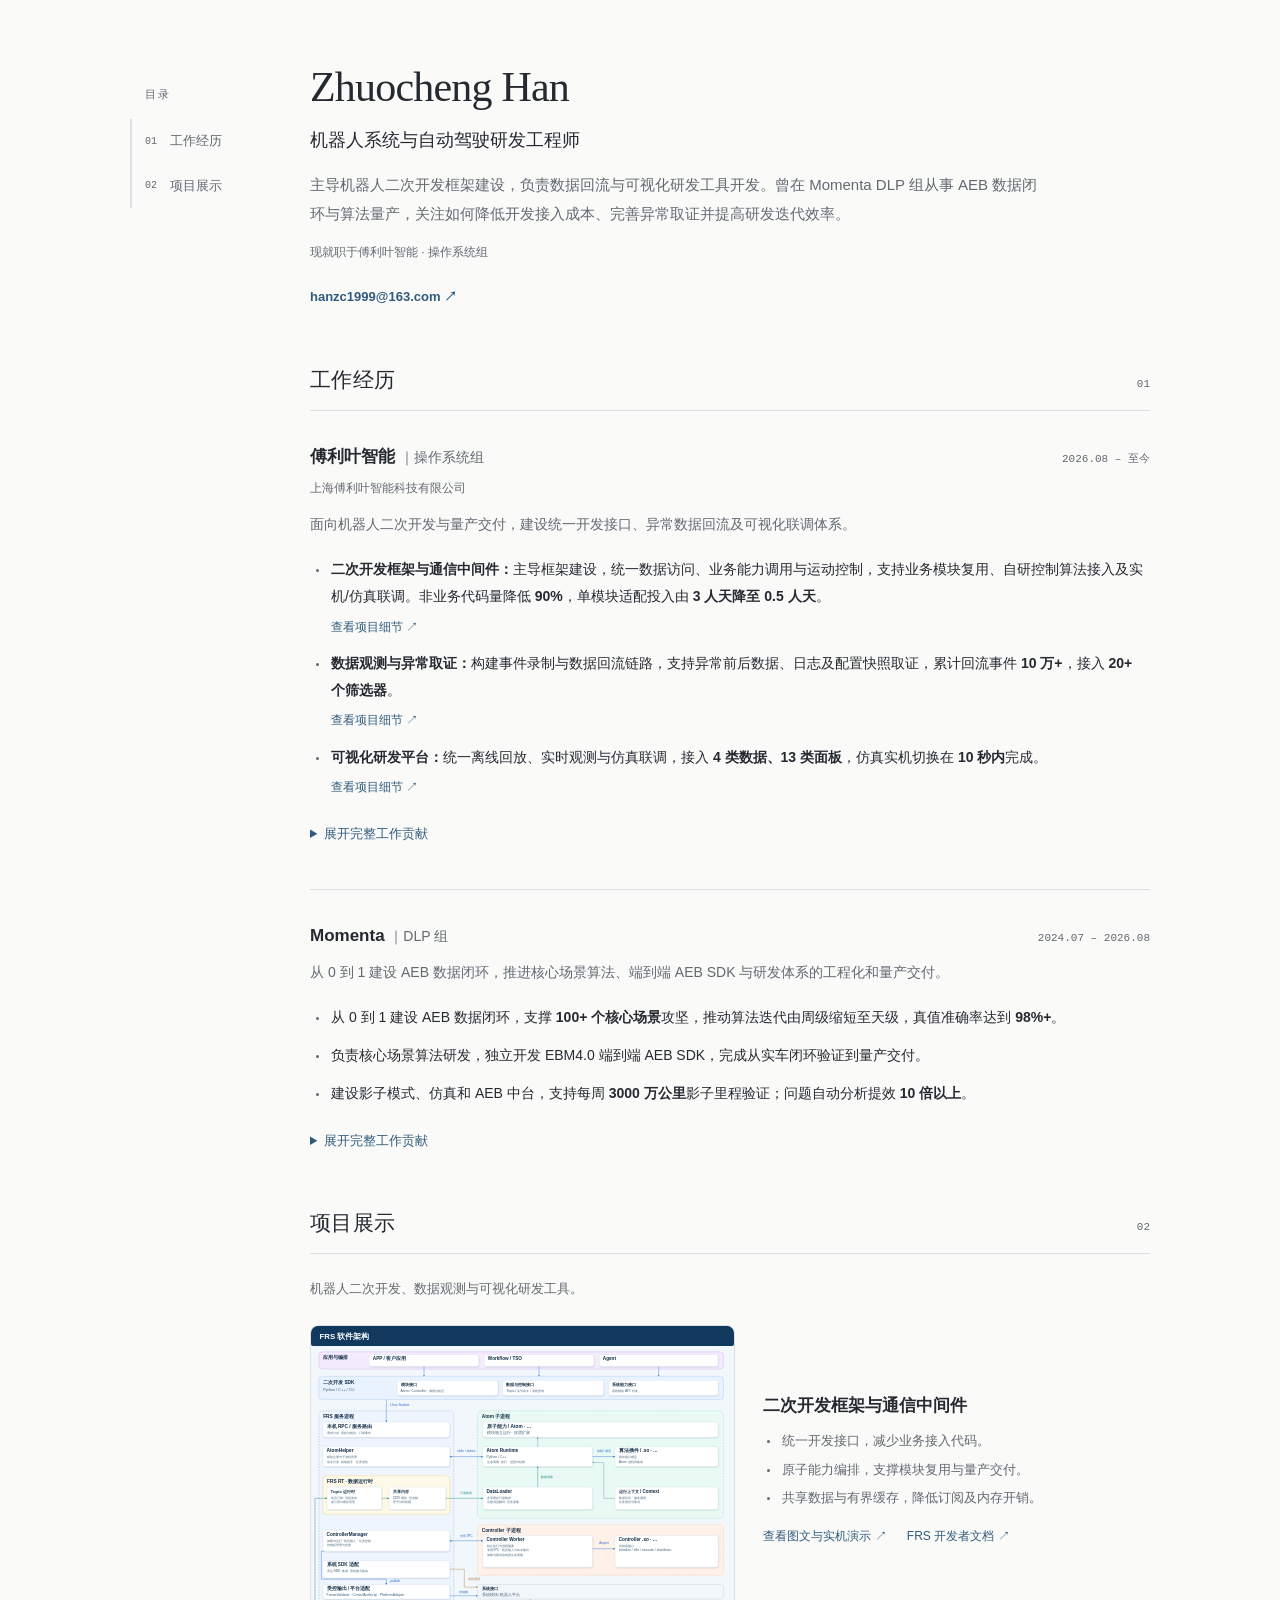
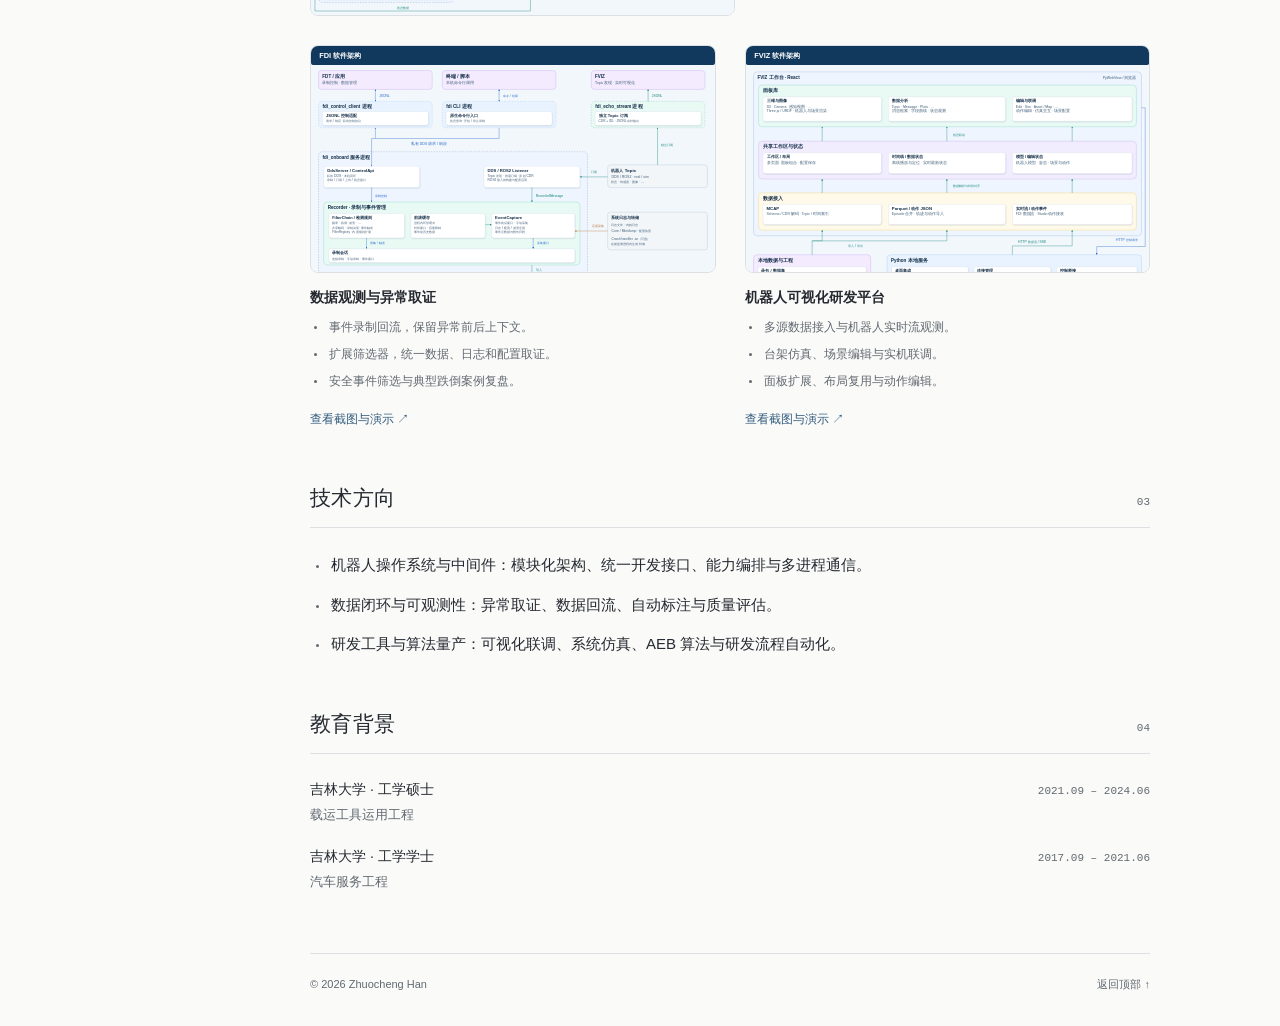
<file: index.html>
<!doctype html>
<html lang="zh-CN">
<head>
  <meta charset="utf-8">
  <meta name="viewport" content="width=device-width, initial-scale=1">
  <meta name="color-scheme" content="light dark">
  <title>Zhuocheng Han｜机器人系统与自动驾驶研发</title>
  <meta name="description" content="Zhuocheng Han，机器人系统与自动驾驶研发工程师。二次开发框架、数据观测与异常取证、可视化研发平台，以及 Momenta AEB 数据闭环与量产经历。">
  <meta property="og:title" content="Zhuocheng Han｜机器人系统与自动驾驶研发">
  <meta property="og:description" content="Zhuocheng Han，机器人系统与自动驾驶研发工程师。二次开发框架、数据观测与异常取证、可视化研发平台，以及 Momenta AEB 数据闭环与量产经历。">
  <meta property="og:type" content="website">
  <link rel="icon" href="favicon.svg" type="image/svg+xml">
  <link rel="stylesheet" href="style.css?v=20261110">
  <script src="navigation.js" defer></script>
<link rel="canonical" href="https://ganboyu1999.github.io/">
<meta property="og:locale" content="zh_CN">
<meta property="og:url" content="https://ganboyu1999.github.io/">
</head>
<body id="top" class="home">
  <a class="skip-link" href="#main">跳到正文</a>
  <header class="hero"><div class="hero-copy">
<h1>Zhuocheng Han</h1>
<p class="subtitle">机器人系统与自动驾驶研发工程师</p>
<p class="hero-about">主导机器人二次开发框架建设，负责数据回流与可视化研发工具开发。曾在 Momenta DLP 组从事 AEB 数据闭环与算法量产，关注如何降低开发接入成本、完善异常取证并提高研发迭代效率。</p>
<p class="current-role">现就职于傅利叶智能 · 操作系统组</p>
<div class="hero-links">
<a class="primary-link" href="mailto:hanzc1999@163.com" aria-label="通过邮件联系：hanzc1999@163.com">hanzc1999@163.com <span aria-hidden="true">↗</span></a>
</div>
</div></header>
<nav class="side-nav" aria-label="页面目录">
  <p class="directory-title">目录</p>
  <a href="#experience"><span aria-hidden="true">01</span>工作经历</a>
  <a href="#works"><span aria-hidden="true">02</span>项目展示</a>
</nav>
<details class="mobile-directory">
  <summary>目录 <span aria-hidden="true">≡</span></summary>
  <nav aria-label="页面目录">
    <a href="#experience"><span aria-hidden="true">01</span>工作经历</a>
    <a href="#works"><span aria-hidden="true">02</span>项目展示</a>
  </nav>
</details>
<main id="main"><section id="experience" aria-labelledby="experience-title"><div class="section-heading">
<h2 id="experience-title">工作经历</h2>
<span class="section-number" aria-hidden="true">01</span>
</div>
<article class="experience"><div class="experience-heading">
<h3>傅利叶智能 <span class="team">｜操作系统组</span>
</h3>
<span class="date">2026.08 – 至今</span>
</div>
<p class="company-full">上海傅利叶智能科技有限公司</p>
<p>面向机器人二次开发与量产交付，建设统一开发接口、异常数据回流及可视化联调体系。</p>
<ul class="experience-summary">
<li id="development-framework">
<strong>二次开发框架与通信中间件：</strong>主导框架建设，统一数据访问、业务能力调用与运动控制，支持业务模块复用、自研控制算法接入及实机/仿真联调。非业务代码量降低 <strong>90%</strong>，单模块适配投入由 <strong>3 人天降至 0.5 人天</strong>。<a class="experience-project-link" href="frs.html">查看项目细节 <span aria-hidden="true">↗</span></a>
</li>
<li id="data-observability">
<strong>数据观测与异常取证：</strong>构建事件录制与数据回流链路，支持异常前后数据、日志及配置快照取证，累计回流事件 <strong>10 万+</strong>，接入 <strong>20+ 个筛选器</strong>。<a class="experience-project-link" href="fdi.html">查看项目细节 <span aria-hidden="true">↗</span></a>
</li>
<li id="visual-workbench">
<strong>可视化研发平台：</strong>统一离线回放、实时观测与仿真联调，接入 <strong>4 类数据、13 类面板</strong>，仿真实机切换在 <strong>10 秒内</strong>完成。<a class="experience-project-link" href="fviz.html">查看项目细节 <span aria-hidden="true">↗</span></a>
</li>
</ul>
<details class="experience-details"><summary>展开完整工作贡献</summary><div class="details-content">
<h4>二次开发框架与通信中间件</h4>
<ul>
<li><strong>降低二次开发门槛：</strong>主导框架设计与开发，统一机器人数据、业务能力及运动控制接口，将通信接入、运行管理和异常处理从业务逻辑中抽离，非业务代码量降低 <strong>90%</strong>。</li>
<li><strong>提高模块复用与交付效率：</strong>建设可独立开发、部署和组合调用的原子能力体系，统一模块启动、任务执行、状态查询与退出管理，支撑 GR3/GRW 等项目量产交付，单模块适配投入由 <strong>3 人天降至 0.5 人天</strong>。</li>
<li><strong>支持自研运动算法接入：</strong>建设控制器接入与管理机制，支持用户自主开发运动控制算法，统一控制器运行、切换和停止流程，完成自研控制器与内置运控之间的控制权交接。</li>
<li><strong>完善任务执行与问题追溯：</strong>贯通任务发起、受理、进度报告及结果查询，支持执行记录留存和异常追踪，提高多模块协作与复杂任务联调效率。</li>
<li><strong>减少重复数据接入成本：</strong>建设共享数据访问与有界缓存机制，支持多个模块复用订阅及缓存资源，并按使用需求建立和回收，内存使用效率提升 <strong>20%–30%</strong>。</li>
<li><strong>提高跨环境研发效率：</strong>统一实机与仿真的开发接口，支持业务模块和控制算法在不同环境中接入、验证与联调，减少重复适配及研发过程对实机的依赖。</li>
</ul>
<h4>数据观测与异常取证</h4>
<ul>
<li>
<strong>补齐异常发生前后的证据：</strong>构建 DDS 采集、环形前滚缓存与 MCAP 录制链路，解耦数据接收、录制和上传，支持异常事件取证及训练数据采集，累计录制回流事件 <strong>10 万+</strong>。</li>
<li>
<strong>降低业务事件接入成本：</strong>设计统一接口、独立配置的可扩展筛选器架构，支持业务模块自行开发筛选器，自动收集事件前后数据、日志和配置快照，并支持异步上传、失败重试与重启恢复，已接入 <strong>20+ 个筛选器</strong>。</li>
<li>
<strong>为机器人安全功能提供真实数据：</strong>开发摔倒、急停等安全类筛选器，回流召回率 <strong>100%</strong>、准确率 <strong>99%</strong>，累计回流真实摔倒数据 <strong>300+ 条</strong>，支撑问题回溯、执行器与运控算法安全保护功能的开发测试，以及版本准出和客户交付。</li>
</ul>
<h4>可视化研发平台</h4>
<ul>
<li>
<strong>支撑跨团队联动定位问题：</strong>设计开发机器人可视化研发工作台，统一离线回放与实时观测，接入 MCAP、Parquet、运动学轨迹和实时流 <strong>4 类数据</strong>，实现 3D 状态、曲线、图像和消息联动分析，服务系统、感知、导航及运控团队。</li>
<li>
<strong>降低二次开发联调对实机的依赖：</strong>实现机器人系统级台架仿真、场景编辑及仿真实机快速切换，为二开用户提供可视化开发与联调环境，仿真实机切换在 <strong>10 秒内</strong>完成。</li>
<li>
<strong>支持团队扩展和复用研发工具：</strong>实现插件化面板架构和布局复用，支持二开用户自定义面板，已接入运控、感知、FK/IK 动作编辑等 <strong>13 类功能面板</strong>。</li>
</ul>
</div></details></article><article class="experience"><div class="experience-heading">
<h3>Momenta <span class="team">｜DLP 组</span>
</h3>
<span class="date">2024.07 – 2026.08</span>
</div>
<p>从 0 到 1 建设 AEB 数据闭环，推进核心场景算法、端到端 AEB SDK 与研发体系的工程化和量产交付。</p>
<ul class="experience-summary">
<li>从 0 到 1 建设 AEB 数据闭环，支撑 <strong>100+ 个核心场景</strong>攻坚，推动算法迭代由周级缩短至天级，真值准确率达到 <strong>98%+</strong>。</li>
<li>负责核心场景算法研发，独立开发 EBM4.0 端到端 AEB SDK，完成从实车闭环验证到量产交付。</li>
<li>建设影子模式、仿真和 AEB 中台，支持每周 <strong>3000 万公里</strong>影子里程验证；问题自动分析提效 <strong>10 倍以上</strong>。</li>
</ul>
<details class="experience-details"><summary>展开完整工作贡献</summary><div class="details-content">
<h4>数据闭环</h4>
<ul>
<li>
<strong>搭建 AEB 数据闭环：</strong>从0到1搭建AEB数据闭环体系，支撑 <strong>100+ 个核心场景</strong>攻坚落地，项目在公司内部 <strong>2 次</strong>获得飞轮悬赏令。</li>
<li>
<strong>提高真值生成效率：</strong>构建自车轨迹、自车刹车轨迹及物体未来轨迹预测，实现全场景 AEB 真值自动生成，支持规控算法迭代及 E2E/RTR/IHC 模型训练，产线自动化率达到 <strong>90%+</strong>、真值准确率达到 <strong>98%+</strong>。</li>
<li>
<strong>加速有效数据积累与算法迭代：</strong>建设高质量 AEB 制动数据产线，累计挖掘触发 bag <strong>1100 万+</strong>、单日回流 <strong>3 万+</strong>，推动算法迭代由<strong>周级缩短至天级</strong>，有效数据积累效率提升 <strong>2 个量级</strong>。</li>
<li>
<strong>降低数据标注成本：</strong>累计自动标注 AEB 黄金数据 <strong>500 万+</strong>，覆盖 <strong>20 亿公里</strong>影子里程，提供 CFAM/DAM/TAM 等指标；标注准确率 <strong>90%+</strong>，节省 <strong>80%+</strong> 标注成本。</li>
</ul>
<h4>算法研发</h4>
<ul>
<li>
<strong>完善核心场景 AEB 能力：</strong>负责动物、通用障碍物、三轮车等场景开发，结合规则与模型优化性能，CPD 达到 <strong>100+</strong>、CFAM 达到 <strong>800+</strong>；负责雪地 AEB 功能开发与整体性能优化，改善核心场景正误报表现和刹停性能。</li>
<li>
<strong>推动端到端算法量产：</strong>独立开发 EBM4.0 版本 E2E AEB SDK，解决工程接入问题，完成从实车闭环验证到量产交付。</li>
</ul>
<h4>研发体系与中台建设</h4>
<ul>
<li>
<strong>打通版本验证与迭代链路：</strong>建设 AEB 热更新影子模式研发体系，连接编译、部署测试、数据回流、自动标注、性能看板、仿真回刷与发版，实现每周 <strong>3000 万公里</strong>影子里程验证；建设评测集、指标和仿真工具，推动仿真实车一致性达到 <strong>90%+</strong>。</li>
<li>
<strong>提高问题分析与流转效率：</strong>开发 Agent 自动分析重点案例和路测上报问题并完成流转，自动分析准确率 <strong>70%+</strong>，提效 <strong>10 倍以上</strong>。</li>
<li>
<strong>建设 AEB 研发协作中台：</strong>作为中台负责人开发全链路工具与 Agent，建设技能仓库并接入 BOT；搭建 FO 平台，集成影子准出、实车看板、数据生产、媒体监控、人工标注、一键训练和版本管理，支持产品、测试等团队协作。</li>
</ul>
</div></details></article></section><section id="works" aria-labelledby="works-title"><div class="section-heading">
<h2 id="works-title">项目展示</h2>
<span class="section-number" aria-hidden="true">02</span>
</div>
<p class="section-note">机器人二次开发、数据观测与可视化研发工具。</p>
<div class="works-grid">
<article class="work-item" id="work-frs">
<a class="work-image-link" href="frs.html#project-works" aria-label="查看二次开发框架图文介绍"><img class="work-image" src="assets/frs-module-integration.svg?v=20261110" width="3200" height="2180" loading="lazy" alt="FRS 二次开发 SDK、模块运行框架与 RT，包含共享内存、插件集成和进程边界"></a>
<div>
<h3><a href="frs.html">二次开发框架与通信中间件</a></h3>
<ul class="work-points"><li>统一开发接口，减少业务接入代码。</li><li>原子能力编排，支撑模块复用与量产交付。</li><li>共享数据与有界缓存，降低订阅及内存开销。</li></ul>
<a href="frs.html#project-works">查看图文与实机演示 <span aria-hidden="true">↗</span></a>
<a class="work-doc-link" href="frs/">FRS 开发者文档 <span aria-hidden="true">↗</span></a>
</div></article><article class="work-item" id="work-fdi">
<a class="work-image-link" href="fdi.html#project-works" aria-label="查看数据观测与异常取证项目展示"><img class="work-image" src="assets/fdi-software-architecture.svg?v=20261110" width="3200" height="2630" loading="lazy" alt="FDI 控制、事件录制、实时流与上传架构"></a>
<div>
<h3><a href="fdi.html">数据观测与异常取证</a></h3>
<ul class="work-points"><li>事件录制回流，保留异常前后上下文。</li><li>扩展筛选器，统一数据、日志和配置取证。</li><li>安全事件筛选与典型跌倒案例复盘。</li></ul>
<a href="fdi.html#project-works">查看截图与演示 <span aria-hidden="true">↗</span></a>
</div></article><article class="work-item" id="work-fviz">
<a class="work-image-link" href="fviz.html#project-works" aria-label="查看机器人可视化研发平台项目展示"><img class="work-image" src="assets/fviz-software-architecture.svg?v=20261110" width="3200" height="2680" loading="lazy" alt="FVIZ 工作台、本地服务及机器人数据与控制链路架构"></a>
<div>
<h3><a href="fviz.html">机器人可视化研发平台</a></h3>
<ul class="work-points"><li>多源数据接入与机器人实时流观测。</li><li>台架仿真、场景编辑与实机联调。</li><li>面板扩展、布局复用与动作编辑。</li></ul>
<a href="fviz.html#project-works">查看截图与演示 <span aria-hidden="true">↗</span></a>
</div></article>
</div></section><section aria-labelledby="技术方向-title"><div class="section-heading">
<h2 id="技术方向-title">技术方向</h2>
<span class="section-number" aria-hidden="true">03</span>
</div>
<ul>
<li>机器人操作系统与中间件：模块化架构、统一开发接口、能力编排与多进程通信。</li>
<li>数据闭环与可观测性：异常取证、数据回流、自动标注与质量评估。</li>
<li>研发工具与算法量产：可视化联调、系统仿真、AEB 算法与研发流程自动化。</li>
</ul></section><section aria-labelledby="教育背景-title"><div class="section-heading">
<h2 id="教育背景-title">教育背景</h2>
<span class="section-number" aria-hidden="true">04</span>
</div>
<div class="education">
<div class="experience-heading">
<h3>吉林大学 · 工学硕士</h3>
<span class="date">2021.09 – 2024.06</span>
</div>
<p>载运工具运用工程</p>
</div>
<div class="education">
<div class="experience-heading">
<h3>吉林大学 · 工学学士</h3>
<span class="date">2017.09 – 2021.06</span>
</div>
<p>汽车服务工程</p>
</div></section></main>
  <footer><span>© 2026 Zhuocheng Han</span><a href="#top">返回顶部 ↑</a></footer>
</body>
</html>
</file>
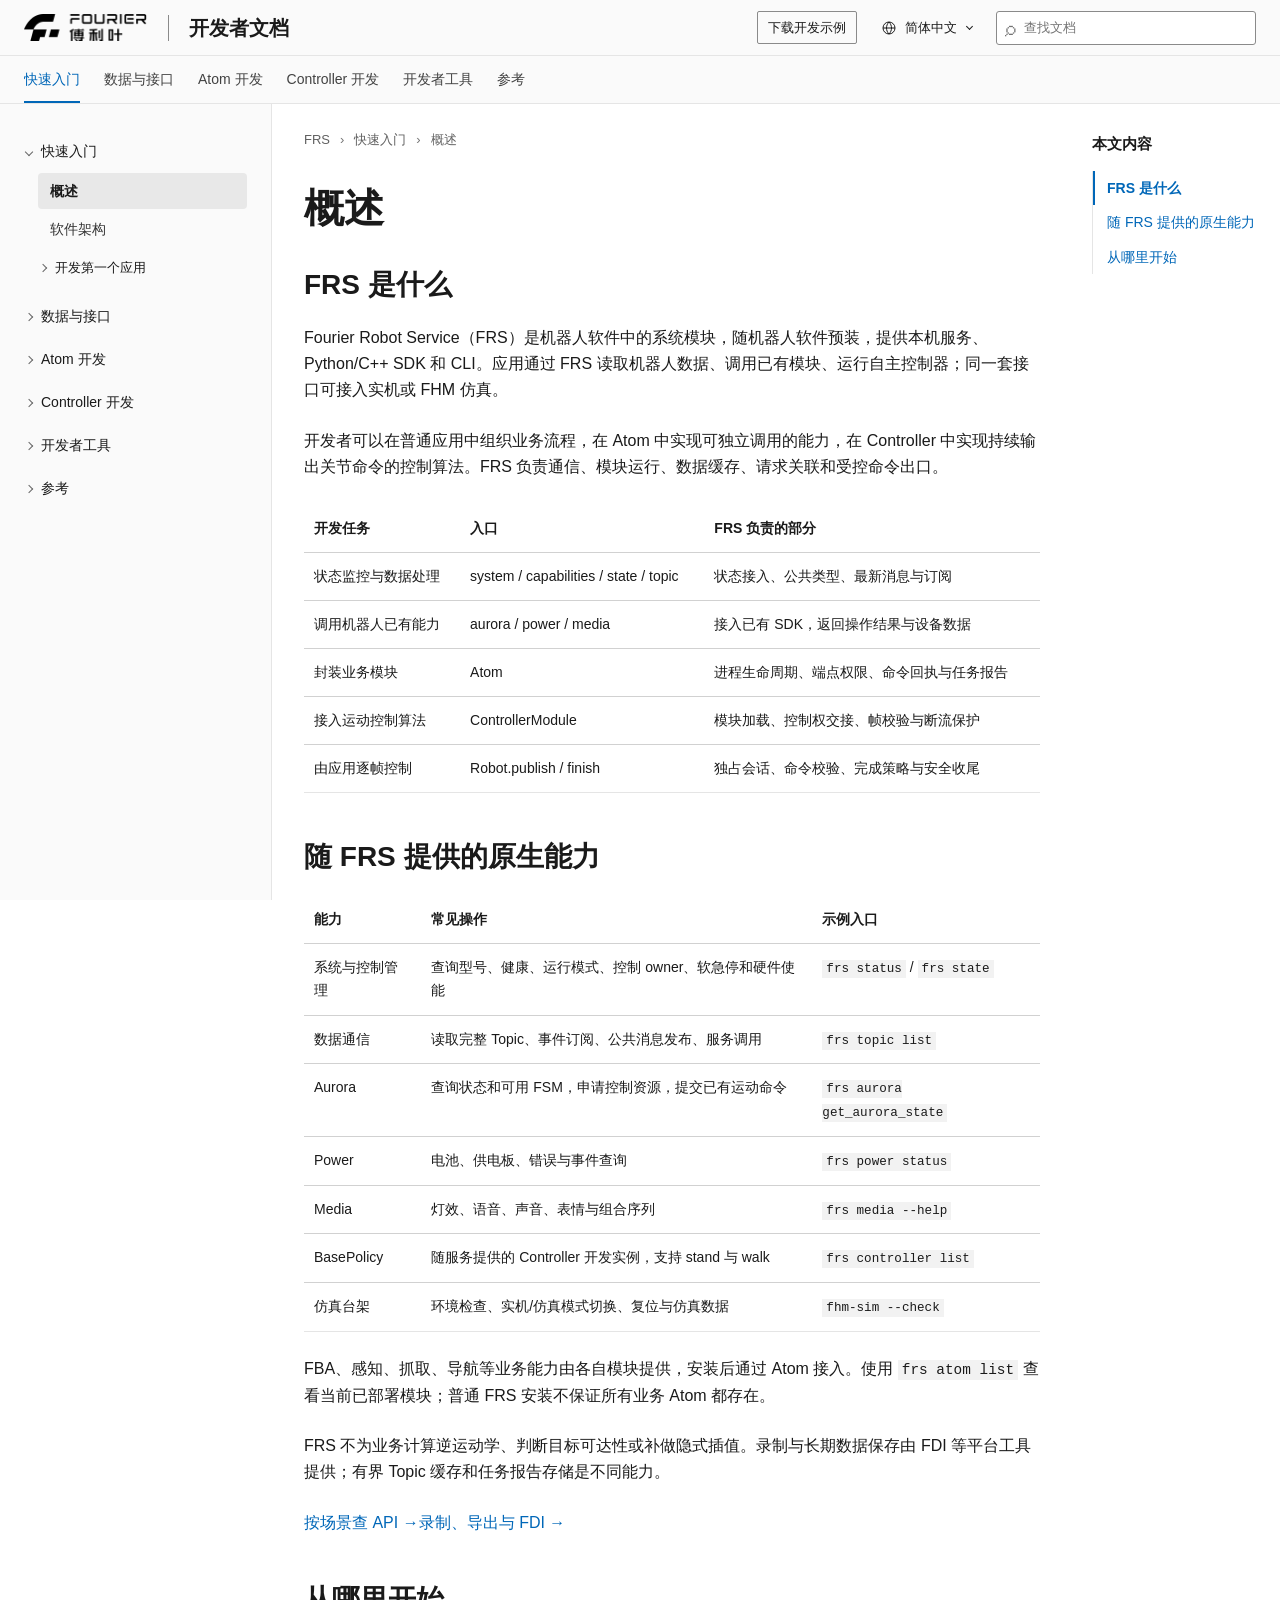
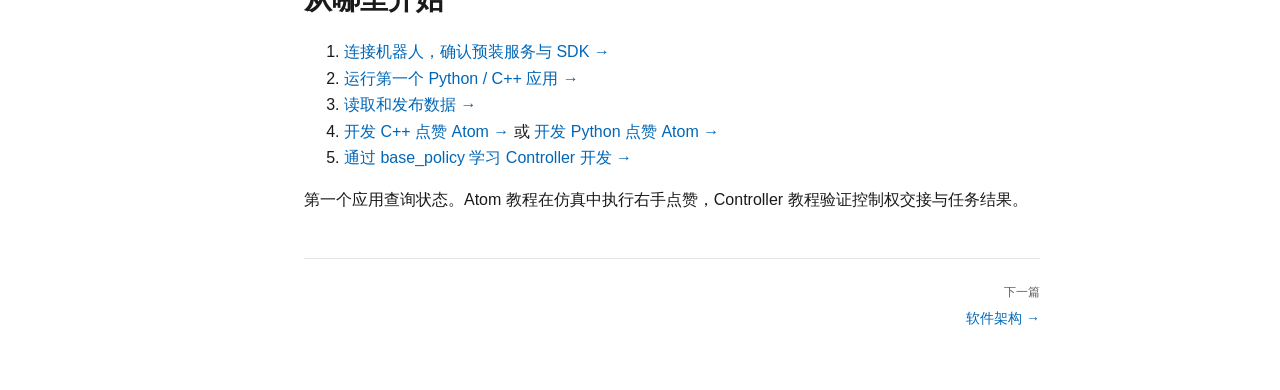
<file: frs/index.html>
<!doctype html>
<html lang="zh-CN">
<head>
  <meta charset="utf-8">
  <meta name="viewport" content="width=device-width, initial-scale=1">
  <meta name="description" content="Fourier Robot Service 开发者指南：Python/C++ SDK、Topic、Atom、控制器和 FHM 仿真。">
  <title>FRS 开发者文档</title>
  <link rel="icon" href="../favicon.svg" type="image/svg+xml">
  <link rel="stylesheet" href="style.css?v=20261110">
  <script defer src="content.js?v=20261110-original-modules"></script>
  <script defer src="app.js?v=20261110"></script>
  <script defer src="editor-config.js"></script>
  <script defer src="editor.js"></script>
  <link rel="canonical" href="https://ganboyu1999.github.io/frs/">
</head>
<body>
  <a class="skip-link" href="#main">跳到正文</a>
  <header class="site-header">
    <div class="topbar">
      <a class="brand" href="#overview"><img src="assets/fourier-logo.png" alt="傅利叶"></a>
      <a class="header-label" href="#overview">开发者文档</a>
      <div class="header-actions">
        <a class="source-download" href="downloads/frs-examples.zip" download title="下载 FRS 开发示例"><span class="download-verb">下载</span>开发示例</a>
        <div class="language-picker">
          <button id="language-toggle" class="language-toggle" type="button" aria-label="切换语言，当前为简体中文" aria-controls="language-menu" aria-expanded="false">
            <svg viewBox="0 0 24 24" aria-hidden="true"><circle cx="12" cy="12" r="9"></circle><path d="M3 12h18M12 3c-5 5-5 13 0 18M12 3c5 5 5 13 0 18"></path></svg>
            <span>简体中文</span><span class="language-arrow" aria-hidden="true"></span>
          </button>
          <div id="language-menu" class="language-menu" hidden>
            <button type="button" lang="zh-CN" aria-pressed="true">简体中文<span aria-hidden="true">✓</span></button>
          </div>
        </div>
        <div class="search-box">
          <label class="sr-only" for="search">搜索文档</label>
          <span aria-hidden="true">⌕</span><input id="search" type="search" placeholder="查找文档" autocomplete="off" aria-controls="search-results" aria-expanded="false">
          <div id="search-results" class="search-results" hidden></div>
        </div>
      </div>
      <button id="menu-toggle" class="menu-toggle" type="button" aria-controls="sidebar" aria-expanded="false">目录</button>
    </div>
    <div class="product-bar">
      <nav id="section-navigation" aria-label="文档分类"></nav>
    </div>
  </header>
  <div class="layout">
    <aside id="sidebar" class="sidebar">
      <nav id="navigation" aria-label="文档目录"></nav>
    </aside>
    <main id="main" tabindex="-1">
      <div id="editor-toolbar" class="editor-toolbar" hidden aria-label="正文编辑工具">
        <div class="format-tools">
          <button type="button" data-format="bold" aria-label="加粗"><b>加粗</b></button>
          <button type="button" data-format="italic" aria-label="斜体"><i>斜体</i></button>
          <button type="button" data-format="insertUnorderedList">列表</button>
          <button type="button" id="editor-link">链接</button>
          <button type="button" id="editor-code">代码</button>
          <button type="button" id="editor-image">插图</button>
        </div>
        <div class="save-tools">
          <span id="editor-state" role="status" aria-live="polite"></span>
          <button type="button" id="editor-cancel">取消</button>
          <button type="button" id="editor-save" class="primary-button">保存</button>
        </div>
      </div>
      <div id="lesson"></div><nav id="pagination" aria-label="相邻文档"></nav>
    </main>
    <aside class="toc"><div class="toc-title">本文内容</div><nav id="toc-links" aria-label="本文内容"></nav></aside>
  </div>
  <div id="toast" role="status" aria-live="polite"></div>
  <dialog id="editor-link-dialog" class="editor-dialog">
    <form method="dialog">
      <h2>插入链接</h2>
      <label for="editor-link-url">链接地址</label><input id="editor-link-url" type="text" required placeholder="https://">
      <div class="dialog-actions"><button value="cancel" formnovalidate>取消</button><button value="insert" class="primary-button">插入</button></div>
    </form>
  </dialog>
  <dialog id="editor-image-dialog" class="editor-dialog">
    <form method="dialog">
      <h2>插入图片</h2>
      <label for="editor-image-file">图片文件</label><input id="editor-image-file" type="file" accept="image/png,image/jpeg,image/gif,image/webp" required>
      <label for="editor-image-caption">图注</label><input id="editor-image-caption" type="text">
      <div class="dialog-actions"><button value="cancel" formnovalidate>取消</button><button value="insert" class="primary-button">插入</button></div>
    </form>
  </dialog>
  <noscript>此文档需要 JavaScript。</noscript>
</body>
</html>
</file>
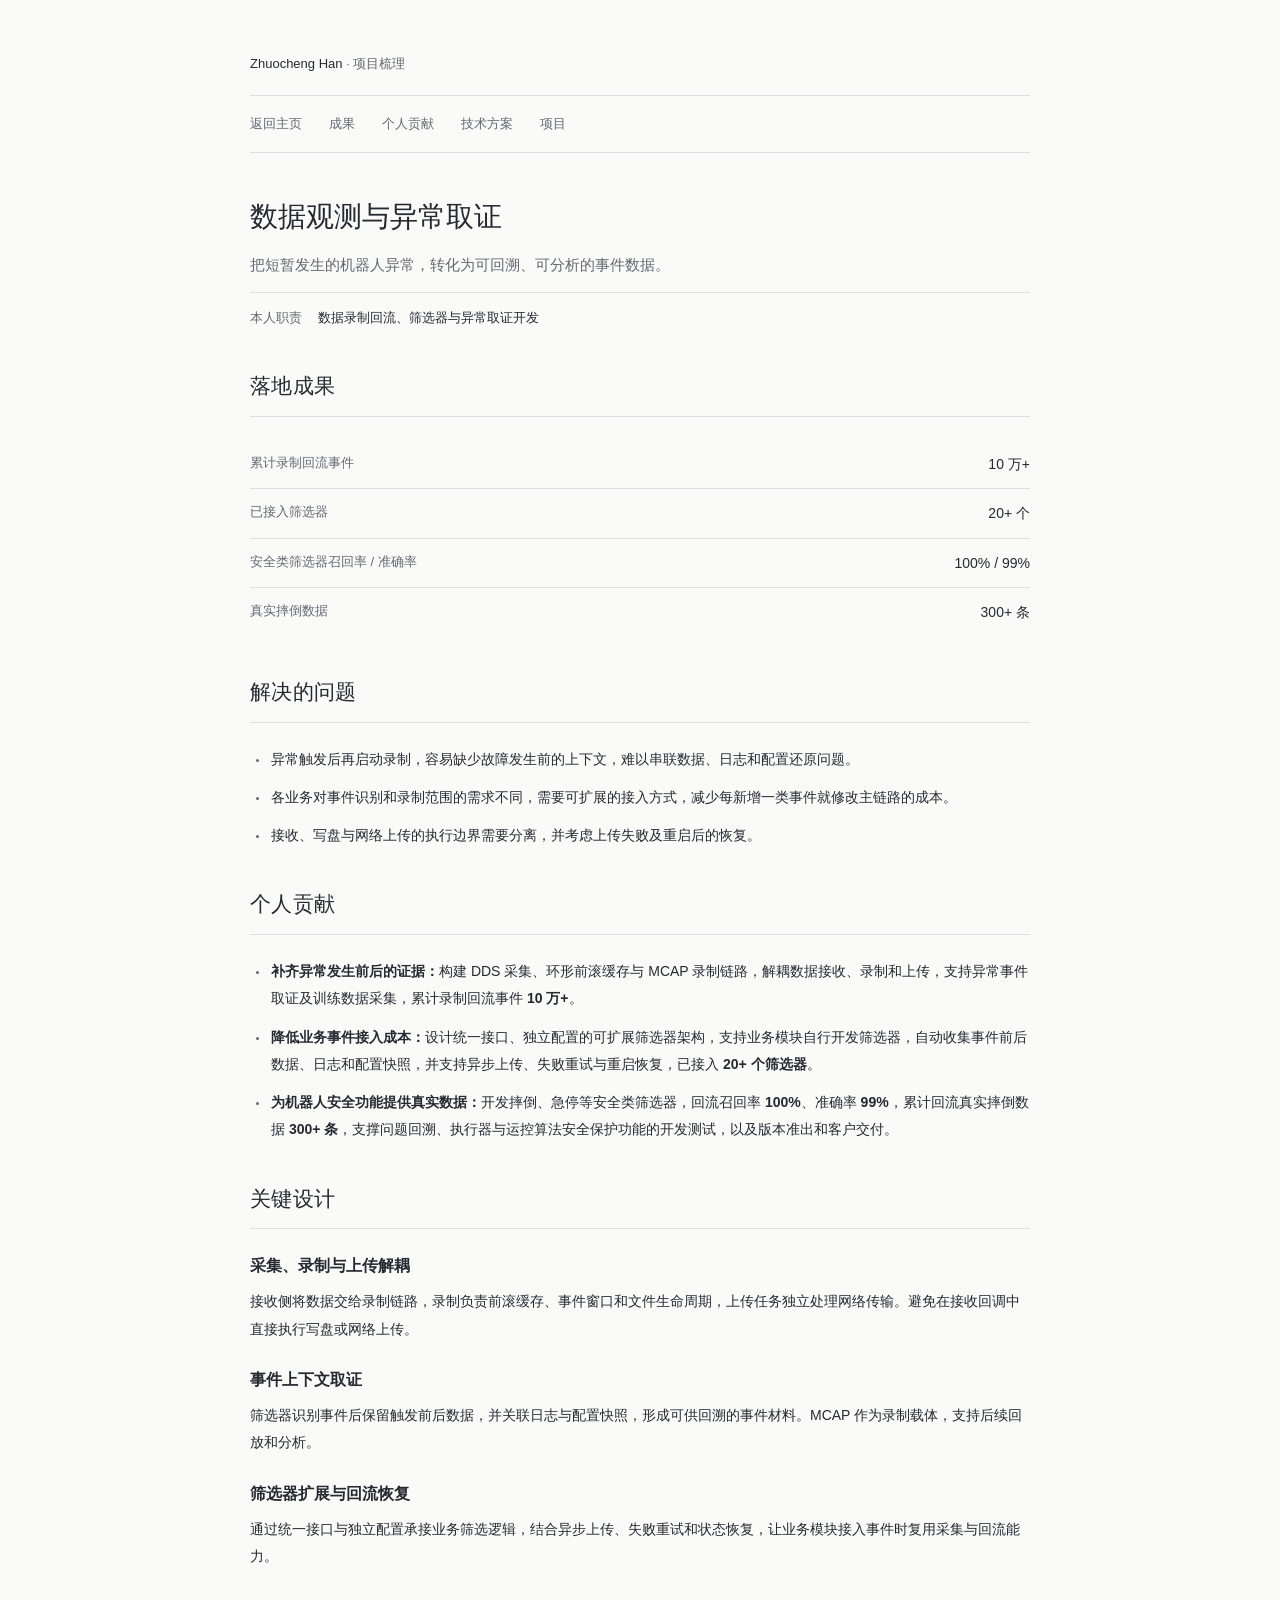
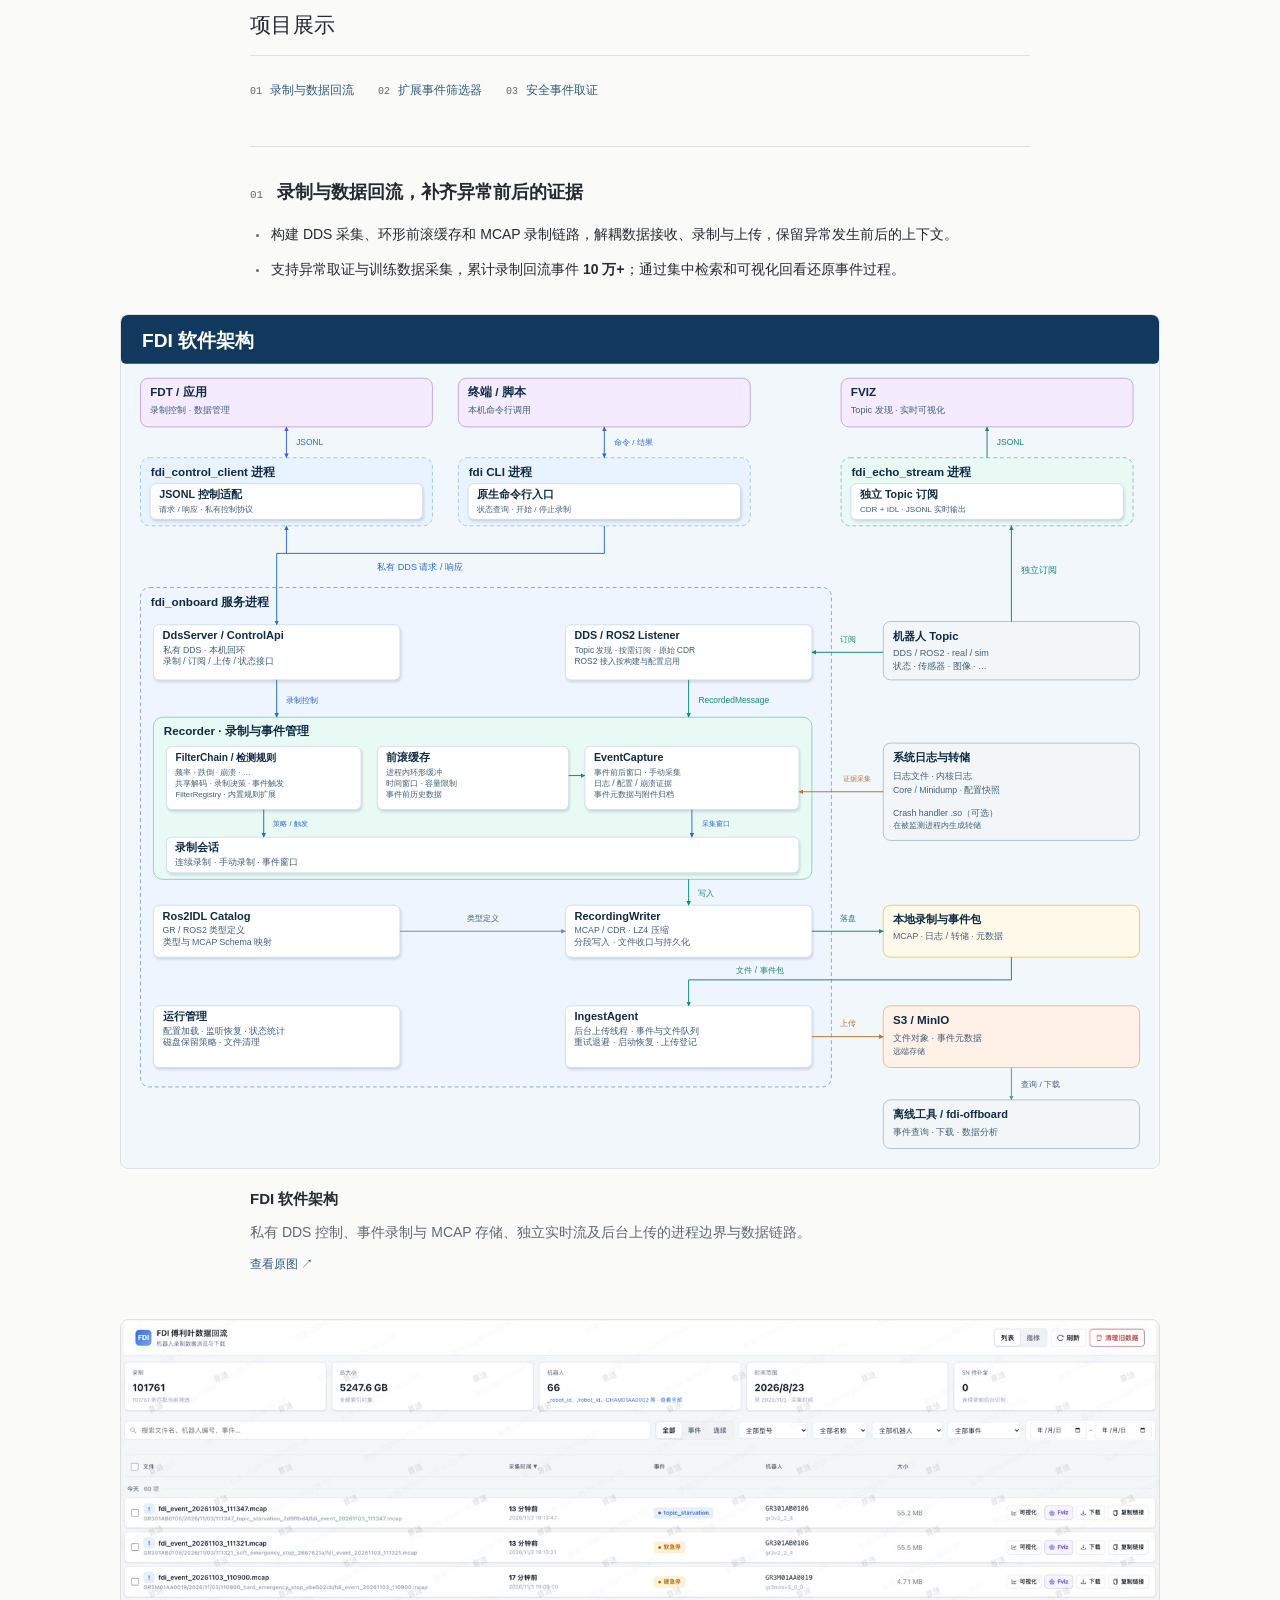
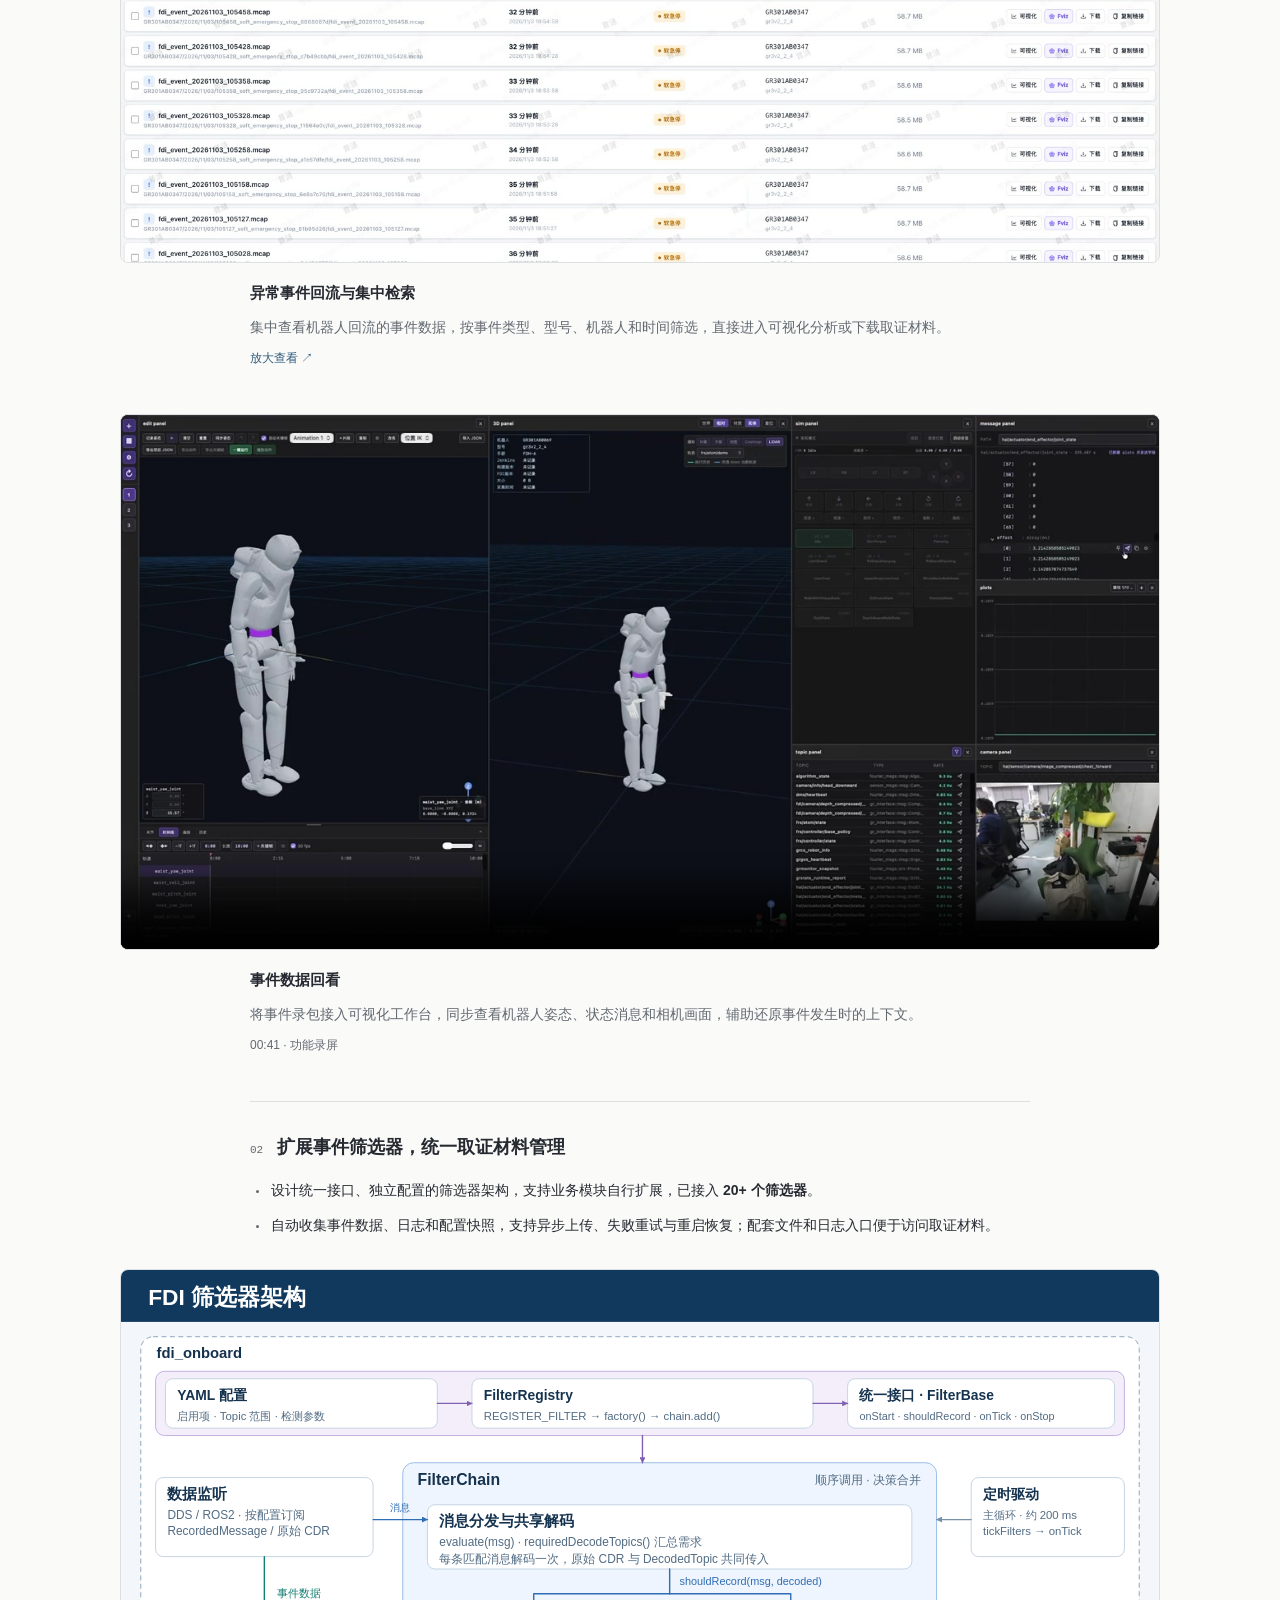
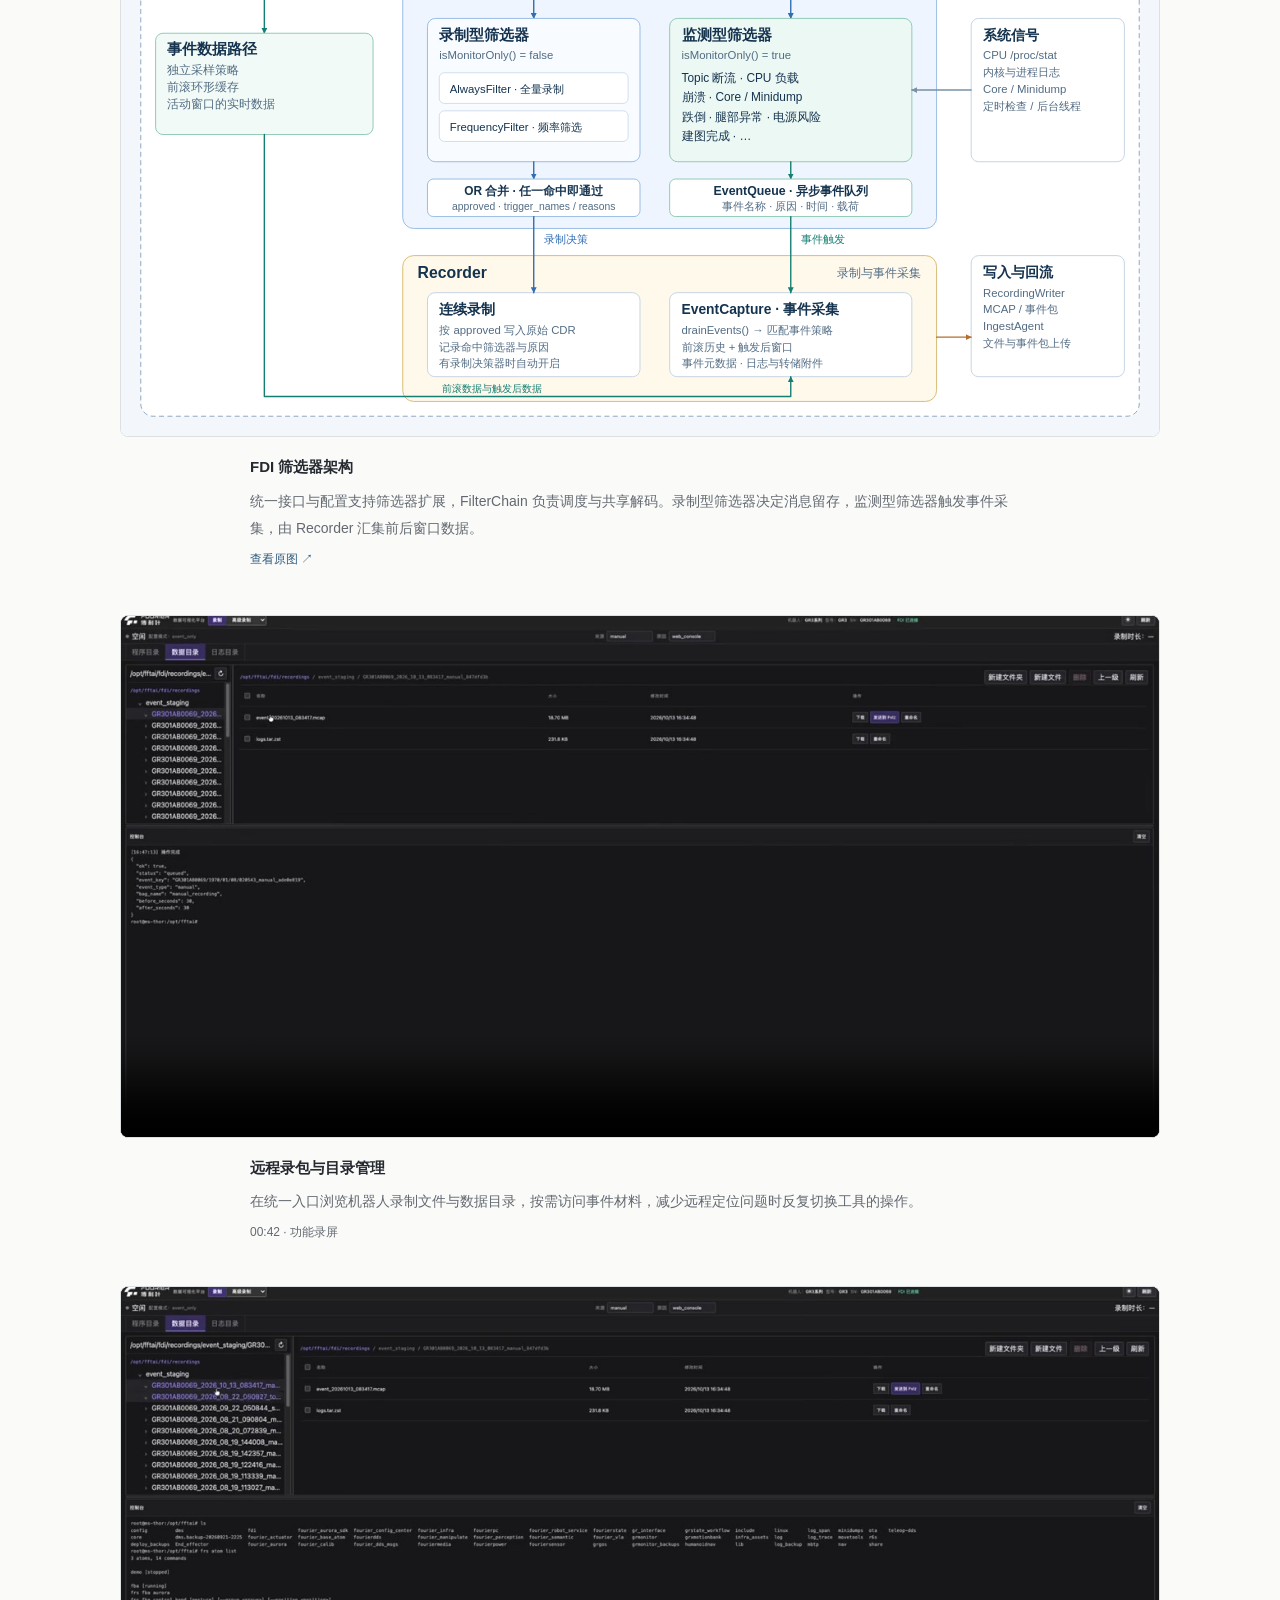
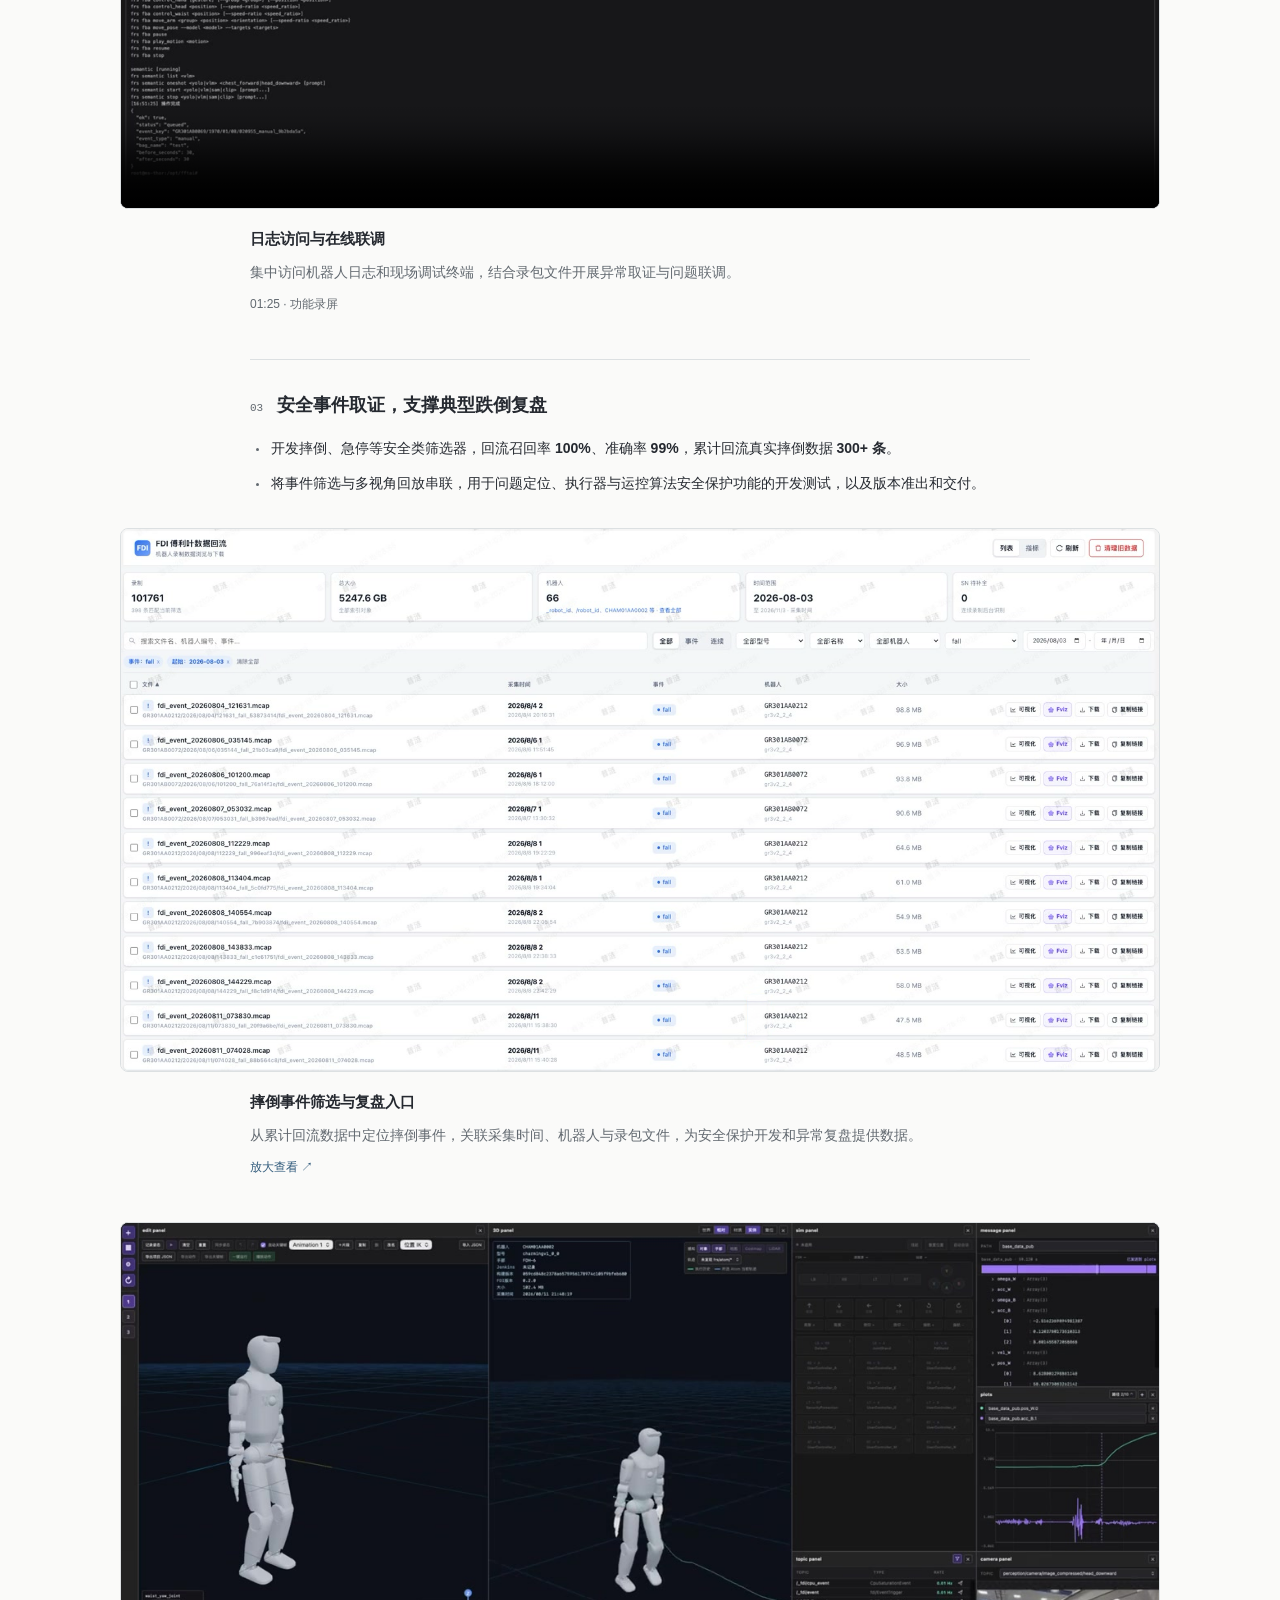
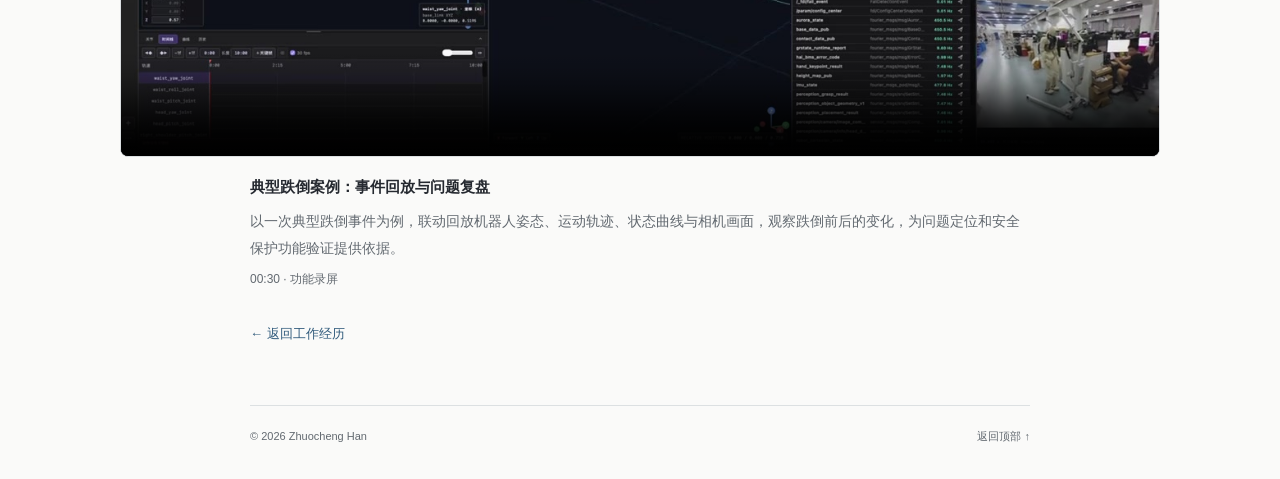
<file: fdi.html>
<!doctype html>
<html lang="zh-CN">
<head>
  <meta charset="utf-8">
  <meta name="viewport" content="width=device-width, initial-scale=1">
  <meta name="color-scheme" content="light dark">
  <title>数据观测与异常取证｜Zhuocheng Han</title>
  <meta name="description" content="把短暂发生的机器人异常，转化为可回溯、可分析的事件数据。">
  <meta property="og:title" content="数据观测与异常取证｜Zhuocheng Han">
  <meta property="og:description" content="把短暂发生的机器人异常，转化为可回溯、可分析的事件数据。">
  <meta property="og:type" content="website">
  <link rel="icon" href="favicon.svg" type="image/svg+xml">
  <link rel="stylesheet" href="style.css?v=20261110">
<link rel="canonical" href="https://ganboyu1999.github.io/fdi.html">
<meta property="og:locale" content="zh_CN">
<meta property="og:url" content="https://ganboyu1999.github.io/fdi.html">
</head>
<body id="top" class="detail-page">
  <a class="skip-link" href="#main">跳到正文</a>
  <header class="detail-header"><p class="site-name"><a href="index.html">Zhuocheng Han</a> · 项目梳理</p>
    </header>
  <nav class="page-nav" aria-label="页面导航"><a href="index.html#experience">返回主页</a><a href="#outcomes">成果</a><a href="#contribution">个人贡献</a><a href="#design">技术方案</a><a href="#project-works">项目</a></nav><main id="main"><div class="project-intro">
<h1>数据观测与异常取证</h1>
<p class="subtitle">把短暂发生的机器人异常，转化为可回溯、可分析的事件数据。</p>
<p class="project-scope"><span>本人职责</span>数据录制回流、筛选器与异常取证开发</p>
</div>
<section id="outcomes" aria-labelledby="outcomes-title"><div class="section-heading"><h2 id="outcomes-title">落地成果</h2></div>
<dl class="results">
<div>
<dt>累计录制回流事件</dt>
<dd>10 万+</dd>
</div>
<div>
<dt>已接入筛选器</dt>
<dd>20+ 个</dd>
</div>
<div>
<dt>安全类筛选器召回率 / 准确率</dt>
<dd>100% / 99%</dd>
</div>
<div>
<dt>真实摔倒数据</dt>
<dd>300+ 条</dd>
</div>
</dl></section><section id="problem" aria-labelledby="problem-title"><div class="section-heading"><h2 id="problem-title">解决的问题</h2></div>
<ul>
<li>异常触发后再启动录制，容易缺少故障发生前的上下文，难以串联数据、日志和配置还原问题。</li>
<li>各业务对事件识别和录制范围的需求不同，需要可扩展的接入方式，减少每新增一类事件就修改主链路的成本。</li>
<li>接收、写盘与网络上传的执行边界需要分离，并考虑上传失败及重启后的恢复。</li>
</ul></section><section id="contribution" aria-labelledby="contribution-title"><div class="section-heading"><h2 id="contribution-title">个人贡献</h2></div>
<ul>
<li>
<strong>补齐异常发生前后的证据：</strong>构建 DDS 采集、环形前滚缓存与 MCAP 录制链路，解耦数据接收、录制和上传，支持异常事件取证及训练数据采集，累计录制回流事件 <strong>10 万+</strong>。</li>
<li>
<strong>降低业务事件接入成本：</strong>设计统一接口、独立配置的可扩展筛选器架构，支持业务模块自行开发筛选器，自动收集事件前后数据、日志和配置快照，并支持异步上传、失败重试与重启恢复，已接入 <strong>20+ 个筛选器</strong>。</li>
<li>
<strong>为机器人安全功能提供真实数据：</strong>开发摔倒、急停等安全类筛选器，回流召回率 <strong>100%</strong>、准确率 <strong>99%</strong>，累计回流真实摔倒数据 <strong>300+ 条</strong>，支撑问题回溯、执行器与运控算法安全保护功能的开发测试，以及版本准出和客户交付。</li>
</ul></section><section id="design" aria-labelledby="design-title"><div class="section-heading"><h2 id="design-title">关键设计</h2></div>
<h3>采集、录制与上传解耦</h3>
<p>接收侧将数据交给录制链路，录制负责前滚缓存、事件窗口和文件生命周期，上传任务独立处理网络传输。避免在接收回调中直接执行写盘或网络上传。</p>
<h3>事件上下文取证</h3>
<p>筛选器识别事件后保留触发前后数据，并关联日志与配置快照，形成可供回溯的事件材料。MCAP 作为录制载体，支持后续回放和分析。</p>
<h3>筛选器扩展与回流恢复</h3>
<p>通过统一接口与独立配置承接业务筛选逻辑，结合异步上传、失败重试和状态恢复，让业务模块接入事件时复用采集与回流能力。</p></section><section id="project-works" aria-labelledby="project-works-title">
<div class="section-heading"><h2 id="project-works-title">项目展示</h2></div>
<nav class="showcase-nav" aria-label="项目展示分组">
<a href="#showcase-recording"><span aria-hidden="true">01</span>录制与数据回流</a>
<a href="#showcase-filters"><span aria-hidden="true">02</span>扩展事件筛选器</a>
<a href="#showcase-safety"><span aria-hidden="true">03</span>安全事件取证</a>
</nav>
<section class="showcase-group" id="showcase-recording" aria-labelledby="showcase-recording-title">
<div class="showcase-group-heading"><span class="showcase-number" aria-hidden="true">01</span><h3 id="showcase-recording-title">录制与数据回流，补齐异常前后的证据</h3></div>
<ul class="showcase-contributions">
<li>构建 DDS 采集、环形前滚缓存和 MCAP 录制链路，解耦数据接收、录制与上传，保留异常发生前后的上下文。</li>
<li>支持异常取证与训练数据采集，累计录制回流事件 <strong>10 万+</strong>；通过集中检索和可视化回看还原事件过程。</li>
</ul>
<figure class="project-showcase">
<a class="diagram-original" href="assets/fdi-software-architecture.svg?v=20261110" target="_blank" rel="noopener" aria-label="查看 FDI 软件架构原图"><img src="assets/fdi-software-architecture.svg?v=20261110" width="3200" height="2630" loading="lazy" alt="私有 DDS 控制、事件录制与 MCAP 存储、独立实时流及后台上传的进程边界与数据链路。"></a>
<figcaption><div><h4>FDI 软件架构</h4><p>私有 DDS 控制、事件录制与 MCAP 存储、独立实时流及后台上传的进程边界与数据链路。</p><a class="diagram-source-link" href="assets/fdi-software-architecture.svg?v=20261110" target="_blank" rel="noopener">查看原图 <span aria-hidden="true">↗</span></a></div></figcaption>
</figure>
<figure class="project-showcase">
        <a class="diagram-original screenshot-original" href="assets/fdi-data-library-clean.png" target="_blank" rel="noopener" aria-label="放大查看异常事件回流与集中检索"><img src="assets/fdi-data-library-clean.png" width="1600" height="836" loading="lazy" alt="数据回流平台的事件列表，包含录制统计、筛选条件、事件标签及可视化入口"></a>
        <figcaption><div><h4>异常事件回流与集中检索</h4><p>集中查看机器人回流的事件数据，按事件类型、型号、机器人和时间筛选，直接进入可视化分析或下载取证材料。</p><a class="diagram-source-link" href="assets/fdi-data-library-clean.png" target="_blank" rel="noopener">放大查看 <span aria-hidden="true">↗</span></a></div></figcaption>
      </figure>
<figure class="project-showcase">
        <video class="showcase-video" controls playsinline preload="none" poster="assets/fdi-event-replay.jpg" width="1262" height="650" aria-label="事件数据回看演示视频">
          <source src="assets/fdi-event-replay.mp4" type="video/mp4">
          <a href="assets/fdi-event-replay.mp4">观看事件数据回看演示视频</a>
        </video>
        <figcaption><div><h4>事件数据回看</h4><p>将事件录包接入可视化工作台，同步查看机器人姿态、状态消息和相机画面，辅助还原事件发生时的上下文。</p><span class="media-caption-meta">00:41 · 功能录屏</span></div></figcaption>
      </figure>
</section>
<section class="showcase-group" id="showcase-filters" aria-labelledby="showcase-filters-title">
<div class="showcase-group-heading"><span class="showcase-number" aria-hidden="true">02</span><h3 id="showcase-filters-title">扩展事件筛选器，统一取证材料管理</h3></div>
<ul class="showcase-contributions">
<li>设计统一接口、独立配置的筛选器架构，支持业务模块自行扩展，已接入 <strong>20+ 个筛选器</strong>。</li>
<li>自动收集事件数据、日志和配置快照，支持异步上传、失败重试与重启恢复；配套文件和日志入口便于访问取证材料。</li>
</ul>
<figure class="project-showcase" id="filter-architecture" aria-labelledby="filter-architecture-title">
<a class="diagram-original" href="assets/fdi-filter-architecture.svg?v=20261110" target="_blank" rel="noopener" aria-label="查看 FDI 筛选器架构原图"><img src="assets/fdi-filter-architecture.svg?v=20261110" width="2100" height="1550" loading="lazy" alt="FDI 筛选器架构：配置注册、统一调度与共享解码，以及录制决策和事件采集两条链路。"></a>
<figcaption><div><h4 id="filter-architecture-title">FDI 筛选器架构</h4><p>统一接口与配置支持筛选器扩展，FilterChain 负责调度与共享解码。录制型筛选器决定消息留存，监测型筛选器触发事件采集，由 Recorder 汇集前后窗口数据。</p><a class="diagram-source-link" href="assets/fdi-filter-architecture.svg?v=20261110" target="_blank" rel="noopener">查看原图 <span aria-hidden="true">↗</span></a></div></figcaption>
</figure>
<figure class="project-showcase">
        <video class="showcase-video" controls playsinline preload="none" poster="assets/fdi-remote-files.jpg" width="1264" height="634" aria-label="远程录包与目录管理演示视频">
          <source src="assets/fdi-remote-files.mp4" type="video/mp4">
          <a href="assets/fdi-remote-files.mp4">观看远程录包与目录管理演示视频</a>
        </video>
        <figcaption><div><h4>远程录包与目录管理</h4><p>在统一入口浏览机器人录制文件与数据目录，按需访问事件材料，减少远程定位问题时反复切换工具的操作。</p><span class="media-caption-meta">00:42 · 功能录屏</span></div></figcaption>
      </figure>
<figure class="project-showcase">
        <video class="showcase-video" controls playsinline preload="none" poster="assets/fdi-remote-debug.jpg" width="1264" height="634" aria-label="日志访问与在线联调演示视频">
          <source src="assets/fdi-remote-debug.mp4" type="video/mp4">
          <a href="assets/fdi-remote-debug.mp4">观看日志访问与在线联调演示视频</a>
        </video>
        <figcaption><div><h4>日志访问与在线联调</h4><p>集中访问机器人日志和现场调试终端，结合录包文件开展异常取证与问题联调。</p><span class="media-caption-meta">01:25 · 功能录屏</span></div></figcaption>
      </figure>
</section>
<section class="showcase-group" id="showcase-safety" aria-labelledby="showcase-safety-title">
<div class="showcase-group-heading"><span class="showcase-number" aria-hidden="true">03</span><h3 id="showcase-safety-title">安全事件取证，支撑典型跌倒复盘</h3></div>
<ul class="showcase-contributions">
<li>开发摔倒、急停等安全类筛选器，回流召回率 <strong>100%</strong>、准确率 <strong>99%</strong>，累计回流真实摔倒数据 <strong>300+ 条</strong>。</li>
<li>将事件筛选与多视角回放串联，用于问题定位、执行器与运控算法安全保护功能的开发测试，以及版本准出和交付。</li>
</ul>
<figure class="project-showcase">
        <a class="diagram-original screenshot-original" href="assets/fdi-event-search-clean.png" target="_blank" rel="noopener" aria-label="放大查看摔倒事件筛选与复盘入口"><img src="assets/fdi-event-search-clean.png" width="1600" height="836" loading="lazy" alt="数据回流平台筛选摔倒事件后的列表，显示事件标签、采集信息和回放入口"></a>
        <figcaption><div><h4>摔倒事件筛选与复盘入口</h4><p>从累计回流数据中定位摔倒事件，关联采集时间、机器人与录包文件，为安全保护开发和异常复盘提供数据。</p><a class="diagram-source-link" href="assets/fdi-event-search-clean.png" target="_blank" rel="noopener">放大查看 <span aria-hidden="true">↗</span></a></div></figcaption>
      </figure>
<figure class="project-showcase" id="typical-fall-case">
        <video class="showcase-video" controls playsinline preload="none" poster="assets/fviz-replay.jpg" width="1266" height="650" aria-label="典型跌倒案例：事件回放与问题复盘视频">
          <source src="assets/fviz-replay.mp4" type="video/mp4">
          <a href="assets/fviz-replay.mp4">观看典型跌倒案例：事件回放与问题复盘视频</a>
        </video>
        <figcaption><div><h4>典型跌倒案例：事件回放与问题复盘</h4><p>以一次典型跌倒事件为例，联动回放机器人姿态、运动轨迹、状态曲线与相机画面，观察跌倒前后的变化，为问题定位和安全保护功能验证提供依据。</p><span class="media-caption-meta">00:30 · 功能录屏</span></div></figcaption>
      </figure>
</section>
</section><p class="back-link"><a href="index.html#experience">← 返回工作经历</a></p>
</main>
  <footer><span>© 2026 Zhuocheng Han</span><a href="#top">返回顶部 ↑</a></footer>
</body>
</html>
</file>
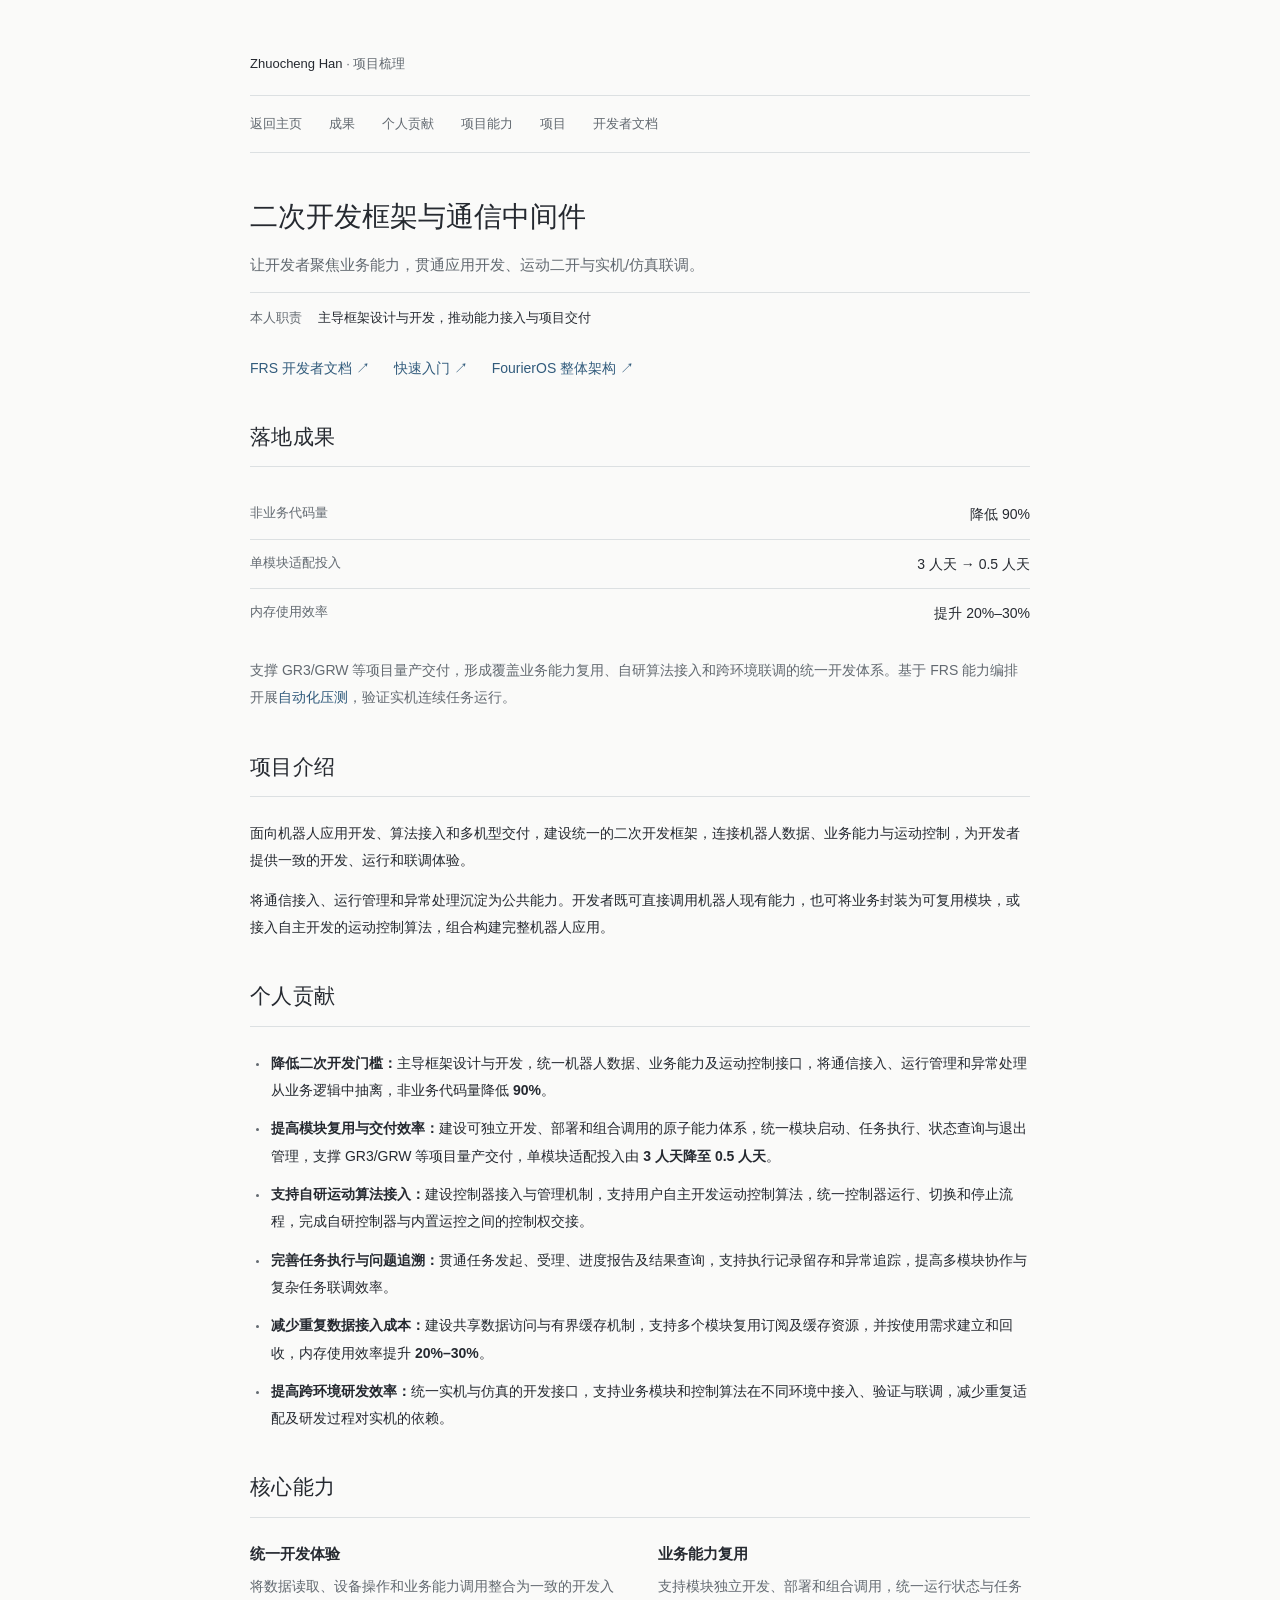
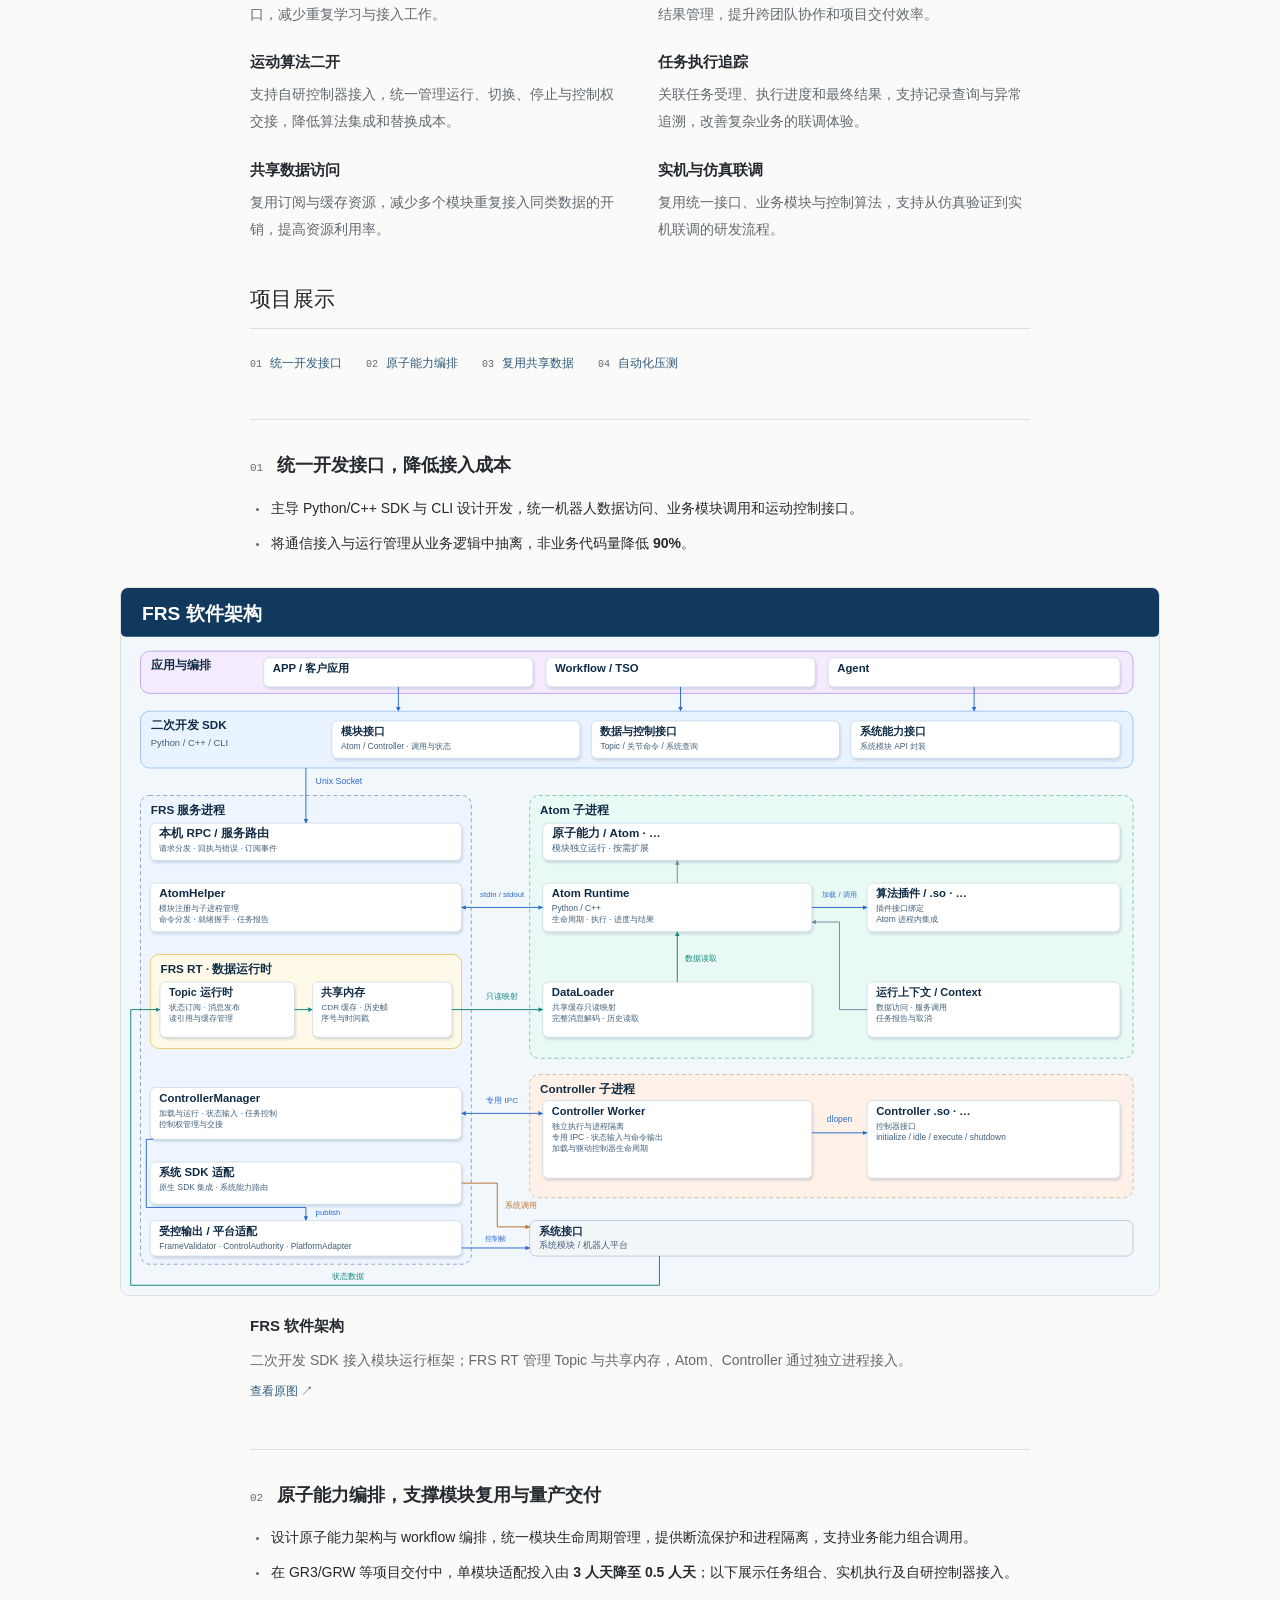
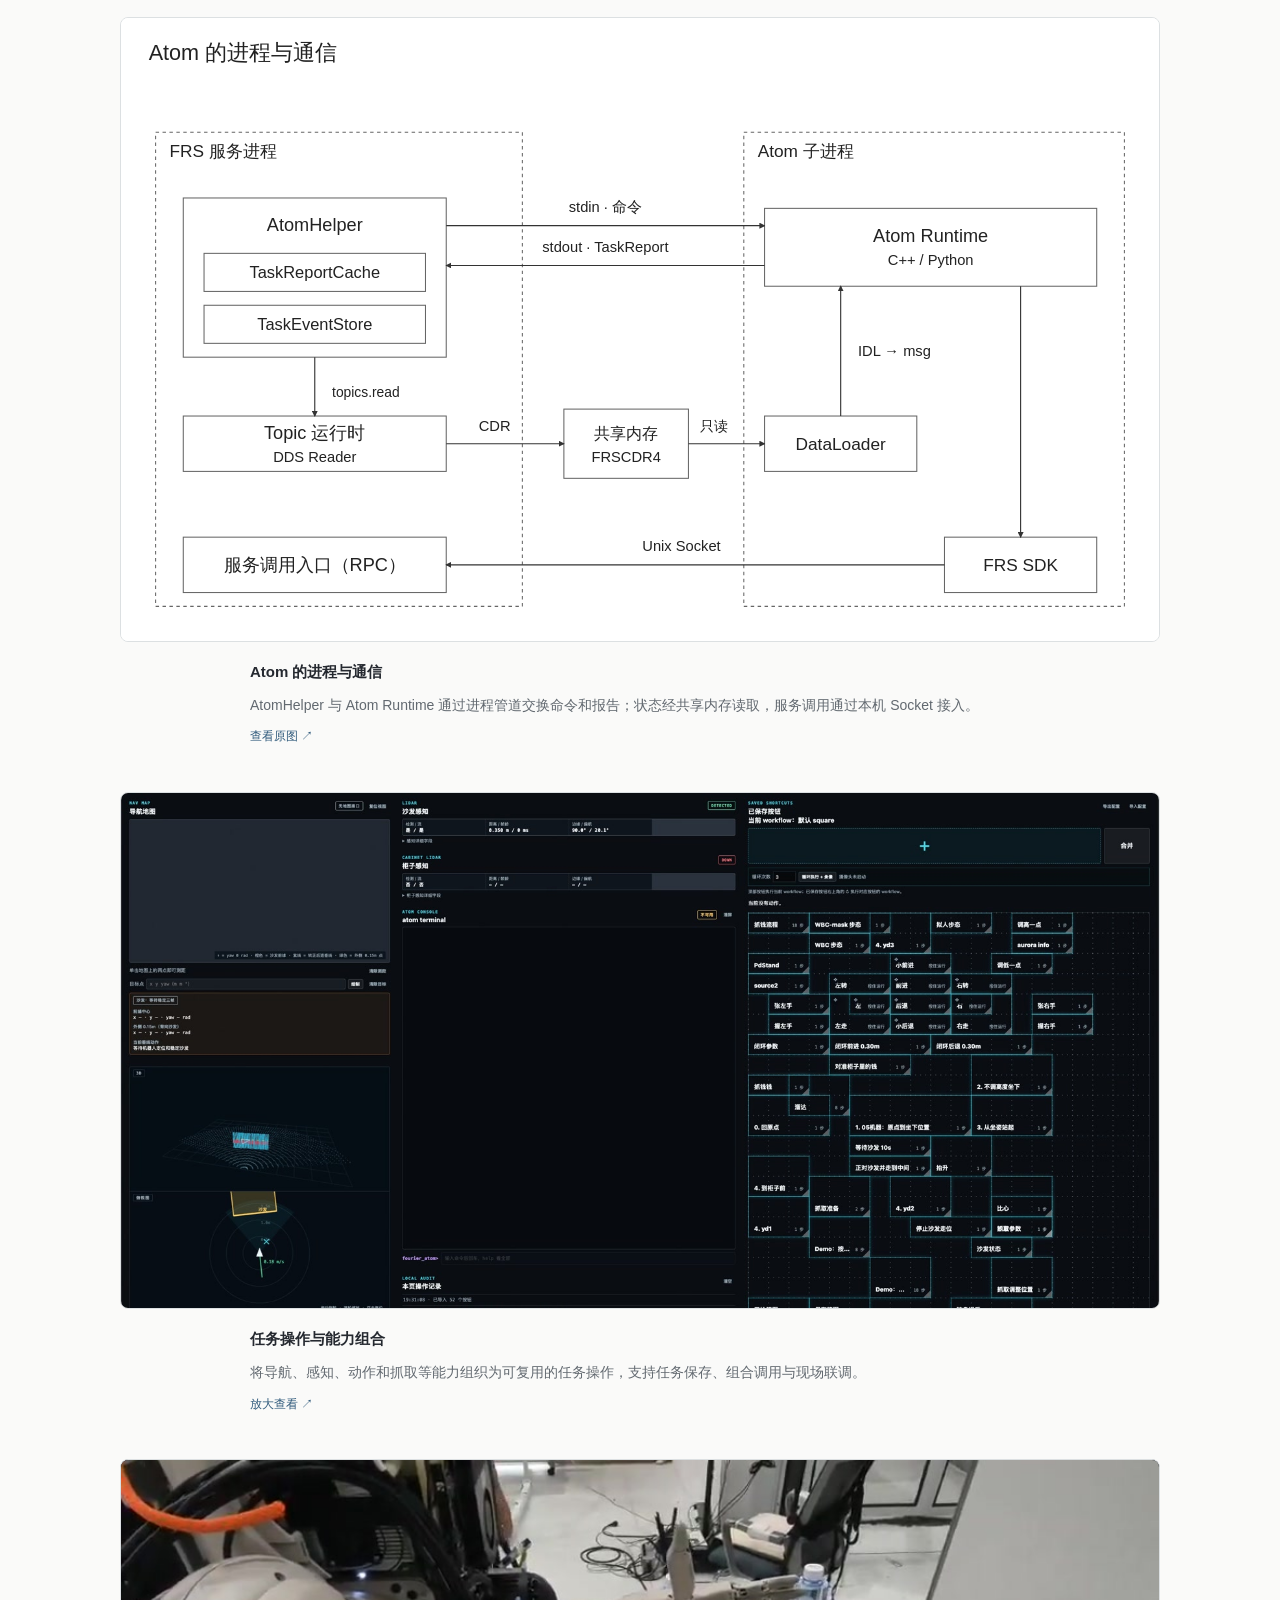
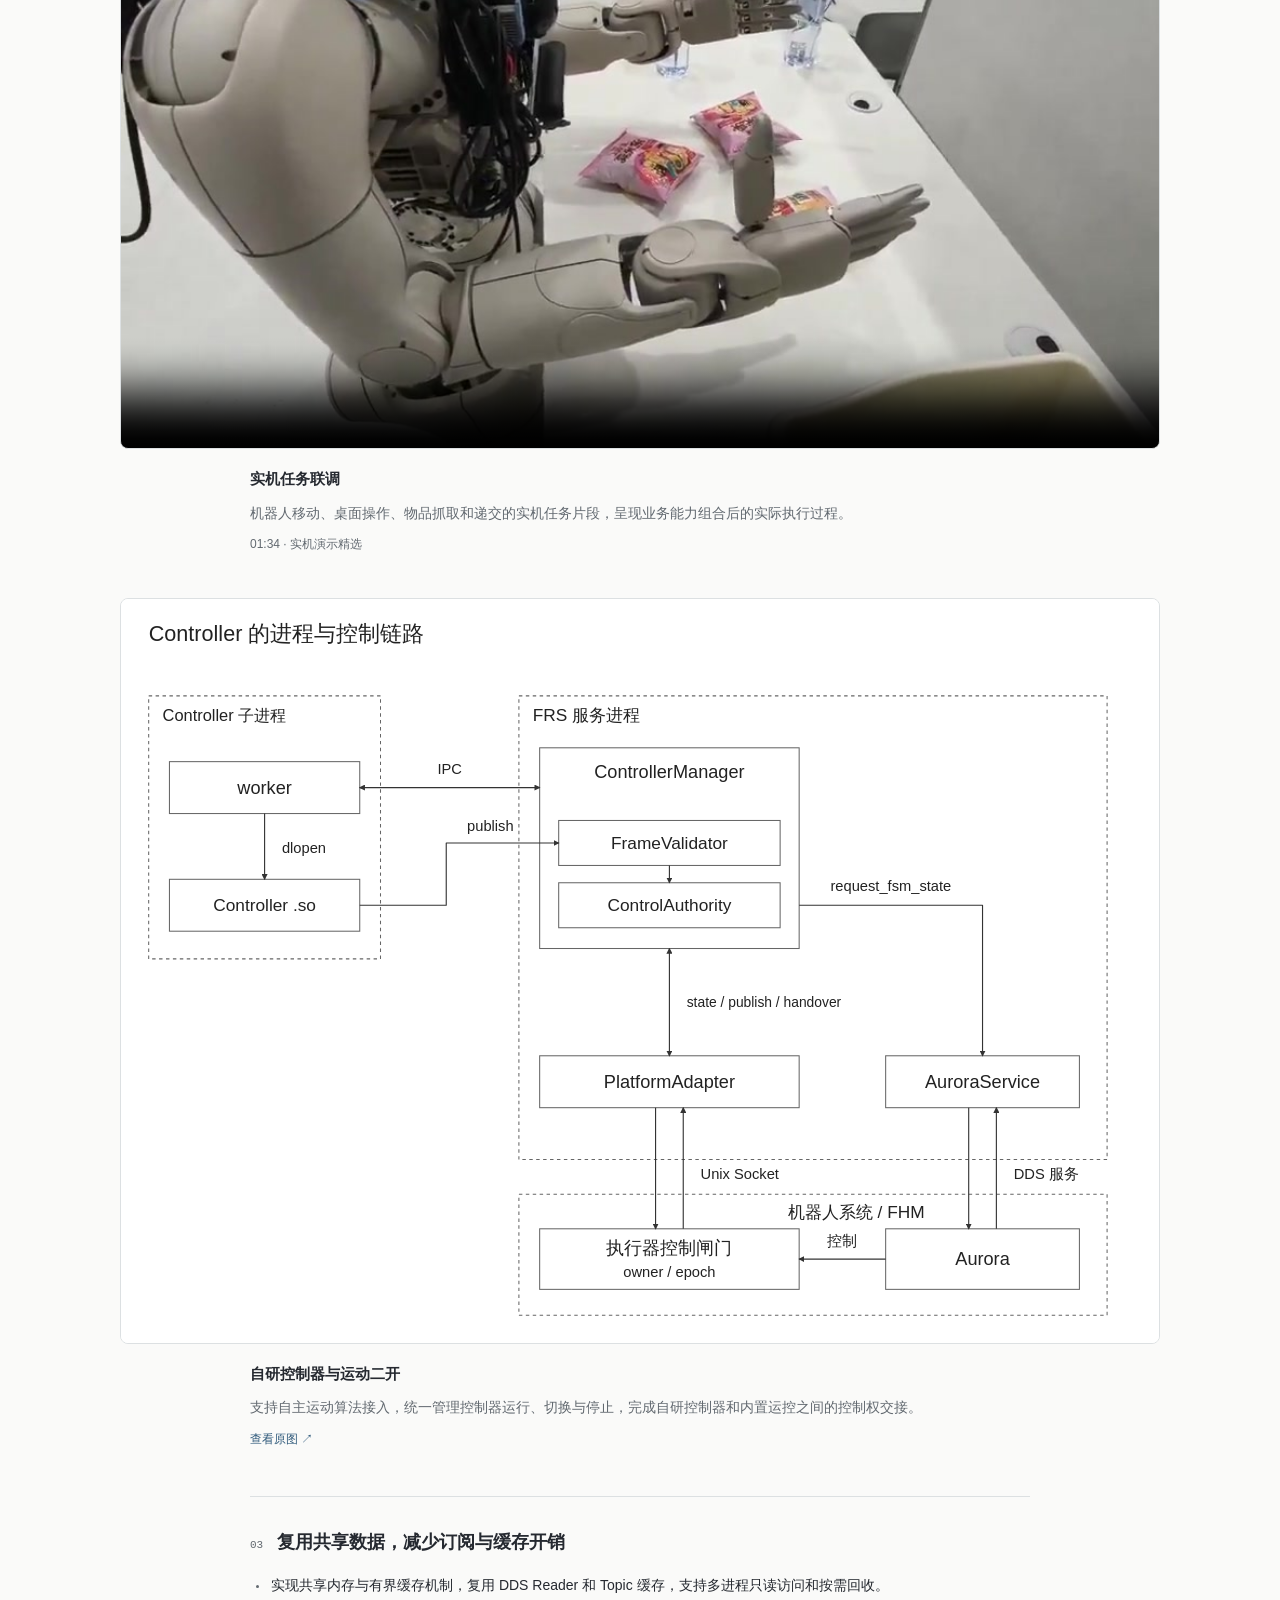
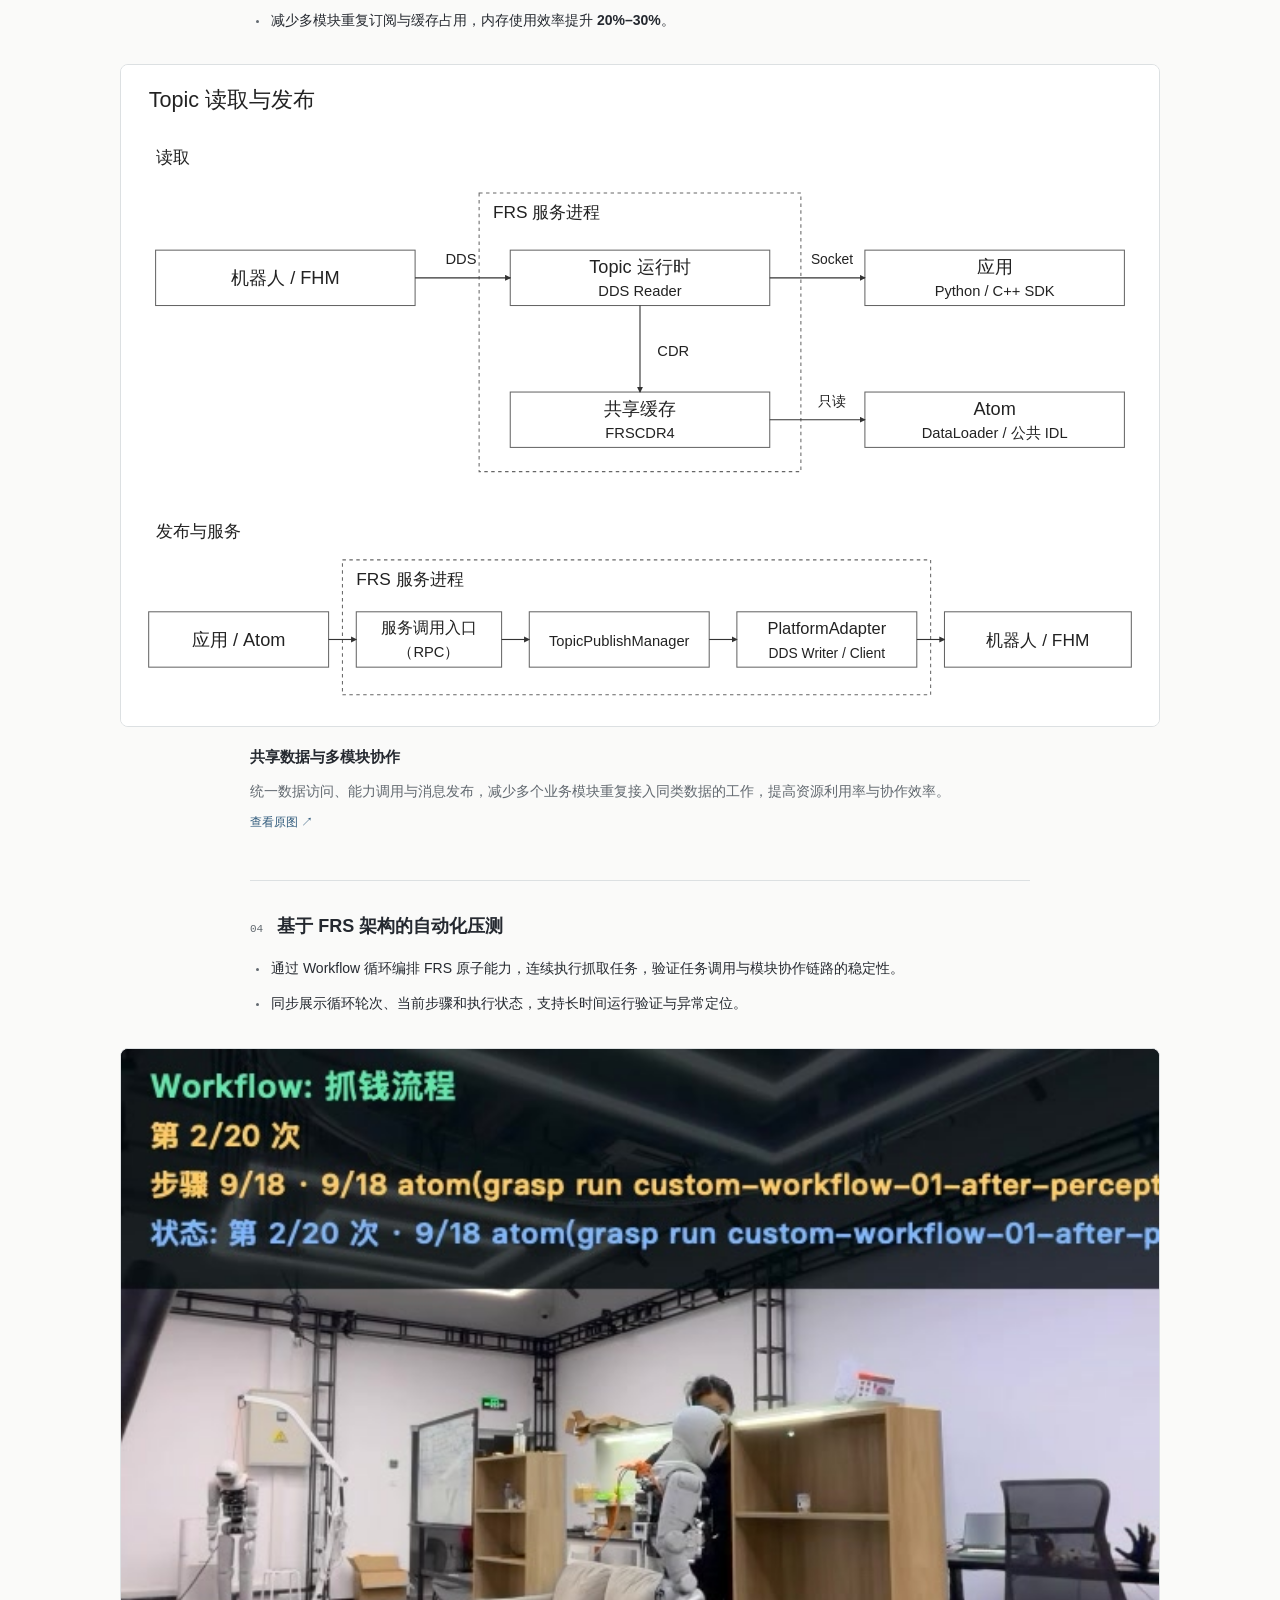
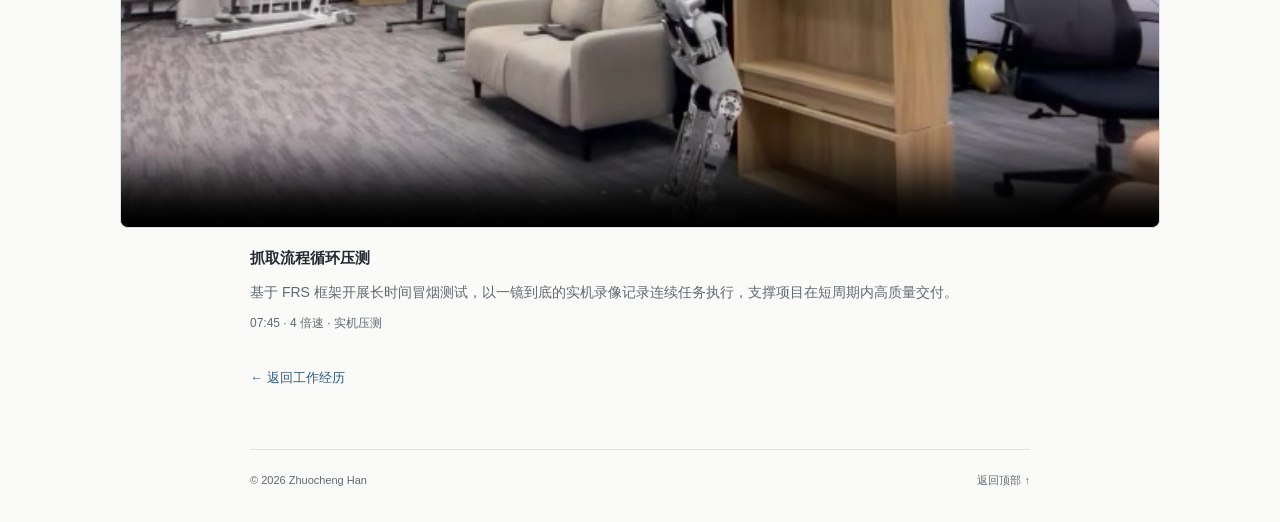
<file: frs.html>
<!doctype html>
<html lang="zh-CN">
<head>
  <meta charset="utf-8">
  <meta name="viewport" content="width=device-width, initial-scale=1">
  <meta name="color-scheme" content="light dark">
  <title>二次开发框架与通信中间件｜Zhuocheng Han</title>
  <meta name="description" content="主导机器人二次开发框架建设，统一数据访问、业务能力调用与运动控制，支持自研算法接入及实机/仿真联合开发。">
  <meta property="og:title" content="二次开发框架与通信中间件｜Zhuocheng Han">
  <meta property="og:description" content="统一开发入口与能力运行管理，支撑业务模块复用、自研控制器接入和多机型项目交付。">
  <meta property="og:type" content="website">
  <meta property="og:locale" content="zh_CN">
  <meta property="og:url" content="https://ganboyu1999.github.io/frs.html">
  <link rel="canonical" href="https://ganboyu1999.github.io/frs.html">
  <link rel="icon" href="favicon.svg" type="image/svg+xml">
  <link rel="stylesheet" href="style.css?v=20261110">
</head>
<body id="top" class="detail-page">
  <a class="skip-link" href="#main">跳到正文</a>
  <header class="detail-header"><p class="site-name"><a href="index.html">Zhuocheng Han</a> · 项目梳理</p></header>
  <nav class="page-nav" aria-label="页面导航"><a href="index.html#experience">返回主页</a><a href="#outcomes">成果</a><a href="#contribution">个人贡献</a><a href="#design">项目能力</a><a href="#project-works">项目</a><a href="frs/">开发者文档</a></nav>
  <main id="main">
    <div class="project-intro">
      <h1>二次开发框架与通信中间件</h1>
      <p class="subtitle">让开发者聚焦业务能力，贯通应用开发、运动二开与实机/仿真联调。</p>
      <p class="project-scope"><span>本人职责</span>主导框架设计与开发，推动能力接入与项目交付</p>
    </div>
    <nav class="project-resources" aria-label="开发资源"><a href="frs/">FRS 开发者文档 ↗</a><a href="frs/#quickstart">快速入门 ↗</a><a href="assets/fourieros-software-architecture.svg?v=20261110" target="_blank" rel="noopener">FourierOS 整体架构 ↗</a></nav>
    <section id="outcomes" aria-labelledby="outcomes-title">
      <div class="section-heading"><h2 id="outcomes-title">落地成果</h2></div>
      <dl class="results">
        <div><dt>非业务代码量</dt><dd>降低 90%</dd></div>
        <div><dt>单模块适配投入</dt><dd>3 人天 → 0.5 人天</dd></div>
        <div><dt>内存使用效率</dt><dd>提升 20%–30%</dd></div>
      </dl>
      <p class="outcome-summary">支撑 GR3/GRW 等项目量产交付，形成覆盖业务能力复用、自研算法接入和跨环境联调的统一开发体系。基于 FRS 能力编排开展<a href="#showcase-stress-test">自动化压测</a>，验证实机连续任务运行。</p>
    </section>
    <section id="overview" aria-labelledby="overview-title">
      <div class="section-heading"><h2 id="overview-title">项目介绍</h2></div>
      <p>面向机器人应用开发、算法接入和多机型交付，建设统一的二次开发框架，连接机器人数据、业务能力与运动控制，为开发者提供一致的开发、运行和联调体验。</p>
      <p>将通信接入、运行管理和异常处理沉淀为公共能力。开发者既可直接调用机器人现有能力，也可将业务封装为可复用模块，或接入自主开发的运动控制算法，组合构建完整机器人应用。</p>
    </section>
    <section id="contribution" aria-labelledby="contribution-title">
      <div class="section-heading"><h2 id="contribution-title">个人贡献</h2></div>
<ul>
<li><strong>降低二次开发门槛：</strong>主导框架设计与开发，统一机器人数据、业务能力及运动控制接口，将通信接入、运行管理和异常处理从业务逻辑中抽离，非业务代码量降低 <strong>90%</strong>。</li>
<li><strong>提高模块复用与交付效率：</strong>建设可独立开发、部署和组合调用的原子能力体系，统一模块启动、任务执行、状态查询与退出管理，支撑 GR3/GRW 等项目量产交付，单模块适配投入由 <strong>3 人天降至 0.5 人天</strong>。</li>
<li><strong>支持自研运动算法接入：</strong>建设控制器接入与管理机制，支持用户自主开发运动控制算法，统一控制器运行、切换和停止流程，完成自研控制器与内置运控之间的控制权交接。</li>
<li><strong>完善任务执行与问题追溯：</strong>贯通任务发起、受理、进度报告及结果查询，支持执行记录留存和异常追踪，提高多模块协作与复杂任务联调效率。</li>
<li><strong>减少重复数据接入成本：</strong>建设共享数据访问与有界缓存机制，支持多个模块复用订阅及缓存资源，并按使用需求建立和回收，内存使用效率提升 <strong>20%–30%</strong>。</li>
<li><strong>提高跨环境研发效率：</strong>统一实机与仿真的开发接口，支持业务模块和控制算法在不同环境中接入、验证与联调，减少重复适配及研发过程对实机的依赖。</li>
</ul>
    </section>
    <section id="design" aria-labelledby="design-title">
      <div class="section-heading"><h2 id="design-title">核心能力</h2></div>
      <div class="capability-grid">
        <article><h3>统一开发体验</h3><p>将数据读取、设备操作和业务能力调用整合为一致的开发入口，减少重复学习与接入工作。</p></article>
        <article><h3>业务能力复用</h3><p>支持模块独立开发、部署和组合调用，统一运行状态与任务结果管理，提升跨团队协作和项目交付效率。</p></article>
        <article><h3>运动算法二开</h3><p>支持自研控制器接入，统一管理运行、切换、停止与控制权交接，降低算法集成和替换成本。</p></article>
        <article><h3>任务执行追踪</h3><p>关联任务受理、执行进度和最终结果，支持记录查询与异常追溯，改善复杂业务的联调体验。</p></article>
        <article><h3>共享数据访问</h3><p>复用订阅与缓存资源，减少多个模块重复接入同类数据的开销，提高资源利用率。</p></article>
        <article><h3>实机与仿真联调</h3><p>复用统一接口、业务模块与控制算法，支持从仿真验证到实机联调的研发流程。</p></article>
      </div>
    </section>
    <section id="project-works" aria-labelledby="project-works-title">
<div class="section-heading"><h2 id="project-works-title">项目展示</h2></div>
<nav class="showcase-nav" aria-label="项目展示分组">
<a href="#showcase-interfaces"><span aria-hidden="true">01</span>统一开发接口</a>
<a href="#showcase-modules"><span aria-hidden="true">02</span>原子能力编排</a>
<a href="#showcase-shared-data"><span aria-hidden="true">03</span>复用共享数据</a>
<a href="#showcase-stress-test"><span aria-hidden="true">04</span>自动化压测</a>
</nav>
<section class="showcase-group" id="showcase-interfaces" aria-labelledby="showcase-interfaces-title">
<div class="showcase-group-heading"><span class="showcase-number" aria-hidden="true">01</span><h3 id="showcase-interfaces-title">统一开发接口，降低接入成本</h3></div>
<ul class="showcase-contributions">
<li>主导 Python/C++ SDK 与 CLI 设计开发，统一机器人数据访问、业务模块调用和运动控制接口。</li>
<li>将通信接入与运行管理从业务逻辑中抽离，非业务代码量降低 <strong>90%</strong>。</li>
</ul>
<figure class="project-showcase">
        <a class="diagram-original" href="assets/frs-module-integration.svg?v=20261110" target="_blank" rel="noopener" aria-label="查看 FRS 软件架构原图"><img src="assets/frs-module-integration.svg?v=20261110" width="3200" height="2180" loading="lazy" alt="FRS 二次开发 SDK、模块运行框架与 RT，包含共享内存、插件集成和进程边界"></a>
        <figcaption><div><h4>FRS 软件架构</h4><p>二次开发 SDK 接入模块运行框架；FRS RT 管理 Topic 与共享内存，Atom、Controller 通过独立进程接入。</p><a class="diagram-source-link" href="assets/frs-module-integration.svg?v=20261110" target="_blank" rel="noopener">查看原图 <span aria-hidden="true">↗</span></a></div></figcaption>
      </figure>
</section>
<section class="showcase-group" id="showcase-modules" aria-labelledby="showcase-modules-title">
<div class="showcase-group-heading"><span class="showcase-number" aria-hidden="true">02</span><h3 id="showcase-modules-title">原子能力编排，支撑模块复用与量产交付</h3></div>
<ul class="showcase-contributions">
<li>设计原子能力架构与 workflow 编排，统一模块生命周期管理，提供断流保护和进程隔离，支持业务能力组合调用。</li>
<li>在 GR3/GRW 等项目交付中，单模块适配投入由 <strong>3 人天降至 0.5 人天</strong>；以下展示任务组合、实机执行及自研控制器接入。</li>
</ul>
<figure class="project-showcase">
<a class="diagram-original" href="assets/atom-architecture.svg?v=20261110-original-modules" target="_blank" rel="noopener" aria-label="查看 Atom 的进程与通信原图"><img src="assets/atom-architecture.svg?v=20261110-original-modules" width="1200" height="720" loading="lazy" alt="AtomHelper 与 Atom Runtime 通过进程管道交换命令和报告；状态经共享内存读取，服务调用通过本机 Socket 接入。"></a>
<figcaption><div><h4>Atom 的进程与通信</h4><p>AtomHelper 与 Atom Runtime 通过进程管道交换命令和报告；状态经共享内存读取，服务调用通过本机 Socket 接入。</p><a class="diagram-source-link" href="assets/atom-architecture.svg?v=20261110-original-modules" target="_blank" rel="noopener">查看原图 <span aria-hidden="true">↗</span></a></div></figcaption>
</figure>
<figure class="project-showcase">
        <a class="diagram-original screenshot-original" href="assets/frs-task-console.jpg" target="_blank" rel="noopener" aria-label="放大查看任务操作与能力组合"><img src="assets/frs-task-console.jpg" width="1600" height="794" loading="lazy" alt="机器人任务操作台，包含感知状态、导航视图、任务终端和已保存的任务按钮"></a>
        <figcaption><div><h4>任务操作与能力组合</h4><p>将导航、感知、动作和抓取等能力组织为可复用的任务操作，支持任务保存、组合调用与现场联调。</p><a class="diagram-source-link" href="assets/frs-task-console.jpg" target="_blank" rel="noopener">放大查看 <span aria-hidden="true">↗</span></a></div></figcaption>
      </figure>
<figure class="project-showcase">
        <video class="showcase-video" controls playsinline preload="none" poster="assets/frs-robot-tasks.jpg" width="960" height="544" aria-label="实机任务联调演示视频">
          <source src="assets/frs-robot-tasks.mp4" type="video/mp4">
          <a href="assets/frs-robot-tasks.mp4">观看实机任务联调演示视频</a>
        </video>
        <figcaption><div><h4>实机任务联调</h4><p>机器人移动、桌面操作、物品抓取和递交的实机任务片段，呈现业务能力组合后的实际执行过程。</p><span class="media-caption-meta">01:34 · 实机演示精选</span></div></figcaption>
      </figure>
<figure class="project-showcase">
        <a class="diagram-original" href="assets/controller-architecture.svg?v=20261110-original-modules" target="_blank" rel="noopener" aria-label="查看自研控制器与运动二开原图"><img src="assets/controller-architecture.svg?v=20261110-original-modules" width="1200" height="860" loading="lazy" alt="开发者文档中的控制器架构图，呈现自研控制器、运行管理与机器人运动控制之间的协作关系"></a>
        <figcaption><div><h4>自研控制器与运动二开</h4><p>支持自主运动算法接入，统一管理控制器运行、切换与停止，完成自研控制器和内置运控之间的控制权交接。</p><a class="diagram-source-link" href="assets/controller-architecture.svg?v=20261110-original-modules" target="_blank" rel="noopener">查看原图 <span aria-hidden="true">↗</span></a></div></figcaption>
      </figure>
</section>
<section class="showcase-group" id="showcase-shared-data" aria-labelledby="showcase-shared-data-title">
<div class="showcase-group-heading"><span class="showcase-number" aria-hidden="true">03</span><h3 id="showcase-shared-data-title">复用共享数据，减少订阅与缓存开销</h3></div>
<ul class="showcase-contributions">
<li>实现共享内存与有界缓存机制，复用 DDS Reader 和 Topic 缓存，支持多进程只读访问和按需回收。</li>
<li>减少多模块重复订阅与缓存占用，内存使用效率提升 <strong>20%–30%</strong>。</li>
</ul>
<figure class="project-showcase">
        <a class="diagram-original" href="assets/data-flow.svg?v=20261110" target="_blank" rel="noopener" aria-label="查看共享数据与多模块协作原图"><img src="assets/data-flow.svg?v=20261110" width="1200" height="764" loading="lazy" alt="开发者文档中的数据流图，呈现机器人数据读取、共享缓存和能力调用的完整链路"></a>
        <figcaption><div><h4>共享数据与多模块协作</h4><p>统一数据访问、能力调用与消息发布，减少多个业务模块重复接入同类数据的工作，提高资源利用率与协作效率。</p><a class="diagram-source-link" href="assets/data-flow.svg?v=20261110" target="_blank" rel="noopener">查看原图 <span aria-hidden="true">↗</span></a></div></figcaption>
      </figure>
</section>
<section class="showcase-group" id="showcase-stress-test" aria-labelledby="showcase-stress-test-title">
<div class="showcase-group-heading"><span class="showcase-number" aria-hidden="true">04</span><h3 id="showcase-stress-test-title">基于 FRS 架构的自动化压测</h3></div>
<ul class="showcase-contributions">
<li>通过 Workflow 循环编排 FRS 原子能力，连续执行抓取任务，验证任务调用与模块协作链路的稳定性。</li>
<li>同步展示循环轮次、当前步骤和执行状态，支持长时间运行验证与异常定位。</li>
</ul>
<figure class="project-showcase" id="frs-workflow-stress-test">
        <video class="showcase-video" controls playsinline preload="none" poster="assets/frs-workflow-stress-test.jpg" width="640" height="480" aria-label="基于 FRS 架构的自动化压测，4 倍速演示视频" aria-describedby="stress-test-caption">
          <source src="assets/frs-workflow-stress-test.mp4" type="video/mp4">
          <a href="assets/frs-workflow-stress-test.mp4">观看自动化压测视频（4 倍速）</a>
        </video>
        <figcaption id="stress-test-caption"><div><h4>抓取流程循环压测</h4><p>基于 FRS 框架开展长时间冒烟测试，以一镜到底的实机录像记录连续任务执行，支撑项目在短周期内高质量交付。</p><span class="media-caption-meta">07:45 · 4 倍速 · 实机压测</span></div></figcaption>
      </figure>
</section>
</section>
    <p class="back-link"><a href="index.html#experience">← 返回工作经历</a></p>
  </main>
  <footer><span>© 2026 Zhuocheng Han</span><a href="#top">返回顶部 ↑</a></footer>
</body>
</html>
</file>
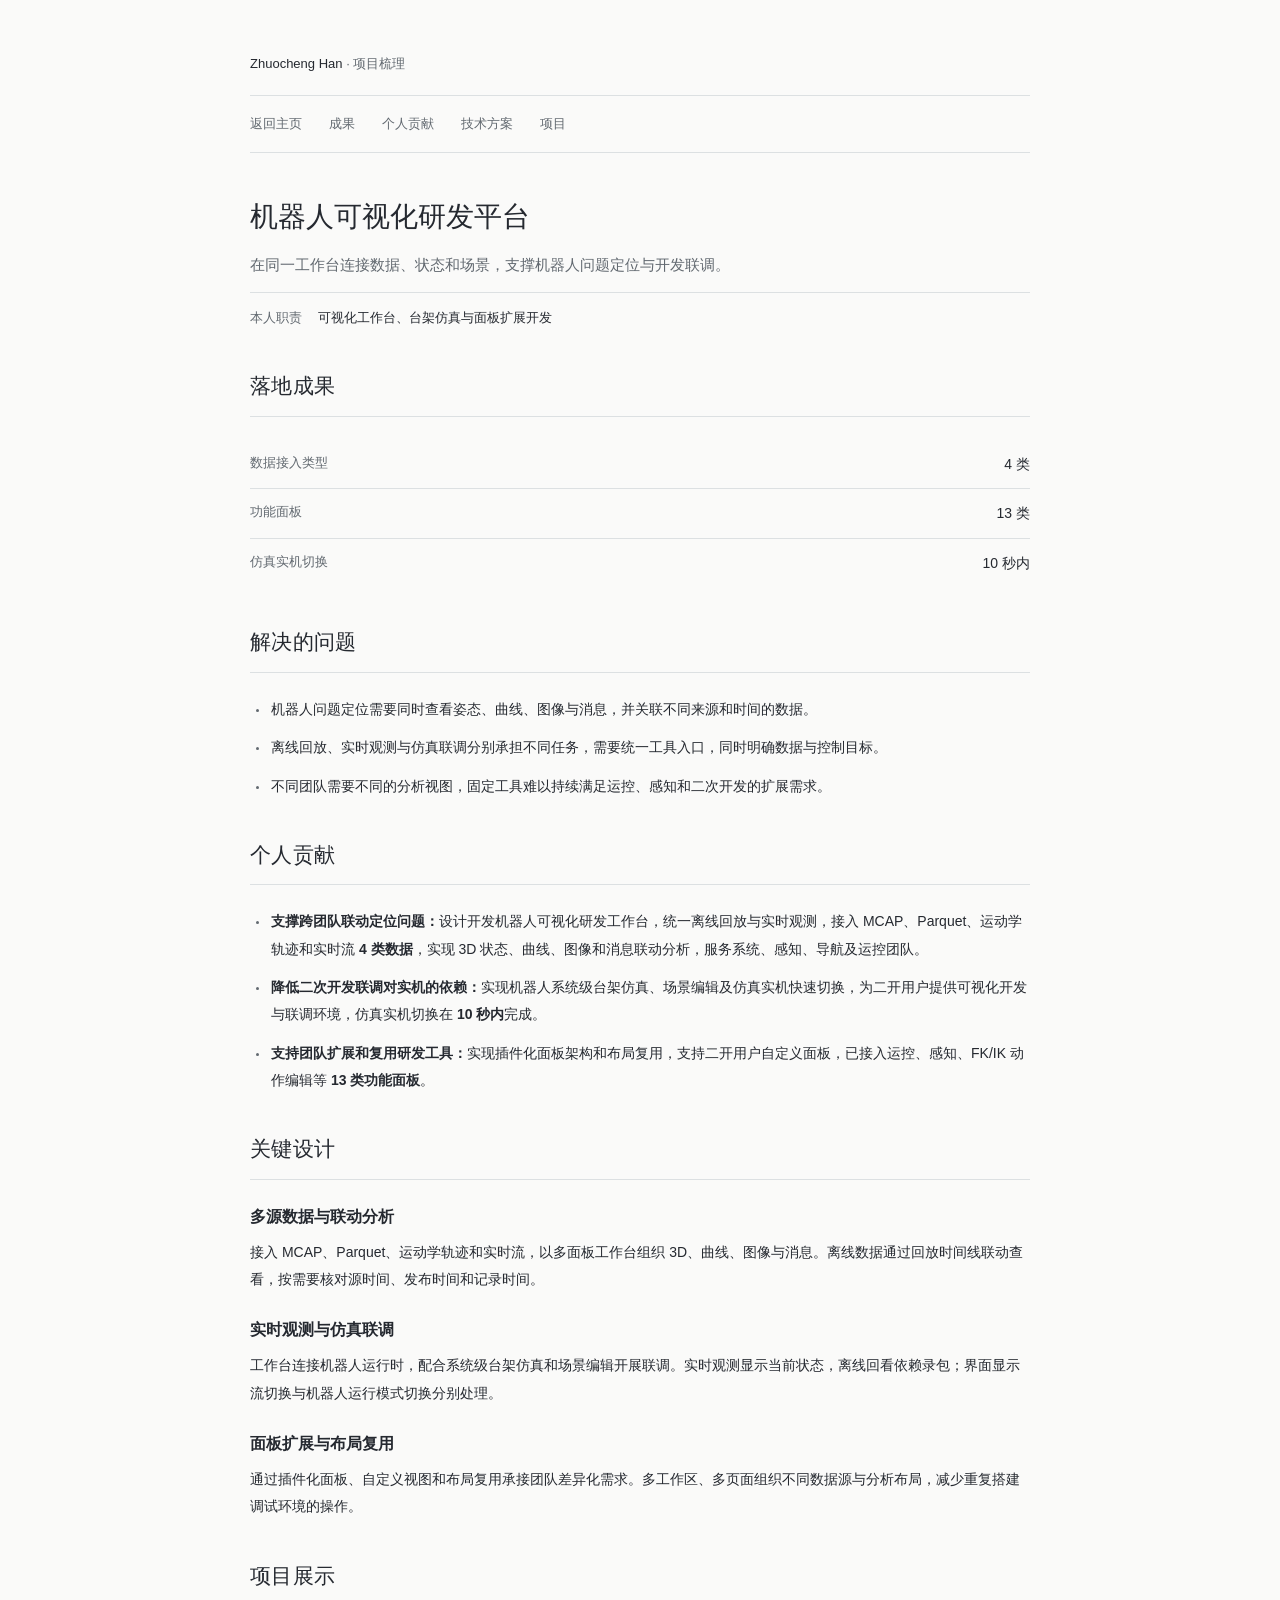
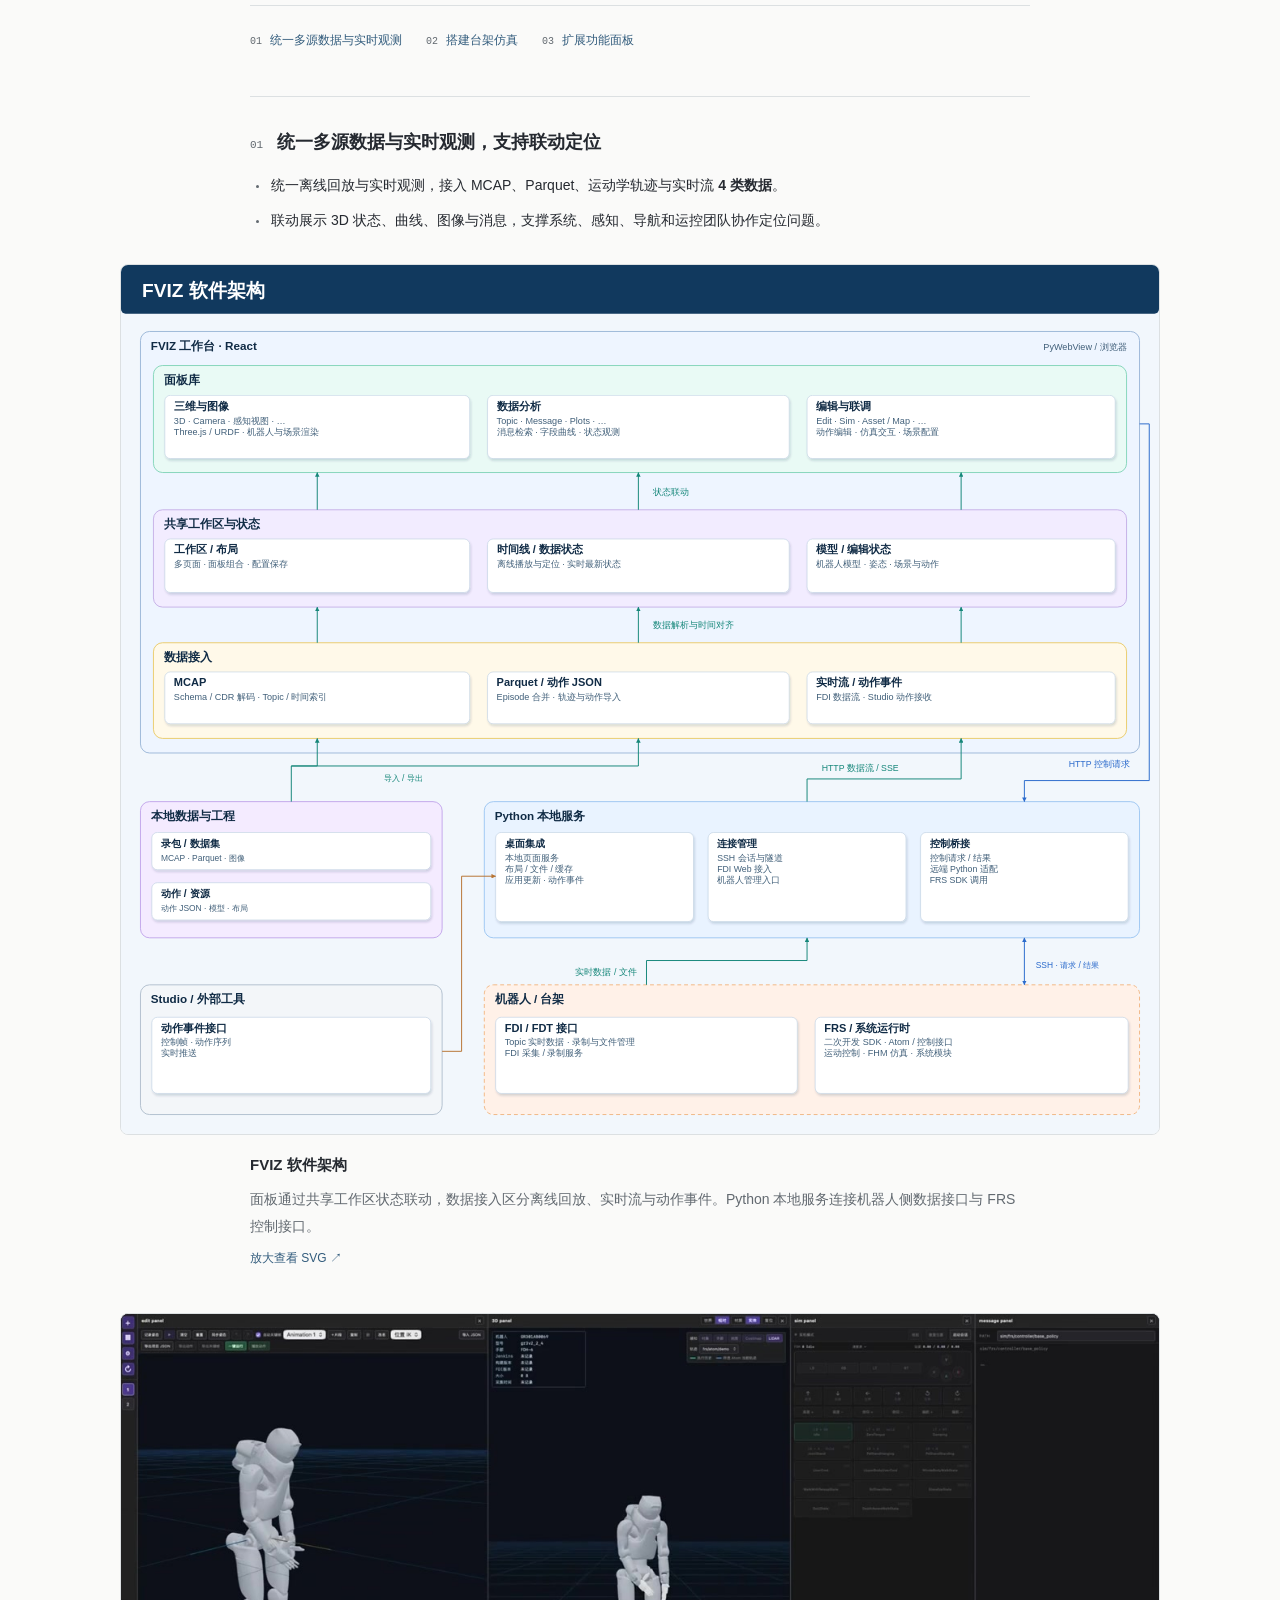
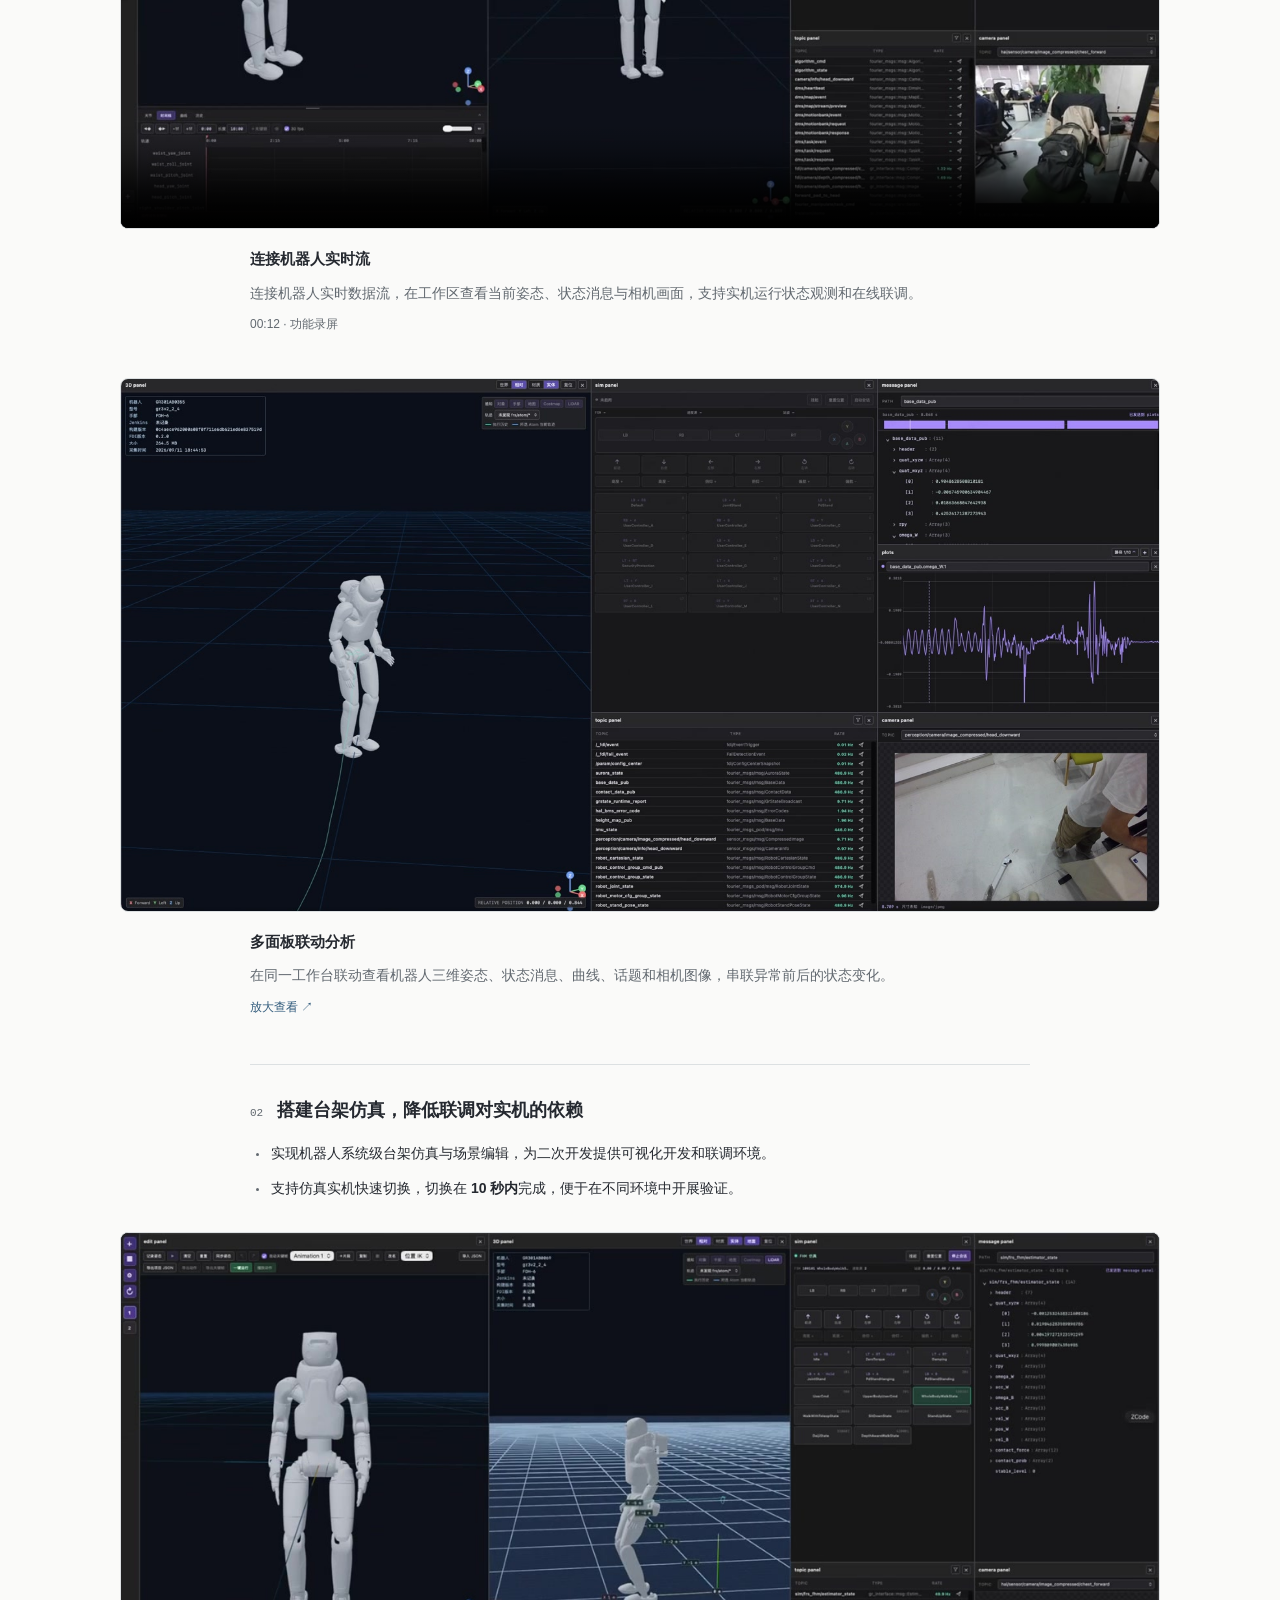
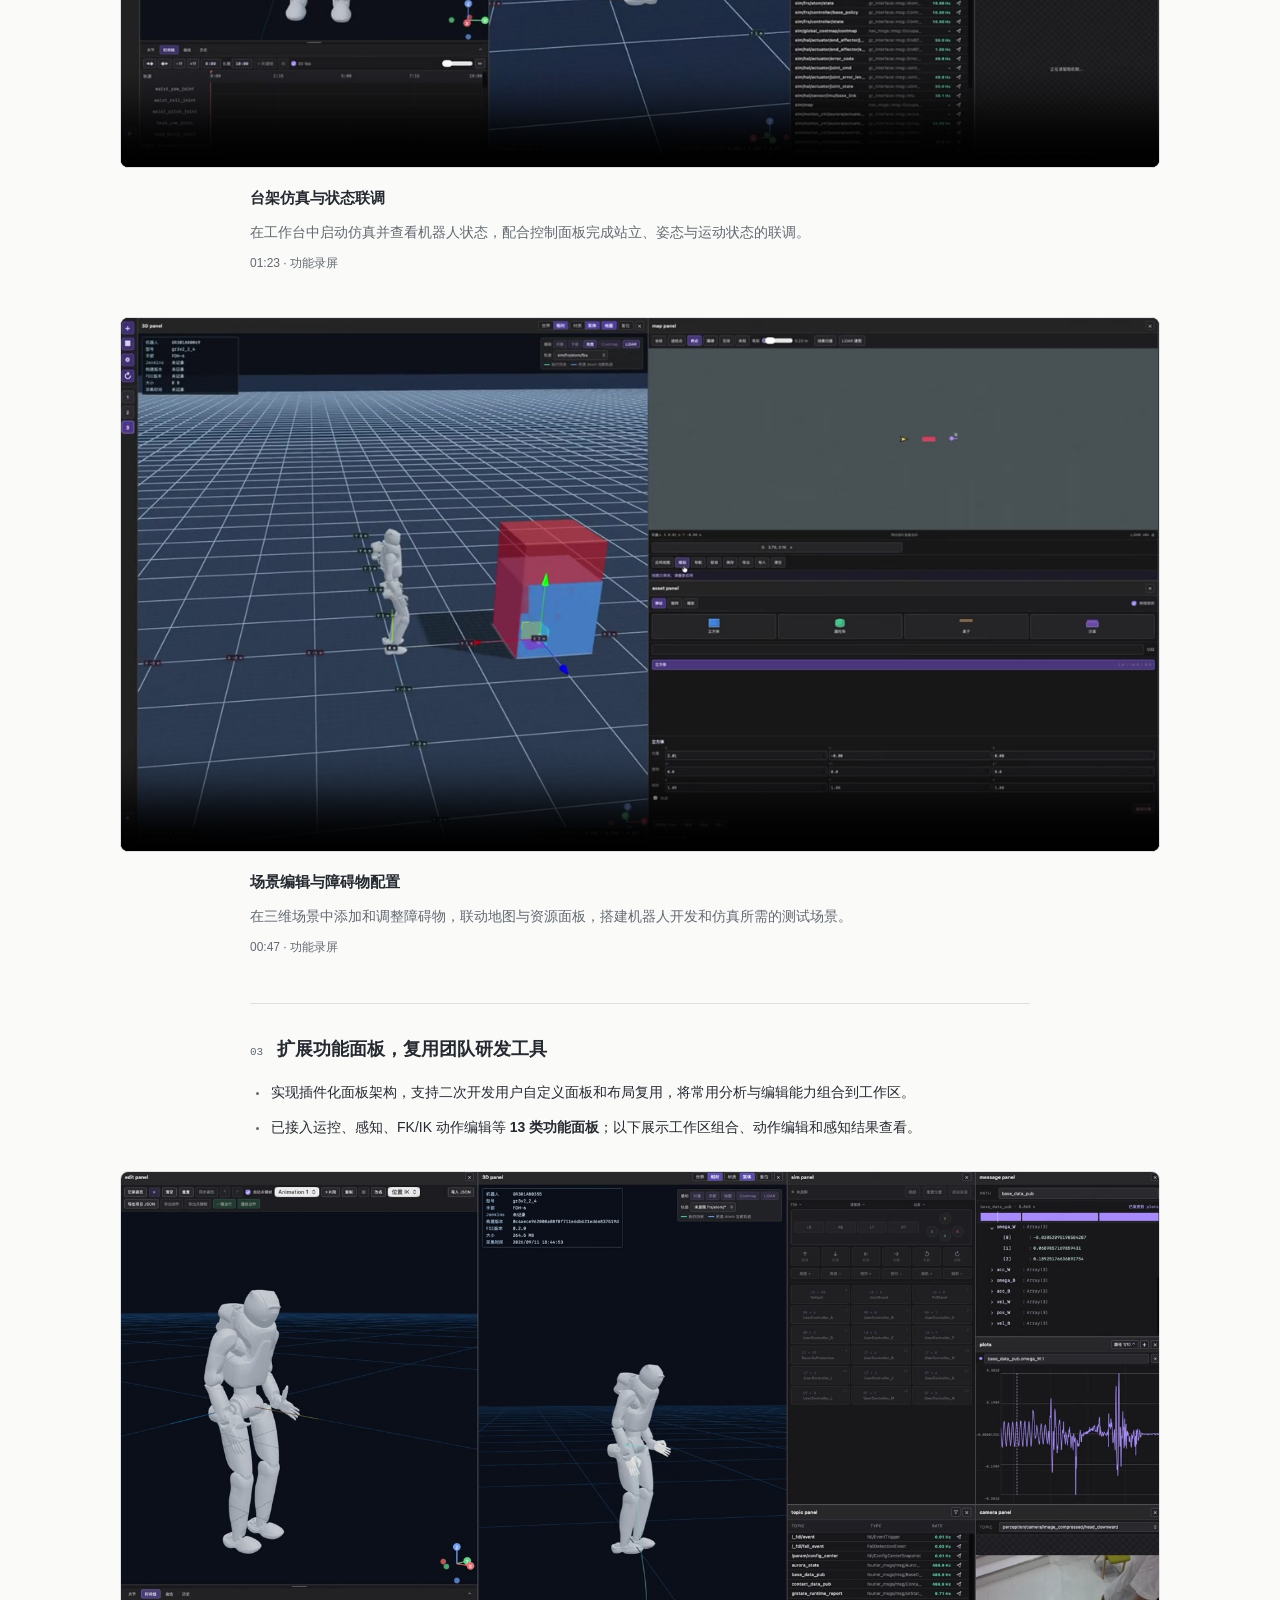
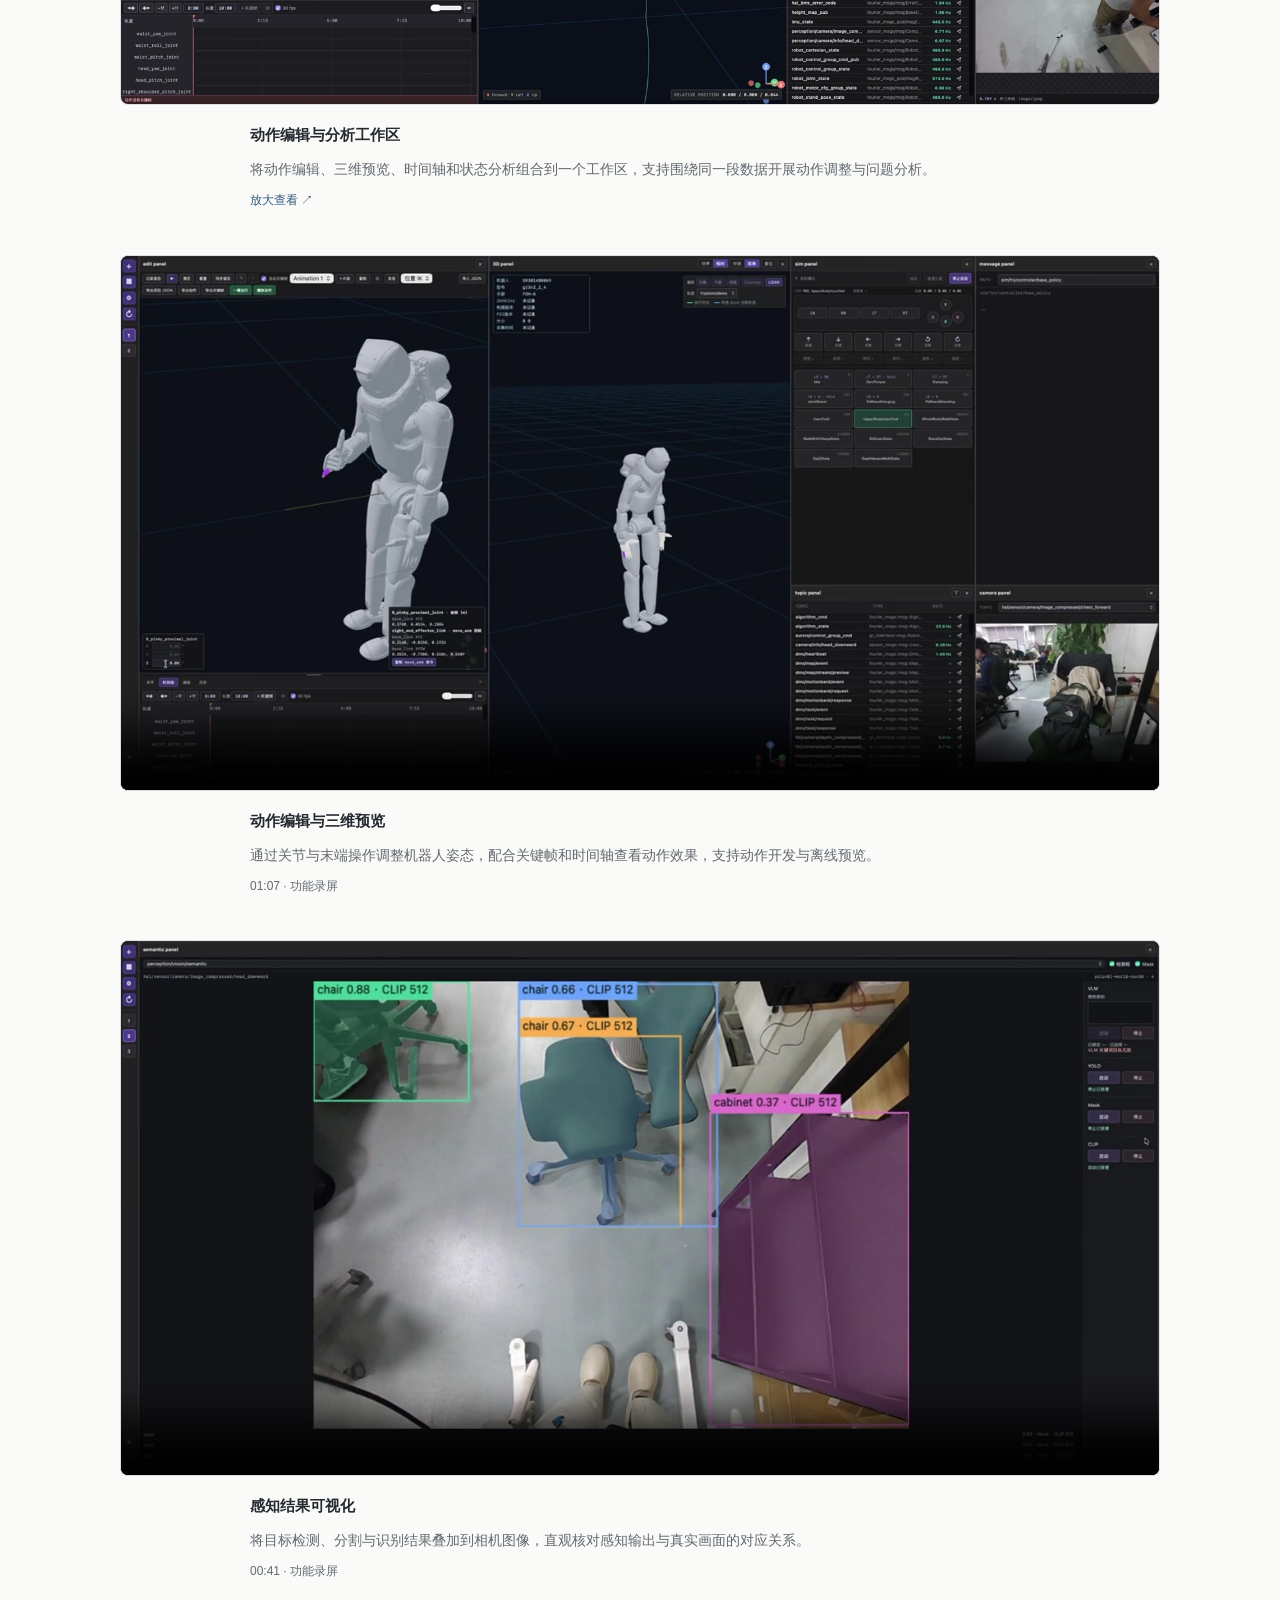
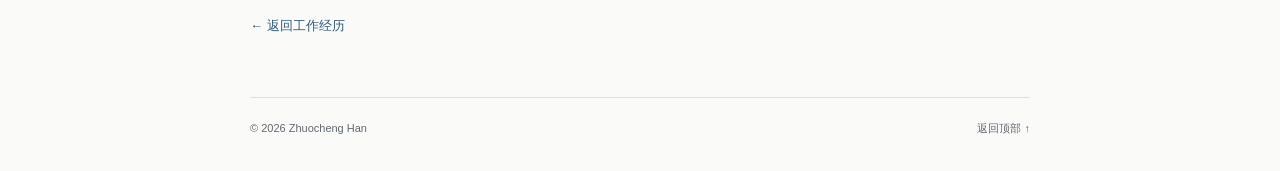
<file: fviz.html>
<!doctype html>
<html lang="zh-CN">
<head>
  <meta charset="utf-8">
  <meta name="viewport" content="width=device-width, initial-scale=1">
  <meta name="color-scheme" content="light dark">
  <title>机器人可视化研发平台｜Zhuocheng Han</title>
  <meta name="description" content="在同一工作台连接数据、状态和场景，支撑机器人问题定位与开发联调。">
  <meta property="og:title" content="机器人可视化研发平台｜Zhuocheng Han">
  <meta property="og:description" content="在同一工作台连接数据、状态和场景，支撑机器人问题定位与开发联调。">
  <meta property="og:type" content="website">
  <link rel="icon" href="favicon.svg" type="image/svg+xml">
  <link rel="stylesheet" href="style.css?v=20261110">
<link rel="canonical" href="https://ganboyu1999.github.io/fviz.html">
<meta property="og:locale" content="zh_CN">
<meta property="og:url" content="https://ganboyu1999.github.io/fviz.html">
</head>
<body id="top" class="detail-page">
  <a class="skip-link" href="#main">跳到正文</a>
  <header class="detail-header"><p class="site-name"><a href="index.html">Zhuocheng Han</a> · 项目梳理</p>
    </header>
  <nav class="page-nav" aria-label="页面导航"><a href="index.html#experience">返回主页</a><a href="#outcomes">成果</a><a href="#contribution">个人贡献</a><a href="#design">技术方案</a><a href="#project-works">项目</a></nav><main id="main"><div class="project-intro">
<h1>机器人可视化研发平台</h1>
<p class="subtitle">在同一工作台连接数据、状态和场景，支撑机器人问题定位与开发联调。</p>
<p class="project-scope"><span>本人职责</span>可视化工作台、台架仿真与面板扩展开发</p>
</div>
<section id="outcomes" aria-labelledby="outcomes-title"><div class="section-heading"><h2 id="outcomes-title">落地成果</h2></div>
<dl class="results">
<div>
<dt>数据接入类型</dt>
<dd>4 类</dd>
</div>
<div>
<dt>功能面板</dt>
<dd>13 类</dd>
</div>
<div>
<dt>仿真实机切换</dt>
<dd>10 秒内</dd>
</div>
</dl></section><section id="problem" aria-labelledby="problem-title"><div class="section-heading"><h2 id="problem-title">解决的问题</h2></div>
<ul>
<li>机器人问题定位需要同时查看姿态、曲线、图像与消息，并关联不同来源和时间的数据。</li>
<li>离线回放、实时观测与仿真联调分别承担不同任务，需要统一工具入口，同时明确数据与控制目标。</li>
<li>不同团队需要不同的分析视图，固定工具难以持续满足运控、感知和二次开发的扩展需求。</li>
</ul></section><section id="contribution" aria-labelledby="contribution-title"><div class="section-heading"><h2 id="contribution-title">个人贡献</h2></div>
<ul>
<li>
<strong>支撑跨团队联动定位问题：</strong>设计开发机器人可视化研发工作台，统一离线回放与实时观测，接入 MCAP、Parquet、运动学轨迹和实时流 <strong>4 类数据</strong>，实现 3D 状态、曲线、图像和消息联动分析，服务系统、感知、导航及运控团队。</li>
<li>
<strong>降低二次开发联调对实机的依赖：</strong>实现机器人系统级台架仿真、场景编辑及仿真实机快速切换，为二开用户提供可视化开发与联调环境，仿真实机切换在 <strong>10 秒内</strong>完成。</li>
<li>
<strong>支持团队扩展和复用研发工具：</strong>实现插件化面板架构和布局复用，支持二开用户自定义面板，已接入运控、感知、FK/IK 动作编辑等 <strong>13 类功能面板</strong>。</li>
</ul></section><section id="design" aria-labelledby="design-title"><div class="section-heading"><h2 id="design-title">关键设计</h2></div>
<h3>多源数据与联动分析</h3>
<p>接入 MCAP、Parquet、运动学轨迹和实时流，以多面板工作台组织 3D、曲线、图像与消息。离线数据通过回放时间线联动查看，按需要核对源时间、发布时间和记录时间。</p>
<h3>实时观测与仿真联调</h3>
<p>工作台连接机器人运行时，配合系统级台架仿真和场景编辑开展联调。实时观测显示当前状态，离线回看依赖录包；界面显示流切换与机器人运行模式切换分别处理。</p>
<h3>面板扩展与布局复用</h3>
<p>通过插件化面板、自定义视图和布局复用承接团队差异化需求。多工作区、多页面组织不同数据源与分析布局，减少重复搭建调试环境的操作。</p></section><section id="project-works" aria-labelledby="project-works-title">
<div class="section-heading"><h2 id="project-works-title">项目展示</h2></div>
<nav class="showcase-nav" aria-label="项目展示分组">
<a href="#showcase-observation"><span aria-hidden="true">01</span>统一多源数据与实时观测</a>
<a href="#showcase-simulation"><span aria-hidden="true">02</span>搭建台架仿真</a>
<a href="#showcase-panels"><span aria-hidden="true">03</span>扩展功能面板</a>
</nav>
<section class="showcase-group" id="showcase-observation" aria-labelledby="showcase-observation-title">
<div class="showcase-group-heading"><span class="showcase-number" aria-hidden="true">01</span><h3 id="showcase-observation-title">统一多源数据与实时观测，支持联动定位</h3></div>
<ul class="showcase-contributions">
<li>统一离线回放与实时观测，接入 MCAP、Parquet、运动学轨迹与实时流 <strong>4 类数据</strong>。</li>
<li>联动展示 3D 状态、曲线、图像与消息，支撑系统、感知、导航和运控团队协作定位问题。</li>
</ul>
<figure class="project-showcase" id="fviz-architecture">
<a class="diagram-original" href="assets/fviz-software-architecture.svg?v=20261110" target="_blank" rel="noopener" aria-label="放大查看 FVIZ 软件架构"><img src="assets/fviz-software-architecture.svg?v=20261110" width="3200" height="2680" loading="lazy" alt="FVIZ 工作台、Python 本地服务与机器人运行时的架构；区分面板、共享状态、离线数据、实时数据和控制链路"></a>
<figcaption><div><h4>FVIZ 软件架构</h4><p>面板通过共享工作区状态联动，数据接入区分离线回放、实时流与动作事件。Python 本地服务连接机器人侧数据接口与 FRS 控制接口。</p><a class="diagram-source-link" href="assets/fviz-software-architecture.svg?v=20261110" target="_blank" rel="noopener">放大查看 SVG <span aria-hidden="true">↗</span></a></div></figcaption>
</figure>
<figure class="project-showcase" id="live-stream-demo">
        <video class="showcase-video" controls playsinline preload="none" poster="assets/fviz-data-connection.jpg" width="1280" height="634" aria-label="连接机器人实时流视频">
          <source src="assets/fviz-data-connection.mp4" type="video/mp4">
          <a href="assets/fviz-data-connection.mp4">观看连接机器人实时流视频</a>
        </video>
        <figcaption><div><h4>连接机器人实时流</h4><p>连接机器人实时数据流，在工作区查看当前姿态、状态消息与相机画面，支持实机运行状态观测和在线联调。</p><span class="media-caption-meta">00:12 · 功能录屏</span></div></figcaption>
      </figure>
<figure class="project-showcase">
        <a class="diagram-original screenshot-original" href="assets/fviz-analysis-workbench.jpg" target="_blank" rel="noopener" aria-label="放大查看多面板联动分析"><img src="assets/fviz-analysis-workbench.jpg" width="1600" height="820" loading="lazy" alt="机器人三维姿态与消息、曲线、话题及相机图像并排展示的工作台"></a>
        <figcaption><div><h4>多面板联动分析</h4><p>在同一工作台联动查看机器人三维姿态、状态消息、曲线、话题和相机图像，串联异常前后的状态变化。</p><a class="diagram-source-link" href="assets/fviz-analysis-workbench.jpg" target="_blank" rel="noopener">放大查看 <span aria-hidden="true">↗</span></a></div></figcaption>
      </figure>
</section>
<section class="showcase-group" id="showcase-simulation" aria-labelledby="showcase-simulation-title">
<div class="showcase-group-heading"><span class="showcase-number" aria-hidden="true">02</span><h3 id="showcase-simulation-title">搭建台架仿真，降低联调对实机的依赖</h3></div>
<ul class="showcase-contributions">
<li>实现机器人系统级台架仿真与场景编辑，为二次开发提供可视化开发和联调环境。</li>
<li>支持仿真实机快速切换，切换在 <strong>10 秒内</strong>完成，便于在不同环境中开展验证。</li>
</ul>
<figure class="project-showcase">
        <video class="showcase-video" controls playsinline preload="none" poster="assets/fviz-simulation.jpg" width="1264" height="650" aria-label="台架仿真与状态联调演示视频">
          <source src="assets/fviz-simulation.mp4" type="video/mp4">
          <a href="assets/fviz-simulation.mp4">观看台架仿真与状态联调演示视频</a>
        </video>
        <figcaption><div><h4>台架仿真与状态联调</h4><p>在工作台中启动仿真并查看机器人状态，配合控制面板完成站立、姿态与运动状态的联调。</p><span class="media-caption-meta">01:23 · 功能录屏</span></div></figcaption>
      </figure>
<figure class="project-showcase">
        <video class="showcase-video" controls playsinline preload="none" poster="assets/fviz-scene-editor.jpg" width="1264" height="650" aria-label="场景编辑与障碍物配置演示视频">
          <source src="assets/fviz-scene-editor.mp4" type="video/mp4">
          <a href="assets/fviz-scene-editor.mp4">观看场景编辑与障碍物配置演示视频</a>
        </video>
        <figcaption><div><h4>场景编辑与障碍物配置</h4><p>在三维场景中添加和调整障碍物，联动地图与资源面板，搭建机器人开发和仿真所需的测试场景。</p><span class="media-caption-meta">00:47 · 功能录屏</span></div></figcaption>
      </figure>
</section>
<section class="showcase-group" id="showcase-panels" aria-labelledby="showcase-panels-title">
<div class="showcase-group-heading"><span class="showcase-number" aria-hidden="true">03</span><h3 id="showcase-panels-title">扩展功能面板，复用团队研发工具</h3></div>
<ul class="showcase-contributions">
<li>实现插件化面板架构，支持二次开发用户自定义面板和布局复用，将常用分析与编辑能力组合到工作区。</li>
<li>已接入运控、感知、FK/IK 动作编辑等 <strong>13 类功能面板</strong>；以下展示工作区组合、动作编辑和感知结果查看。</li>
</ul>
<figure class="project-showcase">
        <a class="diagram-original screenshot-original" href="assets/fviz-editing-workbench.jpg" target="_blank" rel="noopener" aria-label="放大查看动作编辑与分析工作区"><img src="assets/fviz-editing-workbench.jpg" width="1600" height="820" loading="lazy" alt="包含机器人动作编辑、时间轴、三维预览和曲线分析的多面板布局"></a>
        <figcaption><div><h4>动作编辑与分析工作区</h4><p>将动作编辑、三维预览、时间轴和状态分析组合到一个工作区，支持围绕同一段数据开展动作调整与问题分析。</p><a class="diagram-source-link" href="assets/fviz-editing-workbench.jpg" target="_blank" rel="noopener">放大查看 <span aria-hidden="true">↗</span></a></div></figcaption>
      </figure>
<figure class="project-showcase">
        <video class="showcase-video" controls playsinline preload="none" poster="assets/fviz-motion-editor.jpg" width="1264" height="650" aria-label="动作编辑与三维预览演示视频">
          <source src="assets/fviz-motion-editor.mp4" type="video/mp4">
          <a href="assets/fviz-motion-editor.mp4">观看动作编辑与三维预览演示视频</a>
        </video>
        <figcaption><div><h4>动作编辑与三维预览</h4><p>通过关节与末端操作调整机器人姿态，配合关键帧和时间轴查看动作效果，支持动作开发与离线预览。</p><span class="media-caption-meta">01:07 · 功能录屏</span></div></figcaption>
      </figure>
<figure class="project-showcase">
        <video class="showcase-video" controls playsinline preload="none" poster="assets/fviz-perception.jpg" width="1262" height="650" aria-label="感知结果可视化演示视频">
          <source src="assets/fviz-perception.mp4" type="video/mp4">
          <a href="assets/fviz-perception.mp4">观看感知结果可视化演示视频</a>
        </video>
        <figcaption><div><h4>感知结果可视化</h4><p>将目标检测、分割与识别结果叠加到相机图像，直观核对感知输出与真实画面的对应关系。</p><span class="media-caption-meta">00:41 · 功能录屏</span></div></figcaption>
      </figure>
</section>
</section><p class="back-link"><a href="index.html#experience">← 返回工作经历</a></p>
</main>
  <footer><span>© 2026 Zhuocheng Han</span><a href="#top">返回顶部 ↑</a></footer>
</body>
</html>
</file>
<file: style.css>
* { box-sizing: border-box; }
:root { color-scheme: light dark; --background: #fafaf9; --surface: #f2f3f3; --text: #252930; --muted: #626970; --rule: #dce0e2; --link: #315b7c; --soft: #f3f4f3; --serif: Georgia, "Songti SC", "STSong", serif; --sans: -apple-system, BlinkMacSystemFont, "Segoe UI", "PingFang SC", "Microsoft YaHei", sans-serif; --mono: ui-monospace, "SFMono-Regular", Consolas, monospace; }
html { scroll-behavior: smooth; scroll-padding-top: 84px; }
body { max-width: 900px; margin: 0 auto; padding: 48px 40px 32px; background: var(--background); color: var(--text); font-family: var(--sans); font-size: 15px; line-height: 1.9; overflow-wrap: break-word; -webkit-font-smoothing: antialiased; }
h1,h2,h3,h4,p,ul,dl,dd,figure { margin: 0; }
h1 { font-family: var(--serif); font-size: 42px; font-weight: 400; line-height: 1.3; letter-spacing: -.8px; margin-bottom: 10px; }
h2 { font-size: 21px; font-weight: 500; line-height: 1.6; letter-spacing: .3px; }
h3 { font-size: 17px; font-weight: 600; line-height: 1.75; }
h4 { font-size: 15px; font-weight: 600; margin: 24px 0 9px; }
p { margin-bottom: 12px; }
strong { font-weight: 600; color: var(--text); }
a { color: var(--link); text-decoration: none; text-underline-offset: 4px; }
a:hover { text-decoration: underline; }
a:focus-visible,summary:focus-visible { outline: 2px solid var(--link); outline-offset: 5px; }
::selection { background: #dce7ec; color: #1d3548; }
.hero { padding: 12px 0 28px; }
.hero-copy { max-width: 760px; }
.eyebrow { font-size: 12px; letter-spacing: 1px; color: var(--muted); margin-bottom: 16px; }
.subtitle { font-size: 18px; line-height: 1.7; margin-bottom: 15px; }
.hero-about { max-width: 730px; color: var(--muted); margin-bottom: 12px; line-height: 1.95; }
.current-role { font-size: 12px; color: var(--muted); margin-bottom: 0; }
.hero-links { display: flex; align-items: baseline; flex-wrap: wrap; gap: 12px 25px; margin-top: 22px; font-size: 13px; }
.hero-links .primary-link { font-weight: 600; }
.hero-links .email { color: var(--muted); font-size: 12px; }
.home { max-width: 1100px; padding-left: 220px; }
.side-nav { position: fixed; top: 84px; left: max(28px, calc(50% - 510px)); width: 136px; font-size: 13px; }
.directory-title { margin-bottom: 14px; padding-left: 15px; color: var(--muted); font-size: 11px; letter-spacing: 2px; }
.side-nav a, .mobile-directory nav a { display: flex; align-items: center; gap: 13px; padding: 10px 13px; color: var(--muted); border-left: 2px solid var(--rule); }
.side-nav a span, .mobile-directory nav a span { font-family: var(--mono); font-size: 10px; }
.side-nav a:hover, .mobile-directory nav a:hover { color: var(--link); text-decoration: none; }
.side-nav a[aria-current], .mobile-directory nav a[aria-current] { color: var(--link); border-left-color: var(--link); background: var(--soft); }
.mobile-directory { display: none; }
.home main > section:first-child { margin-top: 25px; }
.page-nav { display: flex; align-items: center; gap: 27px; position: sticky; top: 0; z-index: 3; padding: 16px 0; border-top: 1px solid var(--rule); border-bottom: 1px solid var(--rule); background: var(--background); font-size: 13px; }
.page-nav a { color: var(--muted); white-space: nowrap; }
.page-nav a:hover { color: var(--link); }
.page-nav .nav-top { margin-left: auto; font-family: var(--mono); font-size: 12px; }
main > section { margin-top: 48px; }
.section-heading { display: flex; align-items: baseline; justify-content: space-between; gap: 15px; padding-bottom: 13px; margin-bottom: 23px; border-bottom: 1px solid var(--rule); }
.section-number { color: var(--muted); font-family: var(--mono); font-size: 11px; }
.section-note { color: var(--muted); font-size: 13px; }
.impact { display: grid; grid-template-columns: repeat(3,minmax(0,1fr)); gap: 0; margin-top: 27px; margin-bottom: 2px; }
.impact > a { display: block; padding: 8px 24px 8px 0; color: var(--text); }
.impact > a + a { border-left: 1px solid var(--rule); padding-left: 24px; }
.impact > a:hover { text-decoration: none; }
.impact > a:hover .impact-value { color: var(--link); }
.impact-value { display: flex; align-items: baseline; min-height: 47px; font-family: var(--mono); font-size: 31px; line-height: 1.5; letter-spacing: -1.2px; }
.impact-value > span { font-family: var(--sans); font-size: 17px; letter-spacing: 0; margin-left: 2px; }
.impact-words { white-space: nowrap; align-items: center; font-family: var(--sans); font-size: 25px; letter-spacing: -.7px; line-height: 1.85; }
.impact-label { display: block; font-size: 13px; margin-top: 4px; }
.impact-context { display: block; font-size: 11px; color: var(--muted); margin-top: 1px; }
.project-card { display: grid; grid-template-columns: 34px minmax(0,1fr); gap: 17px; padding: 27px 0; border-bottom: 1px solid var(--rule); }
.project-card:first-of-type { padding-top: 5px; }
.project-card:last-child { padding-bottom: 0; border-bottom: 0; }
.project-number { font-family: var(--mono); font-size: 11px; color: var(--muted); padding-top: 3px; }
.project-topics { font-size: 11px; color: var(--muted); margin-bottom: 6px; }
.project-card h3 a { color: var(--text); }
.project-card h3 a:hover { color: var(--link); }
.project-acronym { font-family: var(--mono); font-size: 12px; font-weight: 400; color: var(--link); margin-left: 11px; white-space: nowrap; }
.project-tagline { margin: 9px 0 5px; font-size: 15px; }
.project-role { color: var(--muted); font-size: 14px; margin-bottom: 10px; }
.project-outcome { font-size: 13px; margin-bottom: 10px; font-weight: 500; }
.project-read { font-size: 12px; }
.experience { margin-top: 31px; }
.experience + .experience { margin-top: 39px; padding-top: 31px; border-top: 1px solid var(--rule); }
.experience-heading { display: flex; align-items: baseline; justify-content: space-between; flex-wrap: wrap; gap: 4px 16px; margin-bottom: 8px; }
.team { font-weight: 400; font-size: 14px; white-space: nowrap; color: var(--muted); }
.date { font-family: var(--mono); color: var(--muted); font-size: 11px; white-space: nowrap; font-variant-numeric: tabular-nums; }
.company-full { font-size: 12px; color: var(--muted); margin-top: -3px; }
.experience > p:not(.company-full) { color: var(--muted); font-size: 14px; }
ul { padding-left: 19px; margin-bottom: 14px; }
li { padding-left: 2px; margin-bottom: 11px; }
li::marker { color: var(--muted); font-size: 10px; }
.experience ul { font-size: 14px; line-height: 1.95; }
.experience li > strong:first-child { font-weight: 600; }
.experience-summary { margin-top: 18px; }
.experience-details { margin-top: 18px; }
.experience-details summary { width: fit-content; color: var(--link); font-size: 13px; cursor: pointer; padding: 4px 0; }
.details-content { border-left: 2px solid var(--rule); padding-left: 18px; margin-top: 17px; }
.works-grid { display: grid; grid-template-columns: repeat(2,minmax(0,1fr)); gap: 29px; margin-top: 24px; }
.work-item { min-width: 0; }
.work-item:last-child { grid-column: 1 / -1; }
.work-placeholder { aspect-ratio: 16/9; display: flex; align-items: center; justify-content: center; border: 1px dashed var(--rule); background: var(--soft); color: var(--muted); font-size: 12px; }
.work-item:last-child .work-placeholder { aspect-ratio: 28/8; }
.work-item h3 { font-size: 14px; margin-top: 12px; }
.work-item p { color: var(--muted); font-size: 12px; margin: 3px 0 6px; }
.work-item a { font-size: 12px; }
.education { margin-top: 16px; }
.education .experience-heading { margin-bottom: 1px; }
.education h3 { font-size: 14px; font-weight: 500; }
.education p { margin-bottom: 0; font-size: 13px; color: var(--muted); }
#contact > p { max-width: 650px; color: var(--muted); font-size: 14px; }
.contact-email { display: inline-block; margin-top: 7px; font-family: var(--mono); font-size: 17px; }
footer { display: flex; justify-content: space-between; gap: 14px; margin-top: 58px; padding-top: 20px; border-top: 1px solid var(--rule); color: var(--muted); font-size: 11px; }
footer a { color: var(--muted); }
.skip-link { position: fixed; top: -100px; left: 16px; z-index: 5; background: var(--background); padding: 8px 12px; }
.skip-link:focus { top: 8px; }
.detail-page { max-width: 860px; }
.detail-header { padding: 4px 0 18px; }
.site-name { font-size: 13px; color: var(--muted); margin-bottom: 0; }
.site-name a { color: var(--text); }
.project-intro { margin-top: 42px; }
.project-intro h1 { font-family: var(--sans); font-size: 28px; font-weight: 500; line-height: 1.55; letter-spacing: 0; }
.project-intro .subtitle { color: var(--muted); font-size: 15px; margin-top: 13px; }
.project-scope { font-size: 13px; padding-top: 13px; border-top: 1px solid var(--rule); }
.project-scope span { color: var(--muted); margin-right: 16px; }
.detail-page main > section { margin-top: 38px; }
.detail-page section > h3 { margin: 23px 0 8px; font-size: 16px; }
.detail-page section p, .detail-page section li { font-size: 14px; line-height: 1.95; }
.results > div { display: grid; grid-template-columns: minmax(0,1fr) minmax(0,1fr); gap: 16px; padding: 11px 0; border-bottom: 1px solid var(--rule); }
.results > div:last-child { border-bottom: 0; }
.results dt { color: var(--muted); font-size: 13px; }
.results dd { text-align: right; font-weight: 500; font-size: 14px; }
.detail-placeholder { border: 1px dashed var(--rule); background: var(--soft); color: var(--muted); padding: 50px 16px; text-align: center; margin: 15px 0 9px; font-size: 13px; }
.back-link { margin-top: 31px; font-size: 13px; }
.case-contact { margin-top: 25px; padding-top: 21px; border-top: 1px solid var(--rule); font-size: 13px; color: var(--muted); }
@media (max-width: 640px) {
 body { padding: 28px 22px; } h1 { font-size: 34px; } h2 { font-size: 19px; } h3 { font-size: 16px; }
 .hero { padding-top: 6px; } .subtitle { font-size: 16px; } .hero-about { font-size: 14px; }
 .hero-links { gap: 9px 22px; } .hero-links .email { flex-basis: 100%; }
 .page-nav { gap: 22px; font-size: 12px; padding: 14px 0; } .page-nav .nav-top { display: none; }
 main > section { margin-top: 38px; } .section-heading { padding-bottom: 11px; margin-bottom: 19px; }
 .impact { margin-top: 21px; } .impact > a { padding-right: 12px; } .impact > a + a { padding-left: 13px; }
 .impact-value { font-size: 27px; min-height: 42px; } .impact-value > span { font-size: 14px; } .impact-words { font-size: 16px; line-height: 1.5; letter-spacing: -.6px; }
 .impact-label { font-size: 11px; } .impact-context { display: none; }
 .project-card { grid-template-columns: 23px minmax(0,1fr); gap: 9px; padding: 23px 0; }
 .project-card h3 { font-size: 16px; } .project-tagline { font-size: 14px; } .project-role { font-size: 13px; }
 .project-outcome { font-size: 12px; } .project-acronym { font-size: 11px; margin-left: 8px; }
 .experience-heading { flex-direction: column; gap: 2px; } .company-full { margin-top: 0; } .date { font-size: 11px; }
 .experience + .experience { margin-top: 30px; padding-top: 25px; } .experience ul { font-size: 14px; }
 .works-grid { grid-template-columns: 1fr; gap: 28px; } .work-item:last-child { grid-column: auto; } .work-item:last-child .work-placeholder { aspect-ratio: 16/9; }
 .contact-email { font-size: 14px; } .project-intro { margin-top: 30px; } .project-intro h1 { font-size: 24px; }
 .detail-page .page-nav { gap: 17px; } .detail-page section p,.detail-page section li { font-size: 14px; }
 footer { margin-top: 43px; }
}
@media (max-width: 360px) { body { padding-left: 18px; padding-right: 18px; } .page-nav { gap: 17px; } .detail-page .page-nav { gap: 11px; } .impact-words { font-size: 14px; line-height: 1.5; } .impact > a + a { padding-left: 10px; } .impact > a { padding-right: 8px; } .results > div { grid-template-columns: 1fr; gap: 2px; } .results dd { text-align: left; } }
@media (prefers-color-scheme: dark) { :root { --background: #151619; --surface: #1c1e22; --text: #d8dadd; --muted: #9da3ac; --rule: #2c3036; --link: #a0bbce; --soft: #191b1e; } ::selection { background: #36444e; color: #eef3f5; } }
@media (prefers-reduced-motion: reduce) { html { scroll-behavior: auto; } }
@media print { :root { --background: #fff; --text: #111; --muted: #444; --rule: #bbb; --link: #111; --soft: #fff; } body { max-width: none; padding: 0; font-size: 11pt; } .page-nav,.skip-link,footer,.work-placeholder,.detail-placeholder,.hero-links { display: none; } main > section { margin-top: 24px; } h2,h3,h4 { break-after: avoid; } li { break-inside: avoid; } .experience-details > .details-content { display: block; content-visibility: visible; } .experience-details::details-content { display: block; content-visibility: visible; } .impact { margin: 16px 0; } .works-grid { display: block; } }

/* Project details are attached to their corresponding employment contribution. */
.experience-project-link { display: block; width: fit-content; margin-top: 5px; font-size: 12px; font-weight: 400; }
.experience-summary > li[id] { scroll-margin-top: 84px; }

.work-image-link { display: block; }
.work-image { display: block; width: 100%; height: auto; border: 1px solid var(--rule); border-radius: 8px; background: #fff; }
#work-frs { grid-column: 1 / -1; display: grid; grid-template-columns: minmax(0,1.1fr) minmax(0,1fr); align-items: center; gap: 28px; }
#work-frs h3 { margin-top: 0; font-size: 17px; }
#work-frs p { font-size: 13px; }
#work-fviz { grid-column: auto; }
#work-fviz .work-placeholder { aspect-ratio: 16 / 9; }
.work-item h3 a { color: var(--text); font-size: inherit; }
.outcome-summary { margin-top: 19px; color: var(--muted); }
.capability-grid { display: grid; grid-template-columns: repeat(2,minmax(0,1fr)); gap: 21px 35px; }
.capability-grid h3 { margin-bottom: 6px; font-size: 15px; }
.capability-grid p { margin-bottom: 0; color: var(--muted); }
.project-showcase { width: min(1040px,calc(100vw - 44px)); margin: 30px 0 0 50%; transform: translateX(-50%); }
.project-showcase + .project-showcase { margin-top: 42px; }
.diagram-original { display: block; overflow: hidden; border: 1px solid var(--rule); border-radius: 8px; background: #fff; cursor: zoom-in; }
.diagram-original > img { display: block; width: 100%; height: auto; }
.diagram-source-link { display: inline-block; margin-top: 6px; font-size: 12px; }
.project-showcase figcaption { display: grid; grid-template-columns: 26px minmax(0,1fr); gap: 12px; max-width: 780px; margin: 16px auto 0; }
.showcase-number { padding-top: 3px; color: var(--muted); font-family: var(--mono); font-size: 11px; }
.project-showcase h3 { margin-bottom: 5px; font-size: 16px; }
.project-showcase p { margin-bottom: 0; color: var(--muted); }
@media(max-width:640px) { #work-frs { grid-template-columns: 1fr; gap: 14px; } .capability-grid { grid-template-columns: 1fr; gap: 20px; } .project-showcase + .project-showcase { margin-top: 32px; } .project-showcase figcaption { grid-template-columns: 21px minmax(0,1fr); gap: 9px; } }
@media print { .project-showcase { width: 100%; margin-left: 0; transform: none; break-inside: avoid; } .diagram-original > img { max-height: 360px; object-fit: contain; } #work-frs { display: block; } }

.showcase-video { display: block; width: 100%; height: auto; border: 1px solid var(--rule); border-radius: 8px; background: #0a0e16; }
.showcase-video:focus-visible { outline: 2px solid var(--link); outline-offset: 4px; }
.media-caption-meta { display: block; margin-top: 6px; color: var(--muted); font-size: 12px; font-variant-numeric: tabular-nums; }
.screenshot-original { background: #0a0e16; }
#work-fdi .work-image, #work-fviz .work-image { aspect-ratio: 16 / 9; object-fit: cover; object-position: top; }
@media print { .showcase-video { max-height: 320px; object-fit: contain; } }

@media (max-width: 800px) {
 .home { padding-left: 40px; }
 .home .hero { padding-top: 28px; }
 .side-nav { display: none; }
 .mobile-directory { display: block; position: fixed; top: 16px; right: 16px; z-index: 4; font-size: 13px; }
 .mobile-directory summary { display: flex; align-items: center; gap: 10px; min-height: 44px; padding: 8px 13px; border: 1px solid var(--rule); border-radius: 6px; background: var(--background); color: var(--muted); cursor: pointer; list-style: none; }
 .mobile-directory summary::-webkit-details-marker { display: none; }
 .mobile-directory summary > span { font-size: 18px; line-height: 1; }
 .mobile-directory[open] summary { color: var(--link); }
 .mobile-directory nav { position: absolute; right: 0; top: calc(100% + 8px); min-width: 164px; padding: 10px; border: 1px solid var(--rule); border-radius: 8px; background: var(--background); box-shadow: 0 8px 24px #00000012; }
 .mobile-directory nav a { min-height: 44px; white-space: nowrap; }
}
@media (max-width: 640px) { .home { padding-left: 22px; } }
@media (max-width: 360px) { .home { padding-left: 18px; } }
@media print { .home { max-width: none; padding: 0; } .side-nav, .mobile-directory { display: none; } }

.work-points { margin: 8px 0 12px; padding-left: 17px; color: var(--muted); font-size: 12px; line-height: 1.8; }
.work-points li { margin-bottom: 5px; }
#work-frs .work-points { font-size: 13px; }
.showcase-nav { display: flex; flex-wrap: wrap; gap: 8px 24px; font-size: 12px; }
.showcase-nav a { display: inline-flex; align-items: baseline; gap: 8px; }
.showcase-nav a > span { font-family: var(--mono); font-size: 10px; color: var(--muted); }
.showcase-group { margin-top: 44px; padding-top: 30px; border-top: 1px solid var(--rule); }
.showcase-group-heading { display: flex; align-items: baseline; gap: 14px; margin-bottom: 14px; }
.showcase-group-heading h3 { font-size: 18px; line-height: 1.7; }
.showcase-contributions { margin-bottom: 0; }
.showcase-contributions li { margin-bottom: 8px; }
.showcase-group .project-showcase figcaption { display: block; }
.showcase-group .project-showcase h4 { margin: 0 0 6px; font-size: 15px; }
.showcase-group .project-showcase[id] { scroll-margin-top: 12px; }
@media (max-width: 640px) {
 .showcase-nav { gap: 8px 16px; }
 .showcase-group { margin-top: 32px; padding-top: 24px; }
 .showcase-group-heading { gap: 10px; }
 .showcase-group-heading h3 { font-size: 16px; }
}

.project-resources { display: flex; flex-wrap: wrap; gap: 12px 24px; margin: 24px 0 0; font-size: 14px; }
.work-doc-link { display: inline-block; margin-left: 16px; }
.detail-page .page-nav { overflow-x: auto; scrollbar-width: none; }
</file>
<file: frs/style.css>
:root {
  --ink: #1a1a1a;
  --muted: #616161;
  --accent: #0067b8;
  --line: #e5e5e5;
  --header: 104px;
  color-scheme: light;
}
* { box-sizing: border-box; }
[hidden] { display: none !important; }
html { scroll-behavior: smooth; scroll-padding-top: 130px; }
body { margin: 0; color: var(--ink); background: #fff; font: 16px/1.65 "Segoe UI", -apple-system, BlinkMacSystemFont, "PingFang SC", "Microsoft YaHei", sans-serif; }
a { color: var(--accent); text-decoration: none; }
a:hover { text-decoration: underline; }
button, input { font: inherit; }
button { cursor: pointer; }
button:focus-visible, a:focus-visible, input:focus-visible, summary:focus-visible { outline: 2px solid var(--accent); outline-offset: 3px; }
code, pre { font-family: "SFMono-Regular", Consolas, "Liberation Mono", monospace; }
p code, td code { background: #f2f2f2; padding: 2px 4px; font-size: .9em; overflow-wrap: anywhere; }
p { margin: 12px 0 24px; }
h1 { font-size: 40px; line-height: 1.25; font-weight: 600; margin: 0; }
h2 { font-size: 28px; line-height: 1.4; font-weight: 600; margin: 0 0 20px; }
small { font-size: 12px; }
.sr-only { position: absolute; width: 1px; height: 1px; padding: 0; margin: -1px; overflow: hidden; clip: rect(0,0,0,0); white-space: nowrap; border: 0; }
.skip-link { position: fixed; top: -80px; left: 20px; z-index: 100; background: #fff; padding: 8px 18px; }
.skip-link:focus { top: 8px; }

.site-header { position: sticky; top: 0; z-index: 30; background: #fafafa; }
.topbar { height: 56px; display: flex; align-items: center; gap: 20px; padding: 0 24px; border-bottom: 1px solid var(--line); }
.brand { display: flex; align-items: center; }
.brand img { display: block; width: 124px; height: auto; }
.header-label { padding-left: 20px; border-left: 1px solid #8a8a8a; color: var(--ink); font-size: 20px; font-weight: 600; line-height: 1.3; }
.header-label:hover { text-decoration: none; }
.header-actions { display: flex; align-items: center; gap: 16px; margin-left: auto; min-width: 0; }
.source-download { flex-shrink: 0; padding: 5px 10px; border: 1px solid #8a8a8a; border-radius: 2px; color: var(--ink); font-size: 13px; white-space: nowrap; }
.source-download:hover { background: #efefef; text-decoration: none; }
.language-picker { position: relative; flex-shrink: 0; }
.language-toggle { display: flex; align-items: center; gap: 8px; height: 34px; padding: 4px 8px; border: 0; background: transparent; color: var(--ink); font-size: 13px; white-space: nowrap; }
.language-toggle:hover, .language-toggle[aria-expanded="true"] { background: #efefef; }
.language-toggle svg { width: 16px; height: 16px; fill: none; stroke: currentColor; stroke-width: 1.5; }
.language-arrow { width: 5px; height: 5px; border-right: 1px solid currentColor; border-bottom: 1px solid currentColor; transform: rotate(45deg); margin-left: 2px; margin-top: -3px; }
.language-menu { position: absolute; top: calc(100% + 8px); left: 0; min-width: 148px; padding: 6px; border: 1px solid #c8c8c8; background: #fff; box-shadow: 0 4px 12px #00000012; z-index: 40; }
.language-menu button { display: flex; align-items: center; justify-content: space-between; gap: 24px; width: 100%; padding: 8px 9px; border: 0; background: #f2f2f2; color: var(--ink); font-size: 13px; white-space: nowrap; }
.language-menu button:hover { background: #e8e8e8; }
.product-bar { height: 48px; display: flex; align-items: center; gap: 28px; padding: 0 24px; border-bottom: 1px solid var(--line); }
.product-title { color: var(--ink); font-size: 18px; font-weight: 600; white-space: nowrap; }
#section-navigation { display: flex; align-items: stretch; gap: 24px; min-width: 0; height: 100%; overflow-x: auto; scrollbar-width: none; }
#section-navigation::-webkit-scrollbar { display: none; }
#section-navigation a { display: flex; align-items: center; color: #424242; white-space: nowrap; font-size: 14px; border-bottom: 2px solid transparent; padding-top: 2px; }
#section-navigation a[aria-current] { color: var(--accent); border-bottom-color: var(--accent); }
.menu-toggle { display: none; margin-left: auto; color: var(--ink); border: 1px solid #8a8a8a; background: #fff; padding: 3px 10px; border-radius: 2px; }

.layout { display: grid; grid-template-columns: 272px minmax(0, 1fr) 208px; width: 100%; min-height: calc(100vh - var(--header)); margin: 0; }
.sidebar { position: sticky; top: var(--header); height: calc(100vh - var(--header)); padding: 28px 24px 24px; overflow-y: auto; background: #fafafa; border-right: 1px solid var(--line); z-index: 20; }
.search-box { position: relative; display: flex; align-items: center; gap: 8px; width: 260px; height: 34px; padding: 3px 8px; border: 1px solid #8a8a8a; border-radius: 3px; background: #fff; color: #737373; }
.search-box > span { font-size: 21px; line-height: 1; }
input { border: 0; background: transparent; min-width: 0; width: 100%; color: var(--ink); font-size: 13px; padding: 3px 0; }
.search-results { position: absolute; top: calc(100% + 8px); right: -1px; width: min(360px, calc(100vw - 32px)); max-height: 55vh; overflow: auto; background: #fff; border: 1px solid #c8c8c8; box-shadow: 0 4px 12px #00000012; padding: 6px; z-index: 40; font-size: 13px; }
.search-results a { display: block; padding: 8px 9px; color: var(--ink); }
.search-results a:hover, .search-results a:focus { background: #f2f2f2; text-decoration: none; }
.search-results span { display: block; color: var(--muted); font-size: 12px; margin-top: 2px; }
.sidebar details { margin: 0 0 4px; }
.sidebar summary { display: flex; align-items: center; gap: 9px; list-style: none; cursor: pointer; padding: 9px 2px; font-size: 14px; font-weight: 400; line-height: 1.5; }
.sidebar summary::-webkit-details-marker { display: none; }
.sidebar summary::before { content: ""; width: 5px; height: 5px; border-right: 1px solid #666; border-bottom: 1px solid #666; transform: rotate(-45deg); flex-shrink: 0; }
.sidebar details[open] > summary::before { transform: rotate(45deg); }
.group-links { margin-left: 14px; padding-bottom: 6px; }
.group-links a { display: block; padding: 7px 12px; margin: 2px 0; color: #333; font-size: 14px; line-height: 1.6; border-radius: 4px; }
.group-links a:hover { background: #efefef; text-decoration: none; }
.group-links a[aria-current] { color: var(--ink); background: #e8e8e8; font-weight: 600; }
.sidebar .nav-category { margin-bottom: 2px; }
.sidebar .nav-category > summary { padding: 8px 2px; font-size: 13px; }
.sidebar .nav-category[open] > summary { font-weight: 600; }
.category-links { margin-left: 10px; padding-bottom: 6px; border-left: 1px solid #dedede; }
.category-links a { font-size: 13px; margin-left: 4px; padding: 6px 9px; }

main { padding: 24px 32px 60px; min-width: 0; outline: none; }
.breadcrumb { font-size: 13px; color: var(--muted); margin-bottom: 28px; line-height: 1.8; }
.breadcrumb a { color: var(--muted); }
.breadcrumb span { margin: 0 10px; color: #737373; }
.document-header { padding: 4px 0 32px; display: flex; align-items: center; gap: 20px; justify-content: space-between; }
.document-header h1 { min-width: 0; }
#edit-document { flex-shrink: 0; background: #fff; color: var(--accent); border: 1px solid #bdbdbd; border-radius: 3px; padding: 5px 17px; font-size: 14px; }
#edit-document:hover { background: #f3f7fb; border-color: var(--accent); }
.editor-toolbar { position: sticky; top: var(--header); z-index: 22; display: flex; align-items: center; justify-content: space-between; flex-wrap: wrap; gap: 8px 20px; padding: 10px 0; margin: -24px 0 24px; background: #fff; border-bottom: 1px solid var(--line); }
.format-tools, .save-tools { display: flex; align-items: center; flex-wrap: wrap; gap: 6px; }
.editor-toolbar button, .editor-dialog button { border: 1px solid #c8c8c8; border-radius: 3px; padding: 5px 11px; font-size: 13px; background: #fff; color: var(--ink); }
.editor-toolbar button:hover, .editor-dialog button:hover { background: #f2f2f2; }
.editor-toolbar .primary-button, .editor-dialog .primary-button { background: var(--accent); border-color: var(--accent); color: #fff; }
.editor-toolbar button:disabled { opacity: .6; cursor: wait; }
#editor-state { font-size: 12px; color: var(--muted); padding: 0 8px; max-width: 320px; }
#editor-state.error { color: #a4262c; }
.editing [contenteditable="true"] { outline: 1px dashed #bdcfe0; outline-offset: 5px; border-radius: 1px; }
.editing [contenteditable="true"]:focus { outline: 2px solid var(--accent); }
.editing .section-body { min-height: 40px; }
.editing .heading-anchor { display: none; }
.editing [data-frs-block-id] { cursor: default; }
.section-body figure { margin: 24px 0; }
.section-body img { max-width: 100%; height: auto; display: block; }
.section-body figcaption { text-align: center; font-size: 13px; color: var(--muted); margin-top: 8px; }
.editor-dialog { width: min(440px, calc(100vw - 32px)); padding: 24px; border: 1px solid #c8c8c8; border-radius: 4px; box-shadow: 0 12px 40px #0003; }
.editor-dialog::backdrop { background: #0005; }
.editor-dialog h2 { font-size: 22px; margin-bottom: 22px; }
.editor-dialog label { display: block; font-size: 14px; margin: 16px 0 7px; }
.editor-dialog input { width: 100%; border: 1px solid #8a8a8a; border-radius: 2px; padding: 7px 9px; background: #fff; font-size: 14px; }
.dialog-actions { display: flex; justify-content: flex-end; gap: 8px; margin-top: 24px; }
section { margin: 0 0 44px; scroll-margin-top: 130px; }
.heading-anchor { font-size: 18px; margin-left: 10px; opacity: 0; font-weight: 400; }
h2:hover .heading-anchor, .heading-anchor:focus { opacity: 1; }
.toc { position: sticky; top: var(--header); height: calc(100vh - var(--header)); overflow-y: auto; padding: 28px 20px; font-size: 14px; }
.toc-title { font-size: 15px; font-weight: 600; margin-bottom: 14px; }
.toc nav { border-left: 1px solid var(--line); }
.toc a { display: block; padding: 6px 0 6px 14px; color: var(--accent); line-height: 1.6; }
.toc a.active { box-shadow: inset 2px 0 var(--accent); font-weight: 600; }

.code-block { border: 1px solid #e0e0e0; border-radius: 3px; background: #f5f5f5; margin: 20px 0 24px; overflow: hidden; }
.code-toolbar { display: flex; align-items: center; padding: 7px 14px; background: #ededed; border-bottom: 1px solid #e0e0e0; font-size: 12px; color: #535353; gap: 16px; }
.code-toolbar > span { margin-right: auto; }
.copy-code { color: #333; background: transparent; border: 0; padding: 0; font-size: 12px; }
.copy-code:hover { color: var(--accent); text-decoration: underline; }
pre { padding: 16px; margin: 0; overflow: auto; font-size: 13px; line-height: 1.65; tab-size: 4; color: #242424; }
pre code { font-size: inherit; }
.token-keyword { color: #0000a0; }
.token-string { color: #a31515; }
.token-number { color: #146c5c; }
.token-comment { color: #008000; }
.table-wrap { overflow-x: auto; margin: 20px 0 24px; }
table { width: 100%; border-collapse: collapse; font-size: 14px; line-height: 1.65; }
th { text-align: left; font-weight: 600; }
th, td { padding: 12px 10px; border-bottom: 1px solid #d1d1d1; vertical-align: top; }
tbody tr:last-child td { border-bottom-color: var(--line); }
.sources { font-size: 12px; color: var(--muted); margin: 20px 0 0; display: flex; align-items: baseline; flex-wrap: wrap; gap: 4px 12px; line-height: 1.8; }
.source-link { color: var(--accent); font-family: "SFMono-Regular", Consolas, monospace; overflow-wrap: anywhere; }
.sources summary { cursor: pointer; }
.sources .source-link { display: block; margin-top: 6px; }
.doc-details { margin: 20px 0 24px; border: 1px solid var(--line); border-radius: 3px; padding: 12px 16px; }
.doc-details > summary { cursor: pointer; font-size: 14px; font-weight: 600; }
.doc-details[open] > summary { margin-bottom: 16px; }
.doc-details > :last-child { margin-bottom: 0; }
.code-tabs { display: flex; gap: 20px; border-bottom: 1px solid var(--line); margin-top: 16px; }
.code-tabs button { color: var(--muted); background: transparent; border: 0; border-bottom: 2px solid transparent; padding: 8px 2px; font-size: 14px; }
.code-tabs button[aria-selected="true"] { color: var(--accent); border-bottom-color: var(--accent); }
.api-examples > [role="tabpanel"] > .code-block { margin-top: 0; }

.architecture { border: 1px solid var(--line); padding: 24px 20px; display: flex; flex-direction: column; align-items: center; margin: 20px 0 24px; }
.architecture > div { text-align: center; width: min(100%, 360px); padding: 12px 20px; background: #f4f4f4; border: 1px solid #ddd; font-size: 14px; font-weight: 500; }
.architecture small { color: var(--muted); font-weight: 400; font-size: 12px; }
.architecture > span { font-size: 12px; line-height: 2.8; color: var(--muted); }
.architecture .service { background: #eaf3fc; border-color: #b3cde7; }
#pagination { display: flex; justify-content: space-between; gap: 24px; border-top: 1px solid var(--line); padding-top: 24px; margin-top: 44px; }
#pagination a { display: flex; flex-direction: column; gap: 4px; max-width: 48%; }
#pagination small { color: var(--muted); font-size: 12px; }
#pagination strong { font-size: 14px; font-weight: 400; }
#pagination .next { text-align: right; }
#toast { position: fixed; bottom: 24px; left: 50%; transform: translateX(-50%); background: #323130; color: #fff; border-radius: 3px; padding: 8px 18px; font-size: 13px; opacity: 0; pointer-events: none; z-index: 60; }
#toast.visible { opacity: 1; }

.source-page { background: #fafafa; }
.source-page header { padding: 24px 30px; border-bottom: 1px solid var(--line); background: #fff; }
.source-page h1 { font: 18px/1.7 monospace; overflow-wrap: anywhere; margin-top: 14px; }
.source-code { list-style: none; padding: 24px 30px; margin: 0; overflow: auto; font: 12px/1.9 monospace; }
.source-code li { display: flex; white-space: pre; min-width: fit-content; scroll-margin-top: 20px; }
.source-code li > a { color: #757575; min-width: 55px; user-select: none; text-align: right; padding-right: 18px; }
.source-code li:target { background: #e5effa; }
.source-code li code { white-space: pre; }

@media (min-width: 1440px) {
  main { padding-left: 48px; padding-right: 48px; }
}
@media (max-width: 1100px) {
  .layout { grid-template-columns: 240px minmax(0, 1fr); }
  .toc { display: none; }
  .sidebar { padding-left: 20px; padding-right: 20px; }
  main { padding-left: 32px; padding-right: 32px; }
}
@media (max-width: 760px) {
  :root { --header: 150px; }
  .topbar { height: 104px; flex-wrap: wrap; padding: 8px 16px; gap: 8px 14px; }
  .brand img { width: 106px; }
  .header-label { padding-left: 14px; font-size: 17px; }
  .header-actions { order: 4; width: 100%; margin-left: 0; gap: 12px; }
  .source-download { padding: 5px 7px; }
  .download-verb { display: none; }
  .search-box { flex: 1; width: auto; min-width: 0; }
  .language-toggle { padding-left: 0; }
  .product-bar { height: 46px; padding: 0 16px; gap: 18px; }
  .product-title { font-size: 15px; }
  #section-navigation { gap: 20px; }
  #section-navigation a { font-size: 13px; }
  .menu-toggle { display: block; order: 3; font-size: 13px; white-space: nowrap; }
  .layout { display: block; }
  .sidebar { display: none; position: fixed; top: var(--header); bottom: 0; left: 0; z-index: 25; width: 280px; box-shadow: 8px 0 24px #00000018; }
  .menu-open .sidebar { display: block; }
  main { padding: 22px 20px 40px; min-height: calc(100vh - var(--header)); }
  h1 { font-size: 32px; }
  h2 { font-size: 24px; }
  .breadcrumb { font-size: 12px; margin-bottom: 22px; }
  .breadcrumb span { margin: 0 7px; }
  .document-header { padding-bottom: 28px; }
  section { margin-bottom: 36px; }
  pre { padding: 14px; font-size: 12px; }
  .sources { font-size: 11px; }
  td, th { padding: 10px 8px; min-width: 100px; }
  .heading-anchor { opacity: 1; }
  .architecture { padding: 20px 15px; }
  .source-page header { padding: 20px; }
  .source-code { padding: 20px 6px; }
  .source-code li > a { min-width: 42px; padding-right: 10px; }
}
@media (max-width: 360px) {
  .topbar { column-gap: 10px; }
  .brand img { width: 90px; }
  .header-label { padding-left: 10px; font-size: 15px; }
}
@media (prefers-reduced-motion: reduce) {
  html { scroll-behavior: auto; }
}
</file>
